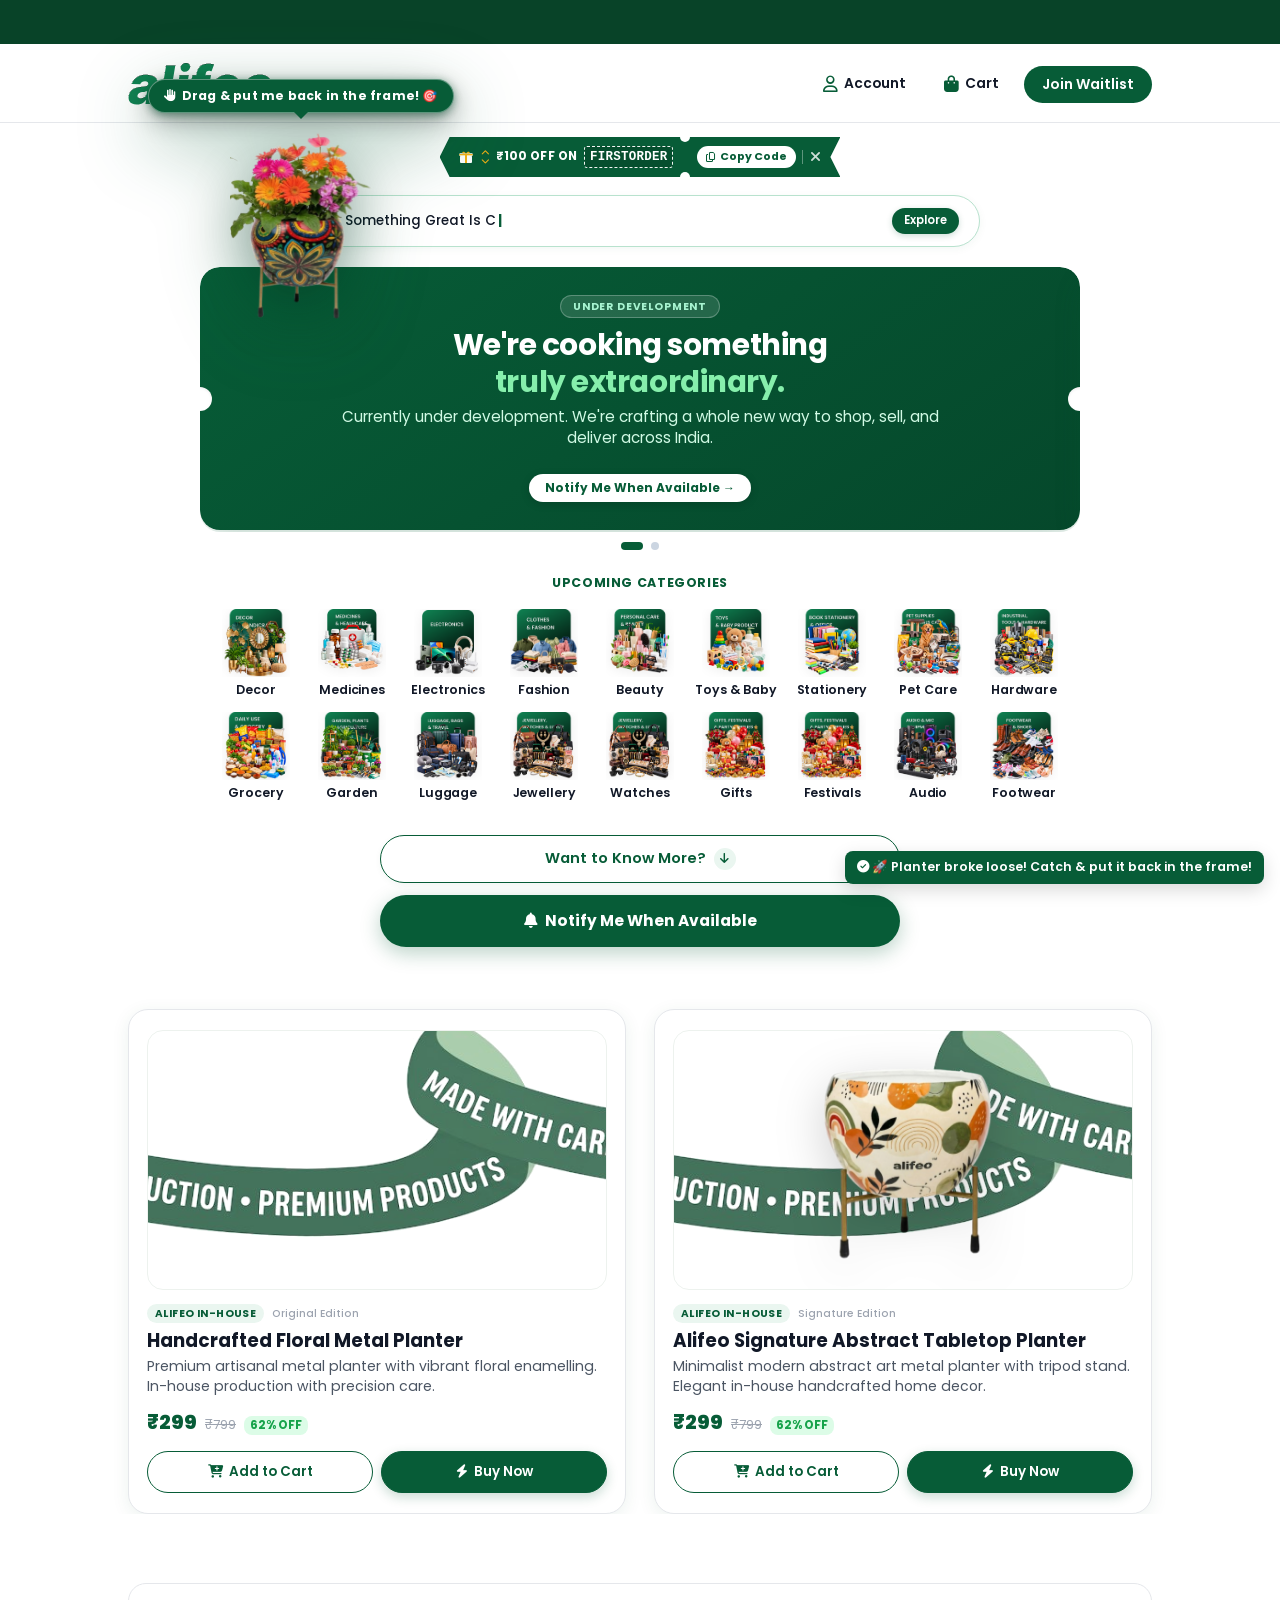
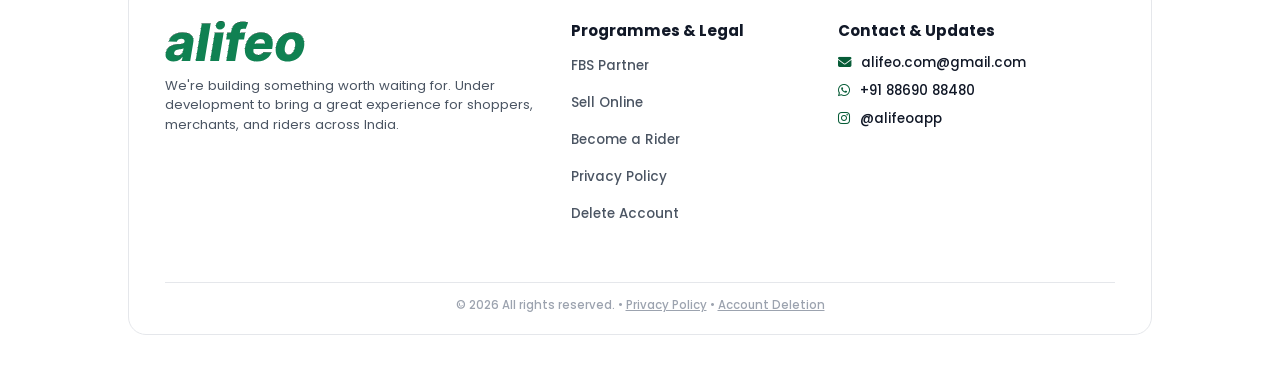
<file: index.html>
<!DOCTYPE html>
<html lang="en">

<head>
  <meta charset="UTF-8" />
  <meta name="viewport" content="width=device-width, initial-scale=1.0" />
  <title>Something Great Is Cooking! — Under Development</title>

  <!-- Favicon / Browser Tab Icon -->
  <link rel="icon" type="image/svg+xml" href="logo.svg" />
  <link rel="shortcut icon" href="logo.svg" />
  <link rel="alternate icon" type="image/png" href="logo.png" />
  <link rel="apple-touch-icon" href="logo.png" />

  <!-- Fonts -->
  <link rel="preconnect" href="https://fonts.googleapis.com">
  <link rel="preconnect" href="https://fonts.gstatic.com" crossorigin>
  <link
    href="https://fonts.googleapis.com/css2?family=Poppins:ital,wght@0,400;0,500;0,600;0,700;1,600;1,700&family=Inter:wght@400;500;600&display=swap"
    rel="stylesheet">

  <!-- FontAwesome Icons -->
  <link rel="stylesheet" href="https://cdnjs.cloudflare.com/ajax/libs/font-awesome/6.5.1/css/all.min.css" />
  <link rel="stylesheet" href="style.css" />
</head>

<body>

  <!-- 1. TOP SOLID DARK GREEN HEADER BAR -->
  <div class="top-solid-green-bar"></div>

  <!-- 2. NAVBAR (ALIFEO LOGO + JOIN WAITLIST BUTTON) -->
  <header class="clean-navbar">
    <div class="nav-container">
      <a href="index.html" class="brand-logo-link" aria-label="Logo">
        <img src="logo.svg" alt="Logo" class="alifeo-svg-logo" />
      </a>

      <div class="nav-right-actions">
        <!-- Desktop Only Account & Cart Icons (Hidden on Mobile) -->
        <a href="myorders.html" class="desktop-nav-icon-btn" title="My Orders &amp; Account">
          <i class="fa-regular fa-user"></i>
          <span>Account</span>
        </a>

        <a href="cart.html" class="desktop-nav-icon-btn desktop-cart-btn" title="Shopping Cart">
          <div class="desktop-cart-icon-wrapper">
            <i class="fa-solid fa-bag-shopping"></i>
            <span class="cart-count-badge" id="navCartCount">0</span>
          </div>
          <span>Cart</span>
        </a>

        <button class="btn-header-join" onclick="openWaitlistModal('general')">
          Join Waitlist
        </button>
      </div>
    </div>
  </header>

  <!-- 3. MAIN HERO CONTENT AREA -->
  <main class="hero-page-wrapper">
    <div class="container hero-container">

      <!-- STEP A: TICKET-CUT RIBBON -->
      <div class="hero-ribbon-row">
        <div class="ticket-ribbon-wrapper" id="ticketRibbon">
          <div class="ticket-ribbon-body">

            <div class="ribbon-left-items">
              <div class="gift-icon-svg">
                <svg viewBox="0 0 24 24" fill="none">
                  <rect x="3" y="10" width="18" height="11" rx="1.5" fill="white" />
                  <rect x="2" y="6.5" width="20" height="4" rx="1" fill="white" />
                  <rect x="10.5" y="6.5" width="3" height="14.5" fill="#f5b014" />
                  <rect x="2" y="7.5" width="20" height="2" fill="#f5b014" />
                  <path d="M12 6.5C10 3.5 6.5 3.5 6.5 5.5C6.5 7.5 10 6.5 12 6.5Z" fill="#f5b014" />
                  <path d="M12 6.5C14 3.5 17.5 3.5 17.5 5.5C17.5 7.5 14 6.5 12 6.5Z" fill="#f5b014" />
                </svg>
              </div>

              <div class="gold-chevrons">
                <i class="fa-solid fa-chevron-up"></i>
                <i class="fa-solid fa-chevron-down"></i>
              </div>

              <span class="ribbon-text-strong">₹100 OFF ON</span>
              <div class="dashed-code-badge" id="promoCodeVal">FIRSTORDER</div>
            </div>

            <div class="ticket-punches">
              <span class="punch-top"></span>
              <span class="punch-bottom"></span>
            </div>

            <div class="ribbon-right-items">
              <button type="button" class="btn-copy-ticket" id="copyTicketBtn" onclick="copyCouponCode('FIRSTORDER')">
                <i class="fa-regular fa-copy"></i>
                <span id="copyBtnLabel">Copy Code</span>
              </button>
              <div class="ribbon-divider"></div>
              <button type="button" class="btn-dismiss-ticket" onclick="dismissRibbon()" title="Close">
                <i class="fa-solid fa-xmark"></i>
              </button>
            </div>

          </div>
        </div>
      </div>

      <!-- STEP B: ANIMATED SEARCH BAR -->
      <div class="hero-search-row">
        <div class="animated-search-bar" id="animatedSearchBar" onclick="handleSearchBarClick()">
          <i class="fa-solid fa-magnifying-glass search-leading-icon"></i>
          <div class="search-text-container">
            <span class="search-dynamic-text" id="typewriterText"></span>
            <span class="cursor-blink">|</span>
          </div>
          <div class="search-action-chip" id="searchActionChip">
            <span id="chipLabel">Explore</span>
          </div>
        </div>
      </div>

      <!-- STEP C: TWO AUTO-SCROLLING DARK GREEN TICKET BANNERS WITH DOTS -->
      <div class="hero-ticket-carousel-row">
        <div class="ticket-carousel-viewport" id="ticketCarouselViewport">

          <!-- Slide 1: Under Development Banner -->
          <div class="ticket-carousel-slide">
            <div class="dark-green-ticket-card">
              <div class="ticket-half-circle cut-left"></div>
              <div class="ticket-half-circle cut-right"></div>

              <div class="ticket-card-content">
                <div class="under-dev-tag">
                  UNDER DEVELOPMENT
                </div>

                <h1 class="ticket-card-title">
                  We're cooking something <br />
                  <span class="title-lime-accent">truly extraordinary.</span>
                </h1>

                <p class="ticket-card-desc">
                  Currently under development. We're crafting a whole new way to shop, sell, and deliver across India.
                </p>

                <div class="ticket-notify-action" onclick="openWaitlistModal('general')">
                  <span>Notify Me When Available &rarr;</span>
                </div>
              </div>
            </div>
          </div>

          <!-- Slide 2: Interactive Game Invite Banner -->
          <div class="ticket-carousel-slide">
            <div class="dark-green-ticket-card game-slide-card" onclick="openGameModal()">
              <div class="ticket-half-circle cut-left"></div>
              <div class="ticket-half-circle cut-right"></div>

              <div class="ticket-card-content">
                <div class="under-dev-tag game-tag">
                  MINI BREAK
                </div>

                <h2 class="ticket-card-title">
                  While we are cooking, <br />
                  <span class="title-lime-accent">Play X / O Game!</span>
                </h2>

                <p class="ticket-card-desc">
                  Challenge our AI bot in a classic game of Tic-Tac-Toe while we prepare something great.
                </p>

                <div class="ticket-play-action">
                  <span>Tap to Play Now &rarr;</span>
                </div>
              </div>
            </div>
          </div>

        </div>

        <!-- Carousel Pagination Dots -->
        <div class="carousel-dots-row" id="carouselDots">
          <button class="carousel-dot active" onclick="goToSlide(0)" aria-label="Slide 1"></button>
          <button class="carousel-dot" onclick="goToSlide(1)" aria-label="Slide 2"></button>
        </div>
      </div>

      <!-- STEP D: UPCOMING CATEGORIES (Transparent Background, Raw Images Only, 2 Rows, No Scrollbar) -->
      <div class="hero-categories-row">
        <div class="categories-header-mini">
          <span>UPCOMING CATEGORIES</span>
          <small>Swipe &rarr;</small>
        </div>

        <div class="categories-scroll-container">
          <!-- Row 1 (Starting with Decor) -->
          <div class="cat-track-row">
            <div class="pure-cat-item">
              <div class="pure-cat-thumb">
                <img src="categories/cat-decor.png" alt="Decor & Handicraft" loading="lazy" />
              </div>
              <span class="pure-cat-name">Decor</span>
            </div>
            <div class="pure-cat-item">
              <div class="pure-cat-thumb">
                <img src="categories/Frame 1106 (1).png" alt="Medicines & Healthcare" loading="lazy" />
              </div>
              <span class="pure-cat-name">Medicines</span>
            </div>
            <div class="pure-cat-item">
              <div class="pure-cat-thumb">
                <img src="categories/Frame 1107.png" alt="Electronics" loading="lazy" />
              </div>
              <span class="pure-cat-name">Electronics</span>
            </div>
            <div class="pure-cat-item">
              <div class="pure-cat-thumb">
                <img src="categories/Frame 1108.png" alt="Clothes & Fashion" loading="lazy" />
              </div>
              <span class="pure-cat-name">Fashion</span>
            </div>
            <div class="pure-cat-item">
              <div class="pure-cat-thumb">
                <img src="categories/Frame 1109 (1).png" alt="Personal Care & Beauty" loading="lazy" />
              </div>
              <span class="pure-cat-name">Beauty</span>
            </div>
            <div class="pure-cat-item">
              <div class="pure-cat-thumb">
                <img src="categories/Frame 1109 (2).png" alt="Toys & Baby Product" loading="lazy" />
              </div>
              <span class="pure-cat-name">Toys & Baby</span>
            </div>
            <div class="pure-cat-item">
              <div class="pure-cat-thumb">
                <img src="categories/Frame 1110.png" alt="Book Stationery &amp; Office" loading="lazy" />
              </div>
              <span class="pure-cat-name">Stationery</span>
            </div>
            <div class="pure-cat-item">
              <div class="pure-cat-thumb">
                <img src="categories/Frame 1116 (1).png" alt="Pet Supplies &amp; Animal Care" loading="lazy" />
              </div>
              <span class="pure-cat-name">Pet Care</span>
            </div>
            <div class="pure-cat-item">
              <div class="pure-cat-thumb">
                <img src="categories/Frame 1116.png" alt="Industrial Tools &amp; Hardware" loading="lazy" />
              </div>
              <span class="pure-cat-name">Hardware</span>
            </div>
          </div>

          <!-- Row 2 (Starting with Grocery) -->
          <div class="cat-track-row">
            <div class="pure-cat-item">
              <div class="pure-cat-thumb">
                <img src="categories/cat-grocery.png" alt="Daily Use &amp; Grocery" loading="lazy" />
              </div>
              <span class="pure-cat-name">Grocery</span>
            </div>
            <div class="pure-cat-item">
              <div class="pure-cat-thumb">
                <img src="categories/Frame 1117.png" alt="Garden Plants &amp; Agriculture" loading="lazy" />
              </div>
              <span class="pure-cat-name">Garden</span>
            </div>
            <div class="pure-cat-item">
              <div class="pure-cat-thumb">
                <img src="categories/Frame 1118.png" alt="Luggage Bags &amp; Travel" loading="lazy" />
              </div>
              <span class="pure-cat-name">Luggage</span>
            </div>
            <div class="pure-cat-item">
              <div class="pure-cat-thumb">
                <img src="categories/Frame 1119 (1).png" alt="Jewellery &amp; Luxury" loading="lazy" />
              </div>
              <span class="pure-cat-name">Jewellery</span>
            </div>
            <div class="pure-cat-item">
              <div class="pure-cat-thumb">
                <img src="categories/Frame 1119.png" alt="Watches &amp; Luxury" loading="lazy" />
              </div>
              <span class="pure-cat-name">Watches</span>
            </div>
            <div class="pure-cat-item">
              <div class="pure-cat-thumb">
                <img src="categories/Frame 1120 (1).png" alt="Gifts &amp; Hampers" loading="lazy" />
              </div>
              <span class="pure-cat-name">Gifts</span>
            </div>
            <div class="pure-cat-item">
              <div class="pure-cat-thumb">
                <img src="categories/Frame 1120.png" alt="Festivals &amp; Party Supplies" loading="lazy" />
              </div>
              <span class="pure-cat-name">Festivals</span>
            </div>
            <div class="pure-cat-item">
              <div class="pure-cat-thumb">
                <img src="categories/Frame 1121.png" alt="Audio &amp; Mic Equipment" loading="lazy" />
              </div>
              <span class="pure-cat-name">Audio</span>
            </div>
            <div class="pure-cat-item">
              <div class="pure-cat-thumb">
                <img src="categories/Frame 1122.png" alt="Footwear &amp; Shoes" loading="lazy" />
              </div>
              <span class="pure-cat-name">Footwear</span>
            </div>
          </div>
        </div>
      </div>

      <!-- STEP E: COMPACT BOTTOM BUTTONS -->
      <div class="hero-buttons-row">
        <div class="compact-btn-stack">
          <button class="btn-want-to-know-compact" id="btnWantToKnow" onclick="toggleDetails()">
            <span class="btn-know-text">Want to Know More?</span>
            <span class="btn-know-icon"><i class="fa-solid fa-arrow-down" id="knowArrowIcon"></i></span>
          </button>

          <button class="btn-primary-join-compact" onclick="openWaitlistModal('general')">
            <i class="fa-solid fa-bell"></i> Notify Me When Available
          </button>
        </div>
      </div>

      <!-- STEP F: IN-HOUSE PRODUCT SHOWCASE WITH 3D RIBBON & ADD TO CART / BUY NOW -->
      <div class="inhouse-product-section">
        <!-- Product 1: Floral Planter (₹299) -->
        <div class="inhouse-showcase-card" id="cardProduct1">
          <div class="inhouse-visual-stage" id="stageProduct1">
            <div class="inhouse-ribbon-panoramic">
              <img src="ribbon-long-transparent.png" alt="Alifeo Original Ribbon"
                class="inhouse-ribbon-bg inhouse-ribbon-bg-1" />
            </div>
            <!-- Pot Artwork with Interactive Escape & Drag-Back Game -->
            <div class="inhouse-pot-wrapper" id="escapePotWrapper">
              <img src="product-pot.png" alt="Handcrafted Floral Metal Planter" class="inhouse-pot-artwork"
                id="escapePotImg" />
              <div class="pot-escape-catch-bubble" id="potCatchBubble">
                <i class="fa-solid fa-hand"></i> <span>Drag &amp; put me back in the frame! 🎯</span>
              </div>
            </div>
          </div>

          <div class="inhouse-product-info">
            <div class="inhouse-badge-row">
              <span class="inhouse-pill-tag">ALIFEO IN-HOUSE</span>
              <span class="inhouse-stock-tag">Original Edition</span>
            </div>
            <h3 class="inhouse-product-title">Handcrafted Floral Metal Planter</h3>
            <p class="inhouse-product-desc">
              Premium artisanal metal planter with vibrant floral enamelling. In-house production with precision care.
            </p>
            <div class="inhouse-price-row">
              <span class="price-current">₹299</span>
              <span class="price-mrp">₹799</span>
              <span class="price-discount">62% OFF</span>
            </div>
          </div>

          <div class="inhouse-actions-row">
            <button class="btn-add-to-cart"
              onclick="addToCart({ id: 'inhouse-planter-01', name: 'Handcrafted Floral Planter', price: 299, image: 'product-pot.png' })">
              <i class="fa-solid fa-cart-plus"></i> Add to Cart
            </button>
            <button class="btn-buy-now"
              onclick="handleBuyNowClick({ id: 'inhouse-planter-01', name: 'Handcrafted Floral Planter', price: 299, image: 'product-pot.png' })">
              <i class="fa-solid fa-bolt"></i> Buy Now
            </button>
          </div>
        </div>

        <!-- Product 2: Alifeo Signature Abstract Planter (₹299) -->
        <div class="inhouse-showcase-card inhouse-card-secondary" id="cardProduct2">
          <div class="inhouse-visual-stage" id="stageProduct2">
            <div class="inhouse-ribbon-panoramic">
              <img src="ribbon-long-transparent.png" alt="Alifeo Original Ribbon"
                class="inhouse-ribbon-bg inhouse-ribbon-bg-2" />
            </div>
            <img src="product-alifeo-pot.png" alt="Alifeo Signature Abstract Table Planter"
              class="inhouse-pot-artwork" />
          </div>

          <div class="inhouse-product-info">
            <div class="inhouse-badge-row">
              <span class="inhouse-pill-tag">ALIFEO IN-HOUSE</span>
              <span class="inhouse-stock-tag">Signature Edition</span>
            </div>
            <h3 class="inhouse-product-title">Alifeo Signature Abstract Tabletop Planter</h3>
            <p class="inhouse-product-desc">
              Minimalist modern abstract art metal planter with tripod stand. Elegant in-house handcrafted home decor.
            </p>
            <div class="inhouse-price-row">
              <span class="price-current">₹299</span>
              <span class="price-mrp">₹799</span>
              <span class="price-discount">62% OFF</span>
            </div>
          </div>

          <div class="inhouse-actions-row">
            <button class="btn-add-to-cart"
              onclick="addToCart({ id: 'inhouse-planter-02', name: 'Alifeo Signature Abstract Planter', price: 299, image: 'product-alifeo-pot.png' })">
              <i class="fa-solid fa-cart-plus"></i> Add to Cart
            </button>
            <button class="btn-buy-now"
              onclick="handleBuyNowClick({ id: 'inhouse-planter-02', name: 'Alifeo Signature Abstract Planter', price: 299, image: 'product-alifeo-pot.png' })">
              <i class="fa-solid fa-bolt"></i> Buy Now
            </button>
          </div>
        </div>
      </div>

    </div>
  </main>

  <!-- 4. REVEALABLE DETAILS SECTION (Opened on "Want to Know More?") -->
  <section class="revealed-details-section" id="detailsSection">
    <div class="container">
      <div class="details-card-box">

        <div class="details-header-text">
          <span class="section-micro-tag">THE VISION</span>
          <h2>One Marketplace. Endless Possibilities.</h2>
          <p>Here is what we are preparing for shoppers, businesses, and riders.</p>
        </div>

        <div class="ecosystem-cards-grid">
          <div class="feature-item-card">
            <div class="card-icon-round bg-green-light text-green">
              <i class="fa-solid fa-bag-shopping"></i>
            </div>
            <h3>Marketplace</h3>
            <p>One unified marketplace connecting local shops and national sellers with millions of customers across
              India.</p>
            <button class="btn-card-link" onclick="openWaitlistModal('seller')">
              Join as Seller &rarr;
            </button>
          </div>

          <div class="feature-item-card highlight-card">
            <div class="highlight-corner-badge">Zero Inventory</div>
            <div class="card-icon-round bg-green-solid text-white">
              <i class="fa-solid fa-shop"></i>
            </div>
            <h3>FBS Partner</h3>
            <p>Sell branded products without purchasing or maintaining inventory. High commissions on walk-in and online
              orders.</p>
            <button class="btn-fbs-solid-card" onclick="openWaitlistModal('fbs')">
              Join FBS Partner &rarr;
            </button>
          </div>

          <div class="feature-item-card">
            <div class="card-icon-round bg-green-light text-green">
              <i class="fa-solid fa-motorcycle"></i>
            </div>
            <h3>Express Delivery</h3>
            <p>Fast and convenient local delivery network. Flexible hours, great earnings, and priority routes for
              riders.</p>
            <button class="btn-card-link" onclick="openWaitlistModal('rider')">
              Join as Rider &rarr;
            </button>
          </div>
        </div>

        <div class="fbs-mini-container">
          <div class="fbs-mini-head">
            <h4>Become an FBS Partner</h4>
            <span>Sell More. Invest Less. Earn Commission.</span>
          </div>

          <div class="fbs-steps-list">
            <div class="fbs-step-mini">
              <span class="step-circle">1</span>
              <div><strong>No Stock Required</strong> — Zero upfront stock investment</div>
            </div>
            <div class="fbs-step-mini">
              <span class="step-circle">2</span>
              <div><strong>Sell Brand Products</strong> — Access high demand brand catalogs</div>
            </div>
            <div class="fbs-step-mini">
              <span class="step-circle">3</span>
              <div><strong>Get Orders</strong> — Direct customer orders assigned to you</div>
            </div>
            <div class="fbs-step-mini">
              <span class="step-circle">4</span>
              <div><strong>Manage Delivery</strong> — Coordinate customer fulfillment</div>
            </div>
            <div class="fbs-step-mini">
              <span class="step-circle highlight-circle"><i class="fa-solid fa-indian-rupee-sign"></i></span>
              <div><strong>Earn Commission</strong> — Payouts on walk-in & online sales</div>
            </div>
          </div>
        </div>

        <div class="details-form-box" id="quickForm">
          <div class="form-title-col">
            <h3>Register for Early Access</h3>
            <p>Fill this quick 30-second form to lock in founding benefits and receive email notifications.</p>
          </div>

          <form id="inlineWaitlistForm" class="clean-waitlist-form" onsubmit="handleFormSubmit(event, this)">
            <div class="form-grid-fields">
              <div class="form-group-item">
                <label>Select Role *</label>
                <select name="role" required class="input-ctrl">
                  <option value="FBS Partner">FBS Partner (Zero Stock Shop)</option>
                  <option value="Seller">Seller (Local or National)</option>
                  <option value="Rider">Rider (Delivery Partner)</option>
                  <option value="Customer">Early Shopper / General Member</option>
                </select>
              </div>

              <div class="form-group-item">
                <label>Full Name *</label>
                <input type="text" name="name" required placeholder="e.g. Rahul Sharma" class="input-ctrl" />
              </div>

              <div class="form-group-item">
                <label>Mobile Number *</label>
                <input type="tel" name="phone" required placeholder="e.g. 9876543210" class="input-ctrl" />
              </div>

              <div class="form-group-item">
                <label>Email Address *</label>
                <input type="email" name="email" required placeholder="e.g. rahul@example.com" class="input-ctrl" />
              </div>

              <div class="form-group-item full-width-field">
                <label>City & State *</label>
                <input type="text" name="city" required placeholder="e.g. New Delhi, Delhi" class="input-ctrl" />
              </div>
            </div>

            <button type="submit" class="btn-submit-action">
              <span class="btn-text">Submit My Application</span>
              <span class="btn-spinner" style="display:none;"><i class="fa-solid fa-spinner fa-spin"></i>
                Submitting...</span>
            </button>

            <div class="form-feedback-msg" id="inlineFeedback"></div>
          </form>
        </div>

      </div>
    </div>
  </section>

  <!-- 5. TIC-TAC-TOE (X / O) GAME MODAL -->
  <div class="game-modal-backdrop" id="gameModal">
    <div class="game-modal-window">
      <button class="modal-close-icon" onclick="closeGameModal()">&times;</button>

      <div class="game-header">
        <span class="game-pill">ALIFEO MINI BREAK UNDER DEVELOPMENT</span>
        <h3>Play X / O Game</h3>
        <p id="gameStatusText">Your turn: <strong>Player (X)</strong></p>
      </div>

      <div class="game-scoreboard">
        <div class="score-card player-x-card">
          <span class="sc-label">You (X)</span>
          <span class="sc-val" id="scoreX">0</span>
        </div>
        <div class="score-card ties-card">
          <span class="sc-label">Ties</span>
          <span class="sc-val" id="scoreTies">0</span>
        </div>
        <div class="score-card player-o-card">
          <span class="sc-label">Alifeo AI(O)</span>
          <span class="sc-val" id="scoreO">0</span>
        </div>
      </div>

      <div class="tictactoe-grid" id="tictactoeGrid">
        <button class="game-cell" data-index="0"></button>
        <button class="game-cell" data-index="1"></button>
        <button class="game-cell" data-index="2"></button>
        <button class="game-cell" data-index="3"></button>
        <button class="game-cell" data-index="4"></button>
        <button class="game-cell" data-index="5"></button>
        <button class="game-cell" data-index="6"></button>
        <button class="game-cell" data-index="7"></button>
        <button class="game-cell" data-index="8"></button>
      </div>

      <div class="game-footer-actions">
        <button class="btn-reset-game" onclick="resetGameBoard()">
          <i class="fa-solid fa-rotate-right"></i> Play Again
        </button>
        <button class="btn-game-join" onclick="closeGameModal(); openWaitlistModal('general');">
          Join Waitlist &rarr;
        </button>
      </div>
    </div>
  </div>

  <!-- 6. FOLDER-TAB SHAPED CARD FOOTER -->
  <footer class="folder-card-footer-section">
    <div class="container footer-container-outer">
      <div class="folder-tab-card-wrapper">
        <div class="folder-card-content">
          <div class="footer-brand-col">
            <img src="logo.svg" alt="Alifeo" class="alifeo-svg-logo footer-logo" />
            <p class="footer-desc">
              We're building something worth waiting for. Under development to bring a great experience for shoppers,
              merchants, and riders across India.
            </p>
          </div>

          <div class="footer-links-col">
            <h4>Programmes &amp; Legal</h4>
            <ul>
              <li><a href="javascript:void(0)" onclick="openWaitlistModal('fbs')">FBS Partner</a></li>
              <li><a href="javascript:void(0)" onclick="openWaitlistModal('seller')">Sell Online</a></li>
              <li><a href="javascript:void(0)" onclick="openWaitlistModal('rider')">Become a Rider</a></li>
              <li><a href="/privacy-policy/">Privacy Policy</a></li>
              <li><a href="/my-account/wpf-delete-account/">Delete Account</a></li>
            </ul>
          </div>

          <div class="footer-contact-col">
            <h4>Contact & Updates</h4>
            <p class="contact-item">
              <i class="fa-solid fa-envelope text-green"></i>
              <a href="mailto:alifeo.com@gmail.com">alifeo.com@gmail.com</a>
            </p>
            <p class="contact-item">
              <i class="fa-brands fa-whatsapp text-green"></i>
              <a href="https://wa.me/918869088480?text=Hello%20Alifeo!%20I%20have%20an%20inquiry." target="_blank"
                rel="noopener noreferrer">+91 88690 88480</a>
            </p>
            <p class="contact-item">
              <i class="fa-brands fa-instagram text-green"></i>
              <span class="contact-text-plain">@alifeoapp</span>
            </p>
          </div>

          <div class="folder-bottom-copyright">
            <p>&copy; <span id="currentYear">2026</span> All rights reserved. &bull; <a href="/privacy-policy/" style="color: inherit; text-decoration: underline;">Privacy Policy</a> &bull; <a href="/my-account/wpf-delete-account/" style="color: inherit; text-decoration: underline;">Account Deletion</a></p>
          </div>
        </div>
      </div>
    </div>
  </footer>

  <!-- 7. WAITLIST POPUP MODAL -->
  <div class="modal-backdrop" id="waitlistModal">
    <div class="modal-window">
      <button class="modal-close-icon" onclick="closeWaitlistModal()">&times;</button>

      <div class="modal-top">
        <span class="modal-pill" id="modalRoleBadge">JOIN WAITLIST</span>
        <h3 id="modalTitle">Join the Movement</h3>
        <p id="modalSubtitle">Be the first to know when registrations open in your area.</p>
      </div>

      <form id="modalForm" class="clean-waitlist-form" onsubmit="handleFormSubmit(event, this)">
        <input type="hidden" name="role" id="modalRoleInput" value="Waitlist" />

        <div class="form-group-item">
          <label>Full Name *</label>
          <input type="text" name="name" required placeholder="Enter your full name" class="input-ctrl" />
        </div>
        <div class="form-group-item">
          <label>Mobile Number *</label>
          <input type="tel" name="phone" required placeholder="Enter 10-digit mobile number" class="input-ctrl" />
        </div>
        <div class="form-group-item">
          <label>Email Address *</label>
          <input type="email" name="email" required placeholder="Enter email address" class="input-ctrl" />
        </div>
        <div class="form-group-item">
          <label>City & State *</label>
          <input type="text" name="city" required placeholder="e.g. Mumbai, Maharashtra" class="input-ctrl" />
        </div>

        <button type="submit" class="btn-submit-action">
          <span class="btn-text">Confirm Application</span>
          <span class="btn-spinner" style="display:none;"><i class="fa-solid fa-spinner fa-spin"></i>
            Submitting...</span>
        </button>

        <div class="form-feedback-msg" id="modalFeedback"></div>
      </form>
    </div>
  </div>

  <!-- 8. COOKING / CANNOT ACCEPT ORDERS NOTICE MODAL -->
  <div class="modal-backdrop" id="orderNoticeModal">
    <div class="modal-window notice-modal-window">
      <button class="modal-close-icon" onclick="closeOrderNoticeModal()">&times;</button>

      <div class="notice-modal-content">
        <div class="notice-icon-bubble">
          <i class="fa-solid fa-fire-burner"></i>
        </div>

        <span class="notice-pill-tag">CURRENTLY UNDER DEVELOPMENT</span>
        <h3 class="notice-modal-title">We're Cooking Something Great!</h3>

        <p class="notice-modal-desc">
          We are currently not accepting direct online orders right now as our store is in active development.
        </p>

        <div class="notice-apology-box">
          <i class="fa-solid fa-heart text-green"></i>
          <span>Sorry for the inconvenience. Your selected item is safely stored in your cart!</span>
        </div>

        <div class="notice-reach-section">
          <h4>Need this or have bulk inquiries? Reach us directly:</h4>

          <div class="notice-channel-list">
            <div class="channel-card instagram-card as-text-card">
              <i class="fa-brands fa-instagram"></i>
              <div>
                <strong>Instagram</strong>
                <span>@alifeoapp</span>
              </div>
            </div>

            <a href="https://wa.me/918869088480?text=Hello%20Alifeo%20Team!%20I%20am%20interested%20in%20your%20products."
              target="_blank" rel="noopener noreferrer" class="channel-card whatsapp-card">
              <i class="fa-brands fa-whatsapp"></i>
              <div>
                <strong>WhatsApp Support</strong>
                <span>+91 88690 88480</span>
              </div>
              <i class="fa-solid fa-arrow-up-right-from-square channel-ext"></i>
            </a>

            <a href="mailto:alifeo.com@gmail.com" class="channel-card email-card">
              <i class="fa-solid fa-envelope"></i>
              <div>
                <strong>Official Email</strong>
                <span>alifeo.com@gmail.com</span>
              </div>
              <i class="fa-solid fa-arrow-up-right-from-square channel-ext"></i>
            </a>
          </div>
        </div>

        <button class="btn-notice-dismiss" onclick="closeOrderNoticeModal()">
          Got It, Thanks!
        </button>
      </div>
    </div>
  </div>

  <!-- 9. FREE MINI POT GIVEAWAY MODAL (CLEAN WHITE TICKET STYLE) -->
  <div class="modal-backdrop" id="winRewardModal">
    <div class="modal-window reward-ticket-modal-window">
      <button class="modal-close-icon reward-ticket-close" onclick="closeRewardModal()">&times;</button>

      <!-- Clean Minimal White Ticket -->
      <div class="clean-white-giveaway-ticket">
        <!-- Top Row with Pot Image on Side -->
        <div class="giveaway-header-row">
          <div class="giveaway-text-col">
            <span class="giveaway-pill-tag"><i class="fa-solid fa-gift"></i> GIVEAWAY ENTRY</span>
            <h3 class="giveaway-title">Win a Free Mini Pot!</h3>
            <p class="giveaway-subtitle">Complete 3 quick steps to enter:</p>
          </div>
          <div class="giveaway-pot-col">
            <img src="product-pot.png" alt="Free Mini Pot" class="giveaway-pot-img" />
          </div>
        </div>

        <!-- Clean Perforation Divider -->
        <div class="giveaway-ticket-divider">
          <div class="gt-notch gt-notch-left"></div>
          <div class="gt-dash-line"></div>
          <div class="gt-notch gt-notch-right"></div>
        </div>

        <!-- Giveaway Steps & Announcement -->
        <div class="giveaway-body-content">
          <div class="giveaway-steps-list">
            <div class="giveaway-step-item">
              <span class="step-num">1</span>
              <p>Share with <strong>5 friends</strong> on WhatsApp.</p>
            </div>
            <div class="giveaway-step-item">
              <span class="step-num">2</span>
              <p>Post an IG story &amp; mention <strong>@alifeoapp</strong>.</p>
            </div>
            <div class="giveaway-step-item">
              <span class="step-num">3</span>
              <p>Send screenshots to DM <strong>@alifeoapp</strong>.</p>
            </div>
          </div>

          <!-- Weekly Winner Notice -->
          <div class="giveaway-weekly-announcement">
            <i class="fa-solid fa-trophy"></i>
            <span>Weekly winners announced on Instagram <strong>@alifeoapp</strong></span>
          </div>

          <!-- Action Buttons -->
          <div class="giveaway-action-buttons">
            <button type="button" class="btn-giveaway-whatsapp" onclick="shareWithFriendsWhatsApp()">
              <i class="fa-brands fa-whatsapp"></i> Share on WhatsApp
            </button>
            <div class="btn-giveaway-insta as-text-btn">
              <i class="fa-brands fa-instagram"></i> Send SS to @alifeoapp
            </div>
          </div>
        </div>
      </div>
    </div>
  </div>

  <div class="toast-notification" id="toast"></div>

  <script src="script.js"></script>
</body>

</html>
</file>
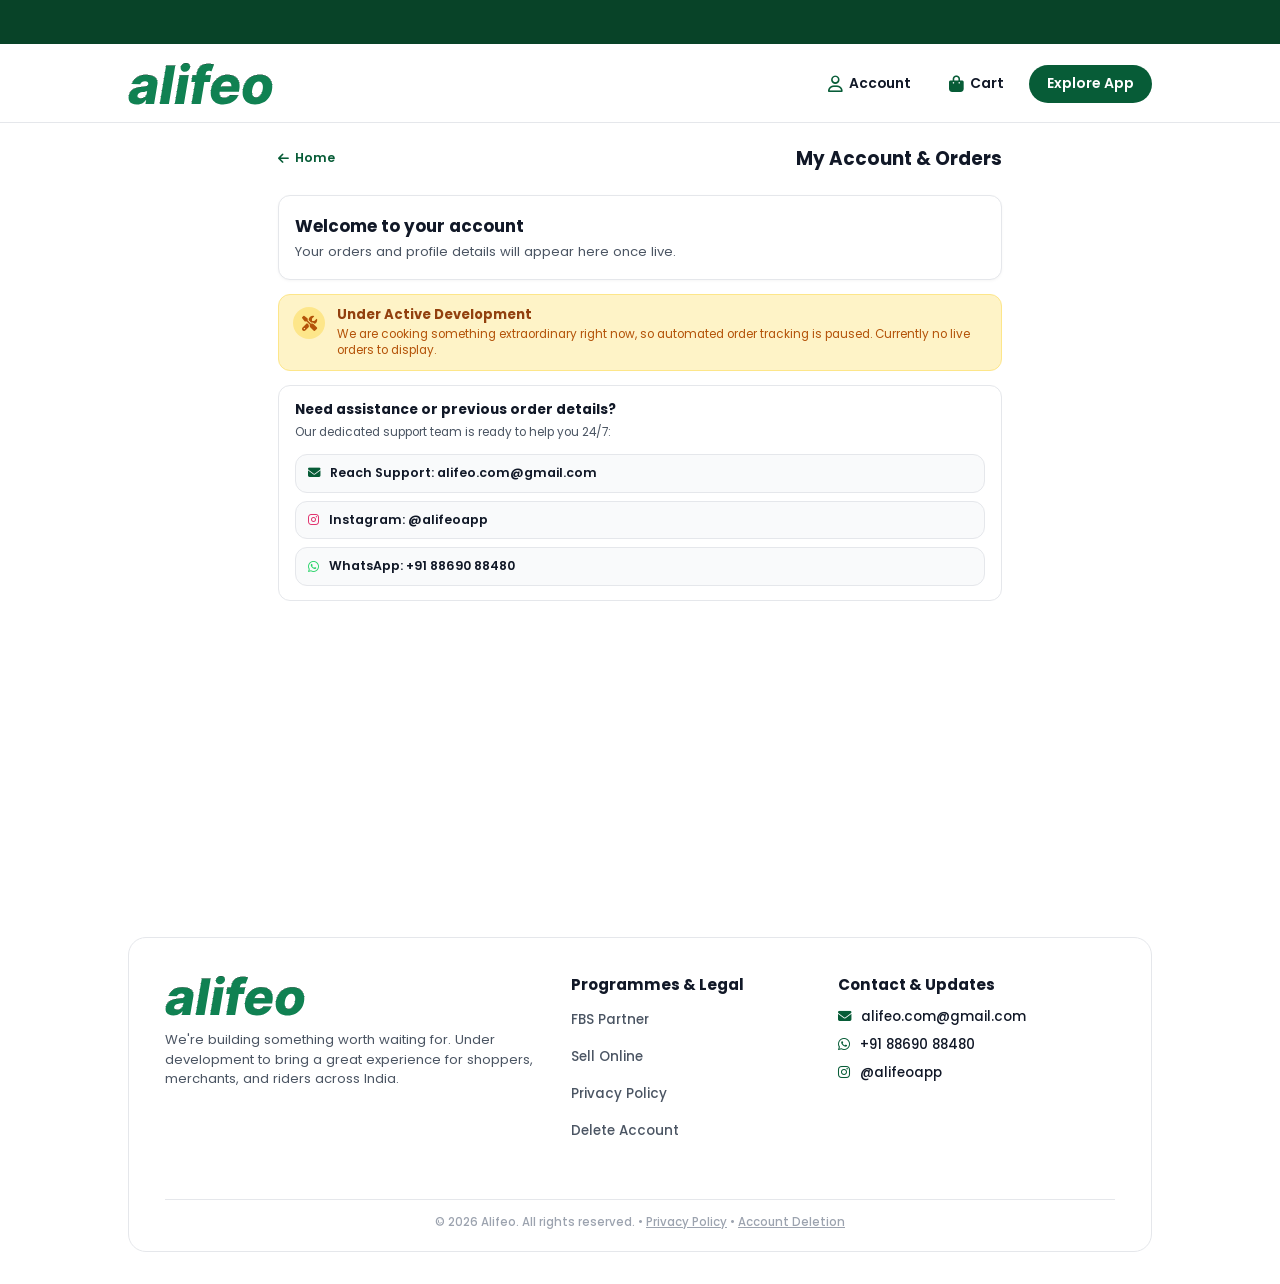
<file: myorders/index.html>
<!DOCTYPE html>
<html lang="en">
<head>
  <meta charset="UTF-8" />
  <meta http-equiv="refresh" content="0; url=/myorders.html" />
  <link rel="canonical" href="/myorders.html" />
  <title>Redirecting to My Orders...</title>
  <script>
    window.location.replace("/myorders.html");
  </script>
</head>
<body>
  <p>Redirecting to <a href="/myorders.html">My Orders — Alifeo</a>...</p>
</body>
</html>
</file>
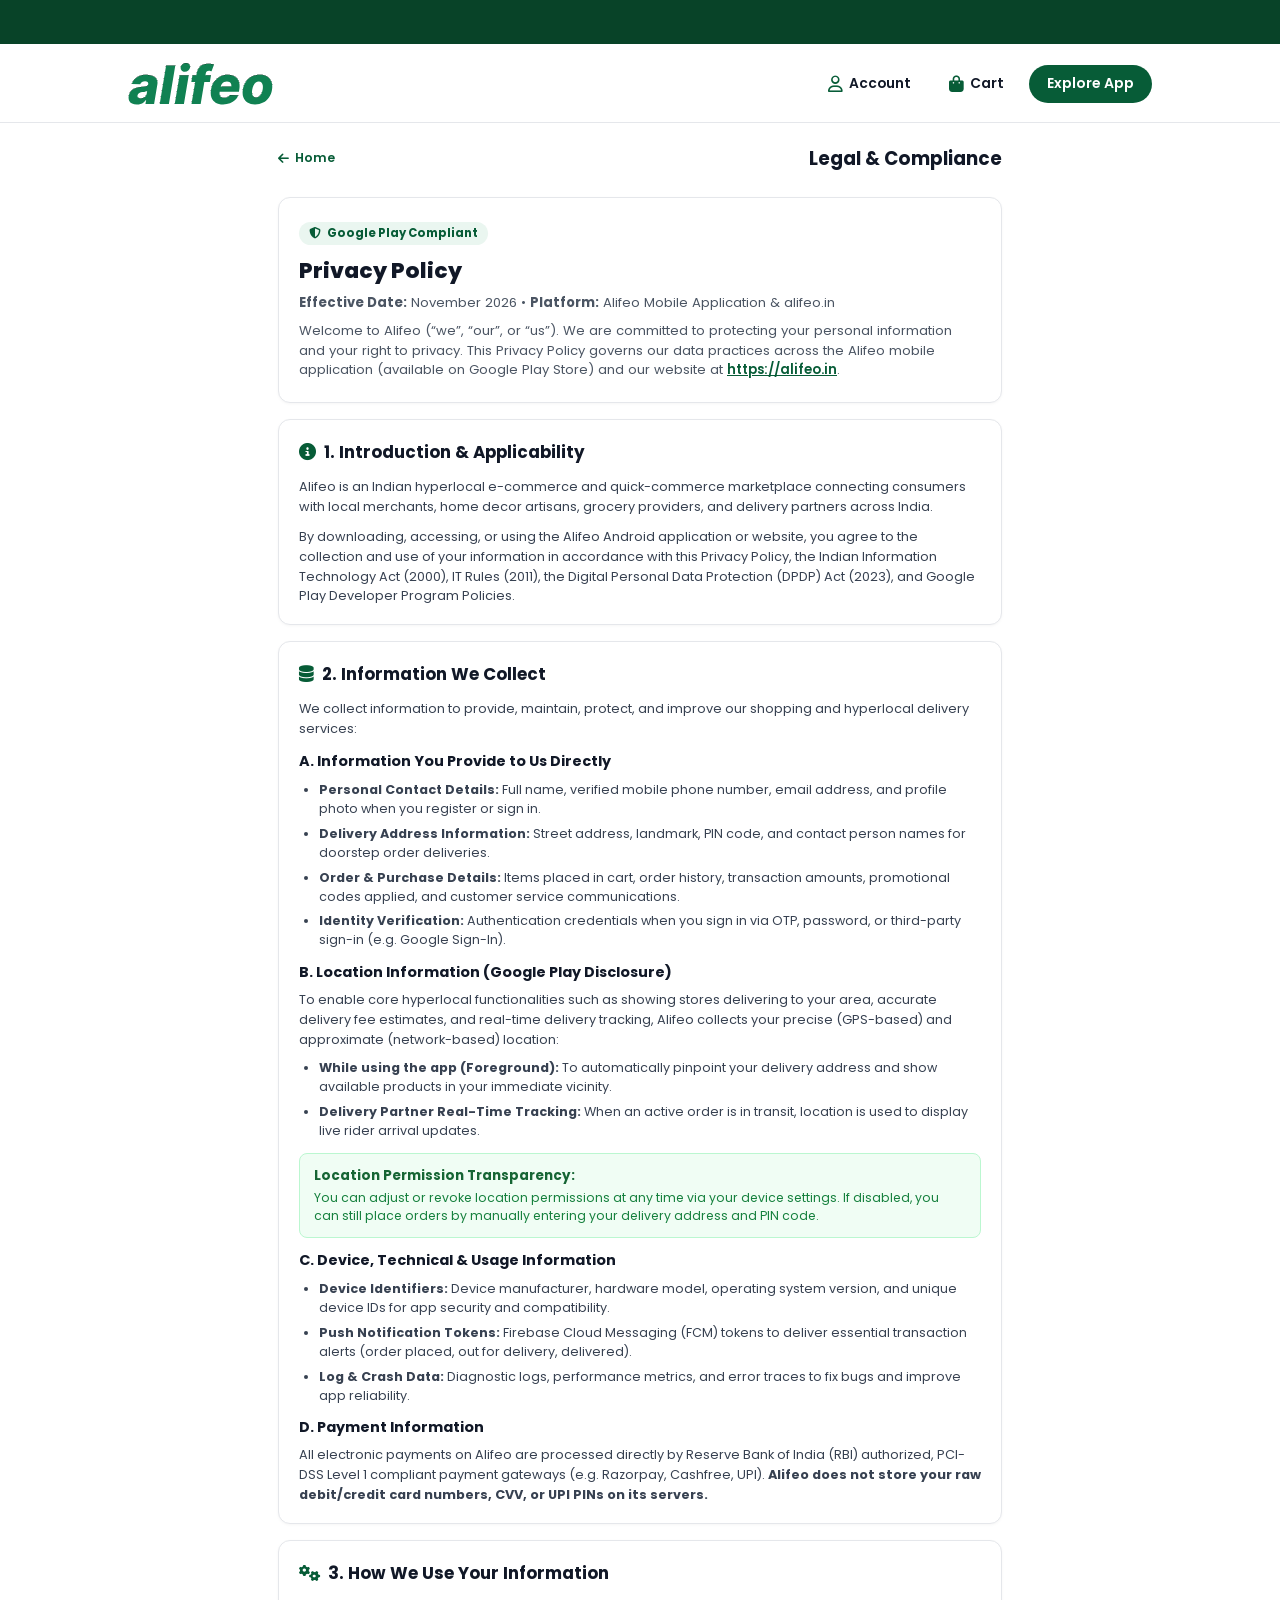
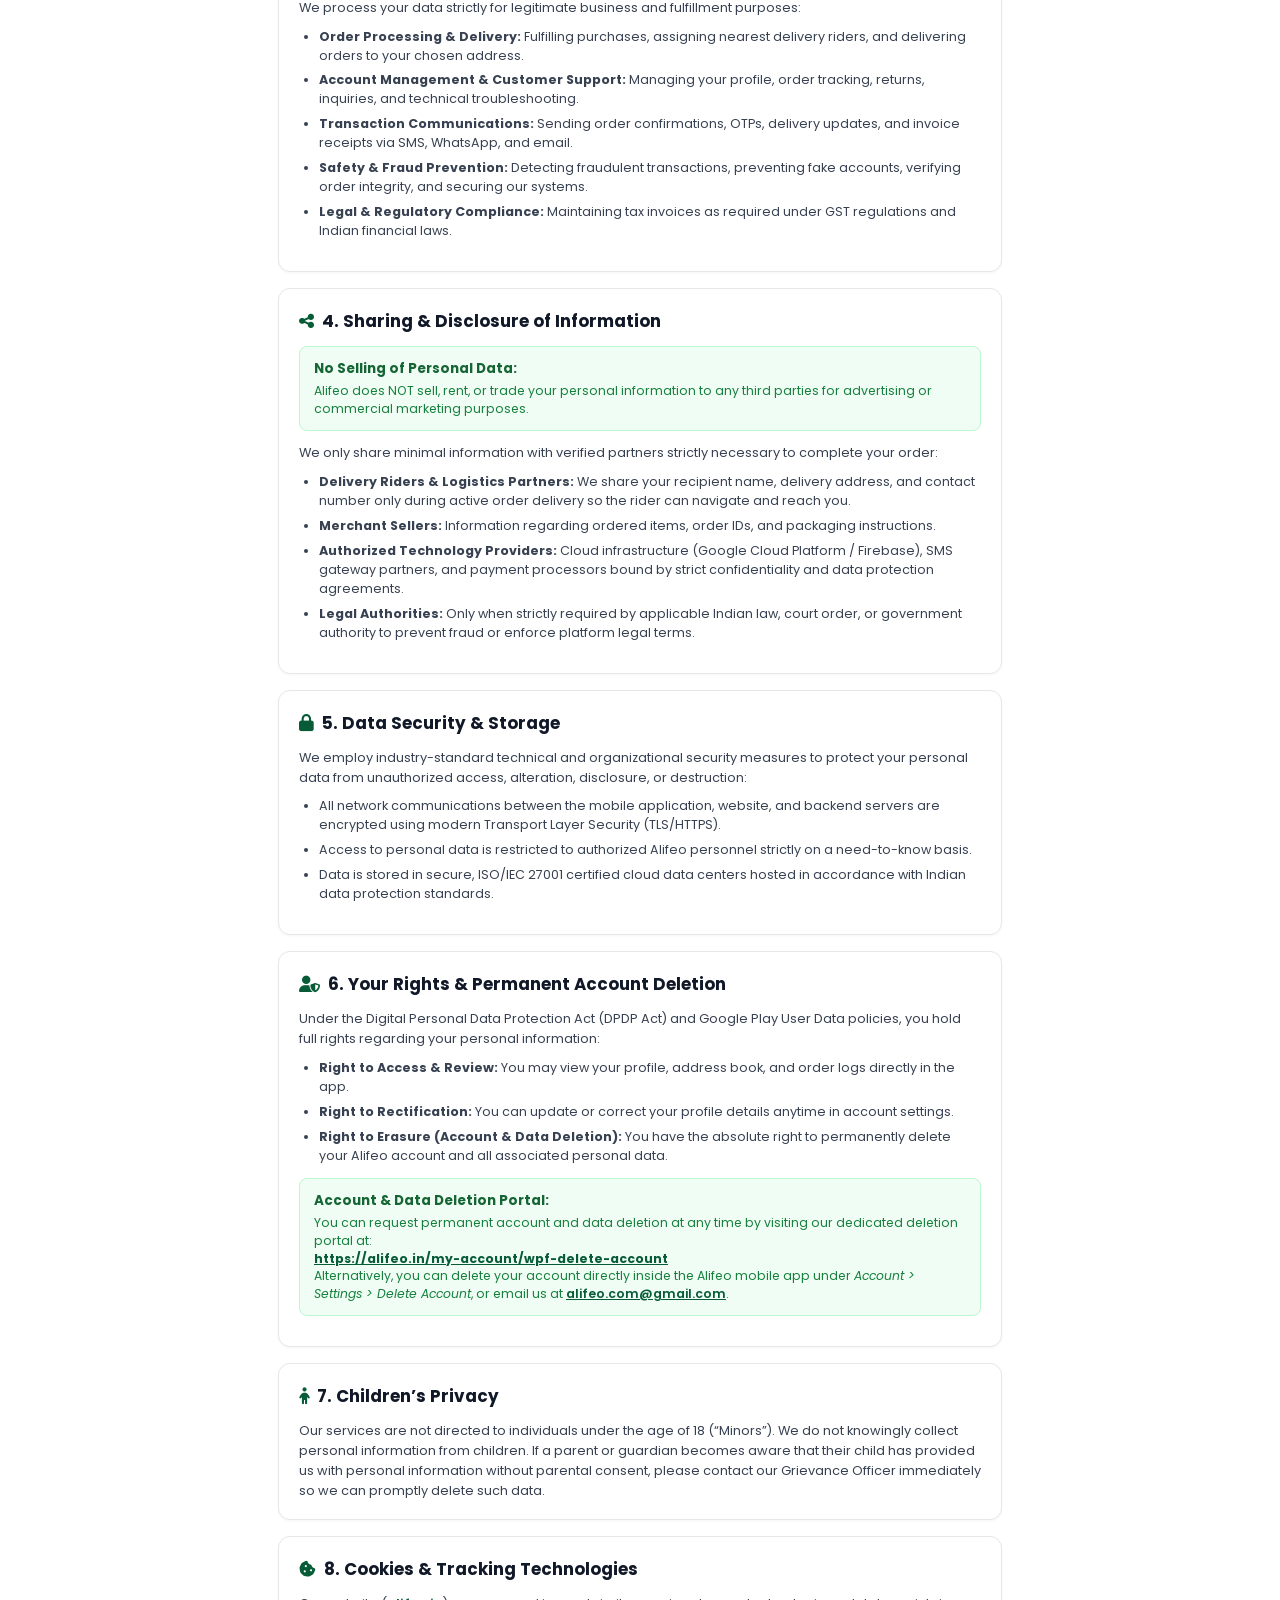
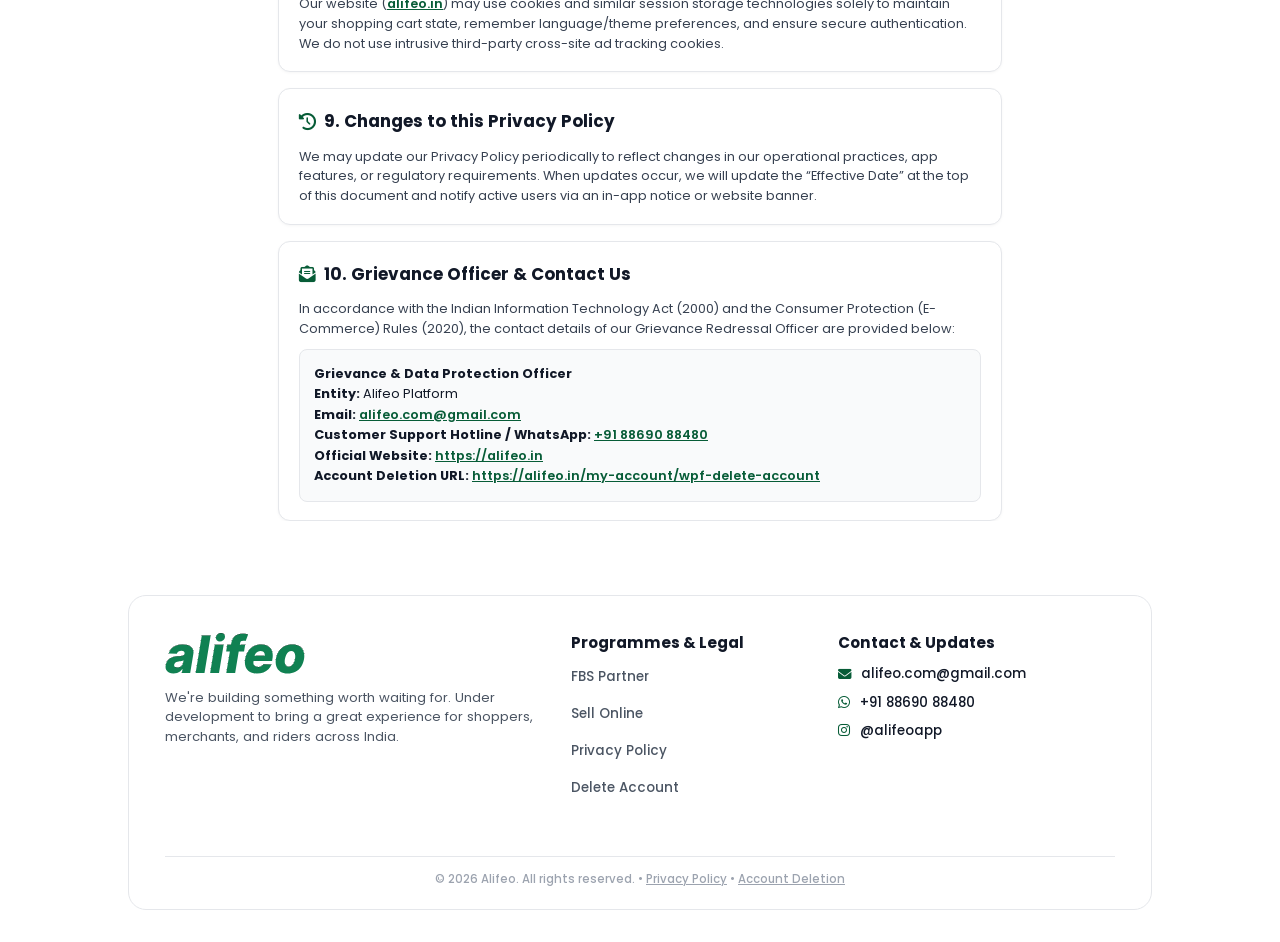
<file: privacy-policy/index.html>
<!DOCTYPE html>
<html lang="en">

<head>
  <meta charset="UTF-8" />
  <meta name="viewport" content="width=device-width, initial-scale=1.0" />
  <title>Privacy Policy — Alifeo</title>
  <meta name="description"
    content="Official Privacy Policy for Alifeo platform, website (alifeo.in) and mobile applications. Compliant with Google Play Store User Data & Privacy policies." />
  <link rel="canonical" href="https://alifeo.in/privacy-policy/" />

  <!-- Favicon / Browser Tab Icon -->
  <link rel="icon" type="image/svg+xml" href="/logo.svg" />
  <link rel="shortcut icon" href="/logo.svg" />
  <link rel="alternate icon" type="image/png" href="/logo.png" />
  <link rel="apple-touch-icon" href="/logo.png" />

  <link rel="preconnect" href="https://fonts.googleapis.com">
  <link rel="preconnect" href="https://fonts.gstatic.com" crossorigin>
  <link href="https://fonts.googleapis.com/css2?family=Poppins:wght@400;500;600;700;800&display=swap" rel="stylesheet">
  <link rel="stylesheet" href="https://cdnjs.cloudflare.com/ajax/libs/font-awesome/6.5.1/css/all.min.css" />
  <link rel="stylesheet" href="/style.css" />
</head>

<body>

  <!-- Top Bar -->
  <div class="top-solid-green-bar"></div>

  <!-- Navbar -->
  <header class="clean-navbar">
    <div class="nav-container">
      <a href="/index.html" class="brand-logo-link" aria-label="Alifeo">
        <img src="/logo.svg" alt="Alifeo Logo" class="alifeo-svg-logo" />
      </a>

      <div class="nav-right-actions">
        <!-- Desktop Navigation Items -->
        <a href="/myorders.html" class="desktop-nav-icon-btn" title="My Orders &amp; Account">
          <i class="fa-regular fa-user"></i>
          <span>Account</span>
        </a>

        <a href="/cart.html" class="desktop-nav-icon-btn desktop-cart-btn" title="Shopping Cart">
          <div class="desktop-cart-icon-wrapper">
            <i class="fa-solid fa-bag-shopping"></i>
          </div>
          <span>Cart</span>
        </a>

        <a href="/index.html" class="btn-header-join">
          Explore App
        </a>
      </div>
    </div>
  </header>

  <main class="page-body-container">
    <div class="container privacy-page-container">

      <!-- Breadcrumb / Back Link -->
      <div class="subpage-top-bar" style="display: flex !important;">
        <a href="/index.html" class="btn-back-link"><i class="fa-solid fa-arrow-left"></i> Home</a>
        <h2>Legal &amp; Compliance</h2>
      </div>

      <!-- Header Card -->
      <div class="privacy-header-card">
        <span class="privacy-meta-badge"><i class="fa-solid fa-shield-halved"></i> Google Play Compliant</span>
        <h1>Privacy Policy</h1>
        <p><strong>Effective Date:</strong> November 2026 &bull; <strong>Platform:</strong> Alifeo Mobile Application &amp; alifeo.in</p>
        <p style="margin-top: 8px;">
          Welcome to Alifeo (&ldquo;we&rdquo;, &ldquo;our&rdquo;, or &ldquo;us&rdquo;). We are committed to protecting your personal information and your right to privacy. This Privacy Policy governs our data practices across the Alifeo mobile application (available on Google Play Store) and our website at <a href="https://alifeo.in" class="privacy-link">https://alifeo.in</a>.
        </p>
      </div>

      <!-- Section 1: Overview & Scope -->
      <div class="privacy-section-card">
        <h2><i class="fa-solid fa-circle-info text-green"></i> 1. Introduction &amp; Applicability</h2>
        <p>
          Alifeo is an Indian hyperlocal e-commerce and quick-commerce marketplace connecting consumers with local merchants, home decor artisans, grocery providers, and delivery partners across India.
        </p>
        <p>
          By downloading, accessing, or using the Alifeo Android application or website, you agree to the collection and use of your information in accordance with this Privacy Policy, the Indian Information Technology Act (2000), IT Rules (2011), the Digital Personal Data Protection (DPDP) Act (2023), and Google Play Developer Program Policies.
        </p>
      </div>

      <!-- Section 2: Information We Collect -->
      <div class="privacy-section-card">
        <h2><i class="fa-solid fa-database text-green"></i> 2. Information We Collect</h2>
        <p>We collect information to provide, maintain, protect, and improve our shopping and hyperlocal delivery services:</p>

        <h3>A. Information You Provide to Us Directly</h3>
        <ul>
          <li><strong>Personal Contact Details:</strong> Full name, verified mobile phone number, email address, and profile photo when you register or sign in.</li>
          <li><strong>Delivery Address Information:</strong> Street address, landmark, PIN code, and contact person names for doorstep order deliveries.</li>
          <li><strong>Order &amp; Purchase Details:</strong> Items placed in cart, order history, transaction amounts, promotional codes applied, and customer service communications.</li>
          <li><strong>Identity Verification:</strong> Authentication credentials when you sign in via OTP, password, or third-party sign-in (e.g. Google Sign-In).</li>
        </ul>

        <h3>B. Location Information (Google Play Disclosure)</h3>
        <p>
          To enable core hyperlocal functionalities such as showing stores delivering to your area, accurate delivery fee estimates, and real-time delivery tracking, Alifeo collects your precise (GPS-based) and approximate (network-based) location:
        </p>
        <ul>
          <li><strong>While using the app (Foreground):</strong> To automatically pinpoint your delivery address and show available products in your immediate vicinity.</li>
          <li><strong>Delivery Partner Real-Time Tracking:</strong> When an active order is in transit, location is used to display live rider arrival updates.</li>
        </ul>
        <div class="privacy-highlight-box">
          <strong>Location Permission Transparency:</strong>
          <p>You can adjust or revoke location permissions at any time via your device settings. If disabled, you can still place orders by manually entering your delivery address and PIN code.</p>
        </div>

        <h3>C. Device, Technical &amp; Usage Information</h3>
        <ul>
          <li><strong>Device Identifiers:</strong> Device manufacturer, hardware model, operating system version, and unique device IDs for app security and compatibility.</li>
          <li><strong>Push Notification Tokens:</strong> Firebase Cloud Messaging (FCM) tokens to deliver essential transaction alerts (order placed, out for delivery, delivered).</li>
          <li><strong>Log &amp; Crash Data:</strong> Diagnostic logs, performance metrics, and error traces to fix bugs and improve app reliability.</li>
        </ul>

        <h3>D. Payment Information</h3>
        <p>
          All electronic payments on Alifeo are processed directly by Reserve Bank of India (RBI) authorized, PCI-DSS Level 1 compliant payment gateways (e.g. Razorpay, Cashfree, UPI). <strong>Alifeo does not store your raw debit/credit card numbers, CVV, or UPI PINs on its servers.</strong>
        </p>
      </div>

      <!-- Section 3: How We Use Your Information -->
      <div class="privacy-section-card">
        <h2><i class="fa-solid fa-gears text-green"></i> 3. How We Use Your Information</h2>
        <p>We process your data strictly for legitimate business and fulfillment purposes:</p>
        <ul>
          <li><strong>Order Processing &amp; Delivery:</strong> Fulfilling purchases, assigning nearest delivery riders, and delivering orders to your chosen address.</li>
          <li><strong>Account Management &amp; Customer Support:</strong> Managing your profile, order tracking, returns, inquiries, and technical troubleshooting.</li>
          <li><strong>Transaction Communications:</strong> Sending order confirmations, OTPs, delivery updates, and invoice receipts via SMS, WhatsApp, and email.</li>
          <li><strong>Safety &amp; Fraud Prevention:</strong> Detecting fraudulent transactions, preventing fake accounts, verifying order integrity, and securing our systems.</li>
          <li><strong>Legal &amp; Regulatory Compliance:</strong> Maintaining tax invoices as required under GST regulations and Indian financial laws.</li>
        </ul>
      </div>

      <!-- Section 4: Sharing & Disclosure of Information -->
      <div class="privacy-section-card">
        <h2><i class="fa-solid fa-share-nodes text-green"></i> 4. Sharing &amp; Disclosure of Information</h2>
        <div class="privacy-highlight-box">
          <strong>No Selling of Personal Data:</strong>
          <p>Alifeo does NOT sell, rent, or trade your personal information to any third parties for advertising or commercial marketing purposes.</p>
        </div>
        <p>We only share minimal information with verified partners strictly necessary to complete your order:</p>
        <ul>
          <li><strong>Delivery Riders &amp; Logistics Partners:</strong> We share your recipient name, delivery address, and contact number only during active order delivery so the rider can navigate and reach you.</li>
          <li><strong>Merchant Sellers:</strong> Information regarding ordered items, order IDs, and packaging instructions.</li>
          <li><strong>Authorized Technology Providers:</strong> Cloud infrastructure (Google Cloud Platform / Firebase), SMS gateway partners, and payment processors bound by strict confidentiality and data protection agreements.</li>
          <li><strong>Legal Authorities:</strong> Only when strictly required by applicable Indian law, court order, or government authority to prevent fraud or enforce platform legal terms.</li>
        </ul>
      </div>

      <!-- Section 5: Data Security & Storage -->
      <div class="privacy-section-card">
        <h2><i class="fa-solid fa-lock text-green"></i> 5. Data Security &amp; Storage</h2>
        <p>
          We employ industry-standard technical and organizational security measures to protect your personal data from unauthorized access, alteration, disclosure, or destruction:
        </p>
        <ul>
          <li>All network communications between the mobile application, website, and backend servers are encrypted using modern Transport Layer Security (TLS/HTTPS).</li>
          <li>Access to personal data is restricted to authorized Alifeo personnel strictly on a need-to-know basis.</li>
          <li>Data is stored in secure, ISO/IEC 27001 certified cloud data centers hosted in accordance with Indian data protection standards.</li>
        </ul>
      </div>

      <!-- Section 6: User Rights & Account Deletion -->
      <div class="privacy-section-card">
        <h2><i class="fa-solid fa-user-shield text-green"></i> 6. Your Rights &amp; Permanent Account Deletion</h2>
        <p>
          Under the Digital Personal Data Protection Act (DPDP Act) and Google Play User Data policies, you hold full rights regarding your personal information:
        </p>
        <ul>
          <li><strong>Right to Access &amp; Review:</strong> You may view your profile, address book, and order logs directly in the app.</li>
          <li><strong>Right to Rectification:</strong> You can update or correct your profile details anytime in account settings.</li>
          <li><strong>Right to Erasure (Account &amp; Data Deletion):</strong> You have the absolute right to permanently delete your Alifeo account and all associated personal data.</li>
        </ul>

        <div class="privacy-highlight-box">
          <strong>Account &amp; Data Deletion Portal:</strong>
          <p>
            You can request permanent account and data deletion at any time by visiting our dedicated deletion portal at:
            <br />
            <a href="https://alifeo.in/my-account/wpf-delete-account" class="privacy-link" style="font-weight: 700; word-break: break-all;">https://alifeo.in/my-account/wpf-delete-account</a>
            <br />
            Alternatively, you can delete your account directly inside the Alifeo mobile app under <em>Account &gt; Settings &gt; Delete Account</em>, or email us at <a href="mailto:alifeo.com@gmail.com" class="privacy-link">alifeo.com@gmail.com</a>.
          </p>
        </div>
      </div>

      <!-- Section 7: Children's Privacy -->
      <div class="privacy-section-card">
        <h2><i class="fa-solid fa-child text-green"></i> 7. Children&rsquo;s Privacy</h2>
        <p>
          Our services are not directed to individuals under the age of 18 (&ldquo;Minors&rdquo;). We do not knowingly collect personal information from children. If a parent or guardian becomes aware that their child has provided us with personal information without parental consent, please contact our Grievance Officer immediately so we can promptly delete such data.
        </p>
      </div>

      <!-- Section 8: Cookies & Tracking Technologies -->
      <div class="privacy-section-card">
        <h2><i class="fa-solid fa-cookie-bite text-green"></i> 8. Cookies &amp; Tracking Technologies</h2>
        <p>
          Our website (<a href="https://alifeo.in" class="privacy-link">alifeo.in</a>) may use cookies and similar session storage technologies solely to maintain your shopping cart state, remember language/theme preferences, and ensure secure authentication. We do not use intrusive third-party cross-site ad tracking cookies.
        </p>
      </div>

      <!-- Section 9: Updates to this Policy -->
      <div class="privacy-section-card">
        <h2><i class="fa-solid fa-clock-rotate-left text-green"></i> 9. Changes to this Privacy Policy</h2>
        <p>
          We may update our Privacy Policy periodically to reflect changes in our operational practices, app features, or regulatory requirements. When updates occur, we will update the &ldquo;Effective Date&rdquo; at the top of this document and notify active users via an in-app notice or website banner.
        </p>
      </div>

      <!-- Section 10: Grievance Officer & Contact Information -->
      <div class="privacy-section-card">
        <h2><i class="fa-solid fa-envelope-open-text text-green"></i> 10. Grievance Officer &amp; Contact Us</h2>
        <p>
          In accordance with the Indian Information Technology Act (2000) and the Consumer Protection (E-Commerce) Rules (2020), the contact details of our Grievance Redressal Officer are provided below:
        </p>
        <div style="background: #f9fafb; border: 1px solid var(--border-subtle); border-radius: 8px; padding: 14px; font-size: 0.8rem; line-height: 1.6; color: var(--text-main);">
          <strong>Grievance &amp; Data Protection Officer</strong><br />
          <strong>Entity:</strong> Alifeo Platform<br />
          <strong>Email:</strong> <a href="mailto:alifeo.com@gmail.com" class="privacy-link">alifeo.com@gmail.com</a><br />
          <strong>Customer Support Hotline / WhatsApp:</strong> <a href="https://wa.me/918869088480" class="privacy-link">+91 88690 88480</a><br />
          <strong>Official Website:</strong> <a href="https://alifeo.in" class="privacy-link">https://alifeo.in</a><br />
          <strong>Account Deletion URL:</strong> <a href="https://alifeo.in/my-account/wpf-delete-account" class="privacy-link">https://alifeo.in/my-account/wpf-delete-account</a>
        </div>
      </div>

    </div>
  </main>

  <!-- Footer -->
  <footer class="folder-card-footer-section">
    <div class="container footer-container-outer">
      <div class="folder-tab-card-wrapper">
        <div class="folder-card-content">
          <div class="footer-brand-col">
            <img src="/logo.svg" alt="Alifeo" class="alifeo-svg-logo footer-logo" />
            <p class="footer-desc">
              We're building something worth waiting for. Under development to bring a great experience for shoppers,
              merchants, and riders across India.
            </p>
          </div>
          <div class="footer-links-col">
            <h4>Programmes &amp; Legal</h4>
            <ul>
              <li><a href="/index.html">FBS Partner</a></li>
              <li><a href="/index.html">Sell Online</a></li>
              <li><a href="/privacy-policy/">Privacy Policy</a></li>
              <li><a href="/my-account/wpf-delete-account/">Delete Account</a></li>
            </ul>
          </div>
          <div class="footer-contact-col">
            <h4>Contact &amp; Updates</h4>
            <p class="contact-item"><i class="fa-solid fa-envelope text-green"></i> <a
                href="mailto:alifeo.com@gmail.com">alifeo.com@gmail.com</a></p>
            <p class="contact-item"><i class="fa-brands fa-whatsapp text-green"></i> <a
                href="https://wa.me/918869088480?text=Hello%20Alifeo!%20I%20have%20an%20inquiry." target="_blank"
                rel="noopener noreferrer">+91 88690 88480</a></p>
            <p class="contact-item"><i class="fa-brands fa-instagram text-green"></i> <span
                class="contact-text-plain">@alifeoapp</span></p>
          </div>
          <div class="folder-bottom-copyright">
            <p>&copy; 2026 Alifeo. All rights reserved. &bull; <a href="/privacy-policy/" style="color: inherit; text-decoration: underline;">Privacy Policy</a> &bull; <a href="/my-account/wpf-delete-account/" style="color: inherit; text-decoration: underline;">Account Deletion</a></p>
          </div>
        </div>
      </div>
    </div>
  </footer>

</body>

</html>
</file>
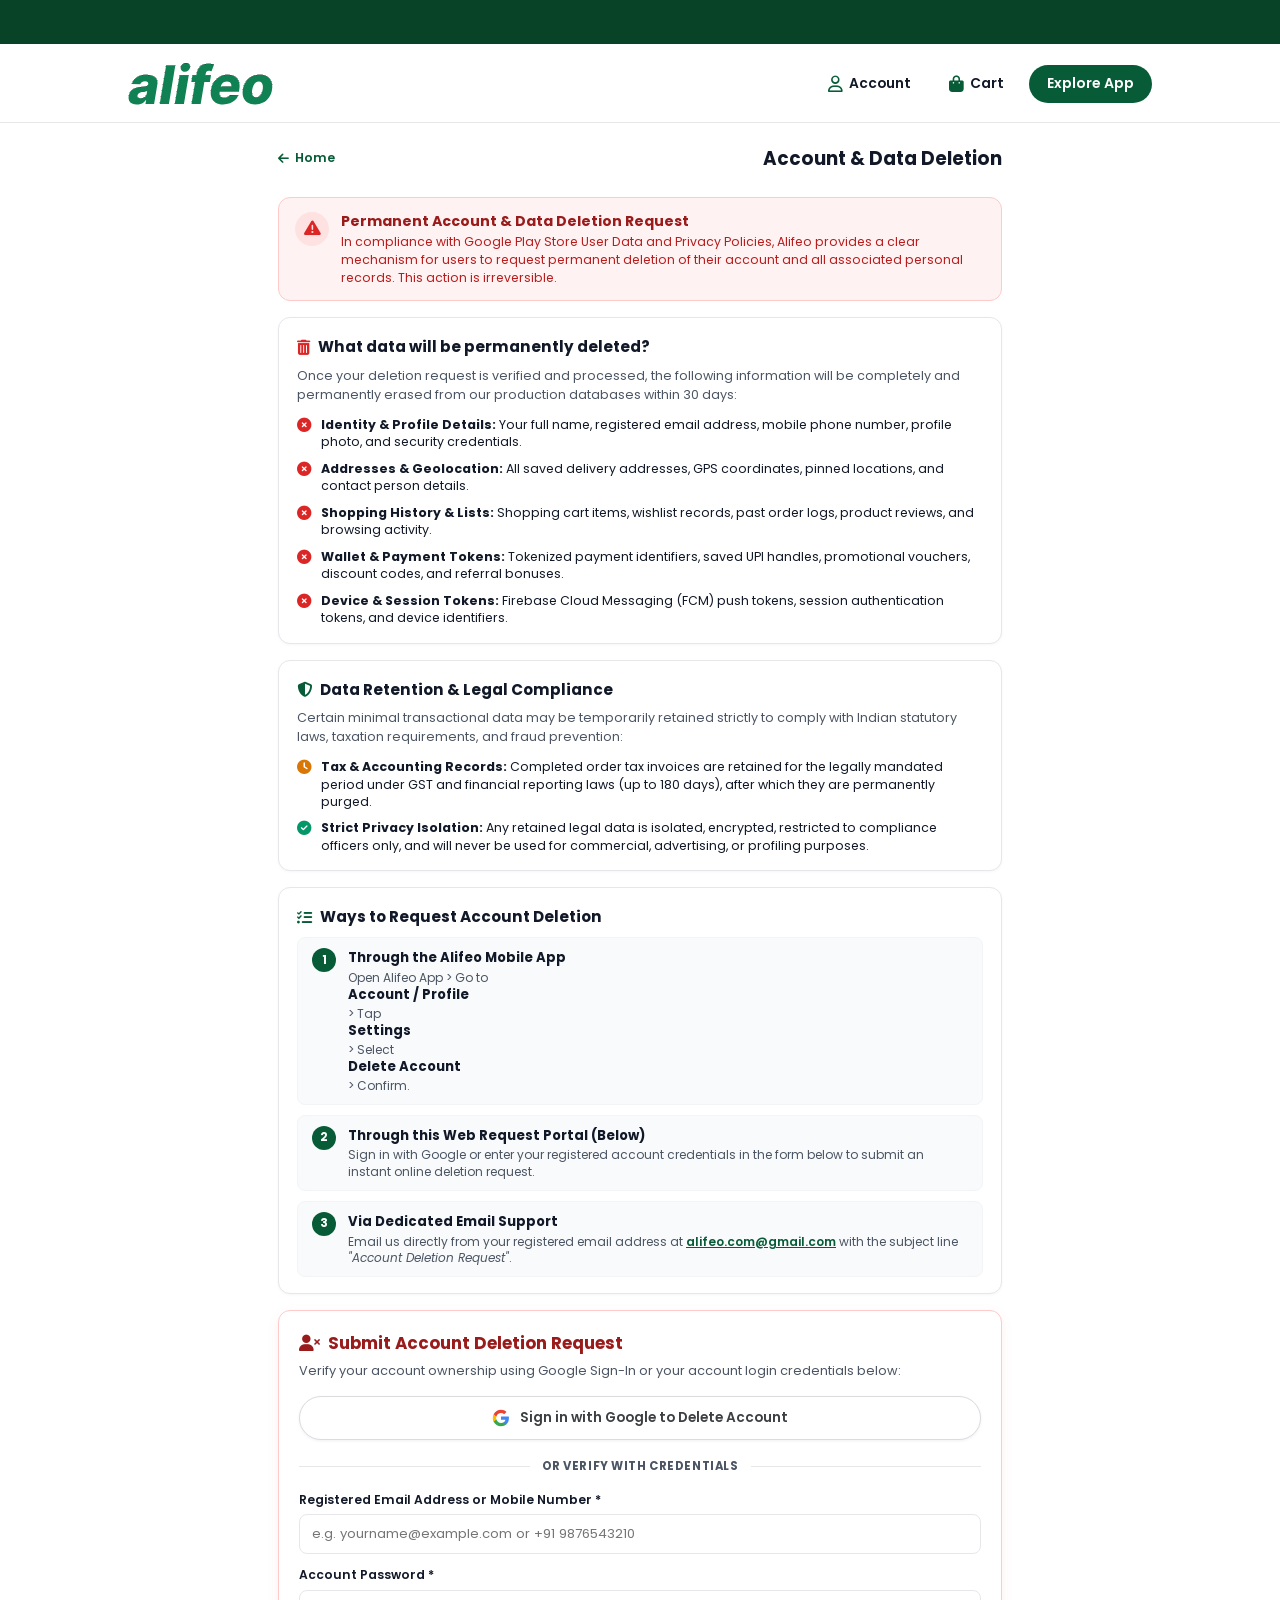
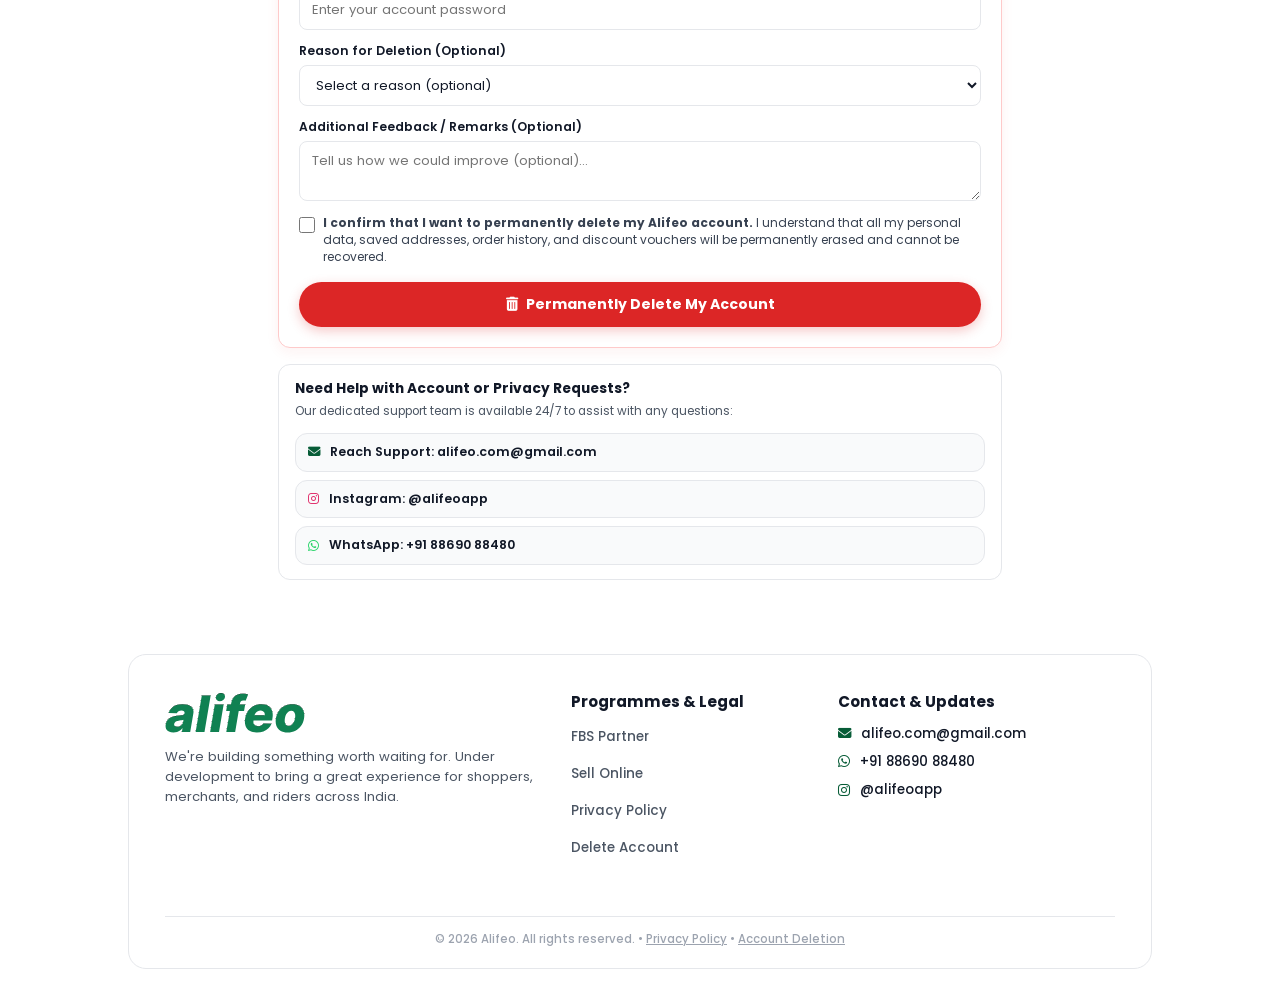
<file: my-account/wpf-delete-account/index.html>
<!DOCTYPE html>
<html lang="en">

<head>
  <meta charset="UTF-8" />
  <meta name="viewport" content="width=device-width, initial-scale=1.0" />
  <title>Delete Account &amp; Associated Data — Alifeo</title>
  <meta name="description"
    content="Official request portal for permanent deletion of your Alifeo account and associated personal data in full compliance with Google Play Store User Data policies." />
  <link rel="canonical" href="https://alifeo.in/my-account/wpf-delete-account/" />

  <!-- Favicon / Browser Tab Icon -->
  <link rel="icon" type="image/svg+xml" href="/logo.svg" />
  <link rel="shortcut icon" href="/logo.svg" />
  <link rel="alternate icon" type="image/png" href="/logo.png" />
  <link rel="apple-touch-icon" href="/logo.png" />

  <link rel="preconnect" href="https://fonts.googleapis.com">
  <link rel="preconnect" href="https://fonts.gstatic.com" crossorigin>
  <link href="https://fonts.googleapis.com/css2?family=Poppins:wght@400;500;600;700;800&display=swap" rel="stylesheet">
  <link rel="stylesheet" href="https://cdnjs.cloudflare.com/ajax/libs/font-awesome/6.5.1/css/all.min.css" />
  <link rel="stylesheet" href="/style.css" />
</head>

<body>

  <!-- Top Bar -->
  <div class="top-solid-green-bar"></div>

  <!-- Navbar -->
  <header class="clean-navbar">
    <div class="nav-container">
      <a href="/index.html" class="brand-logo-link" aria-label="Alifeo">
        <img src="/logo.svg" alt="Alifeo Logo" class="alifeo-svg-logo" />
      </a>

      <div class="nav-right-actions">
        <!-- Desktop Navigation Items -->
        <a href="/myorders.html" class="desktop-nav-icon-btn" title="My Orders &amp; Account">
          <i class="fa-regular fa-user"></i>
          <span>Account</span>
        </a>

        <a href="/cart.html" class="desktop-nav-icon-btn desktop-cart-btn" title="Shopping Cart">
          <div class="desktop-cart-icon-wrapper">
            <i class="fa-solid fa-bag-shopping"></i>
          </div>
          <span>Cart</span>
        </a>

        <a href="/index.html" class="btn-header-join">
          Explore App
        </a>
      </div>
    </div>
  </header>

  <main class="page-body-container">
    <div class="container delete-page-container">

      <!-- Breadcrumb / Back Link -->
      <div class="subpage-top-bar" style="display: flex !important;">
        <a href="/index.html" class="btn-back-link"><i class="fa-solid fa-arrow-left"></i> Home</a>
        <h2>Account &amp; Data Deletion</h2>
      </div>

      <!-- Critical Warning / Google Play Policy Compliance Banner -->
      <div class="delete-alert-banner">
        <div class="delete-alert-icon">
          <i class="fa-solid fa-triangle-exclamation"></i>
        </div>
        <div class="delete-alert-text">
          <strong>Permanent Account &amp; Data Deletion Request</strong>
          <p>
            In compliance with Google Play Store User Data and Privacy Policies, Alifeo provides a clear mechanism for users to request permanent deletion of their account and all associated personal records. This action is irreversible.
          </p>
        </div>
      </div>

      <!-- What Data is Deleted Card -->
      <div class="delete-info-card">
        <h3>
          <i class="fa-solid fa-trash-can" style="color: #dc2626;"></i>
          What data will be permanently deleted?
        </h3>
        <p>
          Once your deletion request is verified and processed, the following information will be completely and permanently erased from our production databases within 30 days:
        </p>
        <ul class="delete-data-list">
          <li>
            <i class="fa-solid fa-circle-xmark"></i>
            <div>
              <strong>Identity &amp; Profile Details:</strong> Your full name, registered email address, mobile phone number, profile photo, and security credentials.
            </div>
          </li>
          <li>
            <i class="fa-solid fa-circle-xmark"></i>
            <div>
              <strong>Addresses &amp; Geolocation:</strong> All saved delivery addresses, GPS coordinates, pinned locations, and contact person details.
            </div>
          </li>
          <li>
            <i class="fa-solid fa-circle-xmark"></i>
            <div>
              <strong>Shopping History &amp; Lists:</strong> Shopping cart items, wishlist records, past order logs, product reviews, and browsing activity.
            </div>
          </li>
          <li>
            <i class="fa-solid fa-circle-xmark"></i>
            <div>
              <strong>Wallet &amp; Payment Tokens:</strong> Tokenized payment identifiers, saved UPI handles, promotional vouchers, discount codes, and referral bonuses.
            </div>
          </li>
          <li>
            <i class="fa-solid fa-circle-xmark"></i>
            <div>
              <strong>Device &amp; Session Tokens:</strong> Firebase Cloud Messaging (FCM) push tokens, session authentication tokens, and device identifiers.
            </div>
          </li>
        </ul>
      </div>

      <!-- Data Retention Policy Card -->
      <div class="delete-info-card">
        <h3>
          <i class="fa-solid fa-shield-halved" style="color: #075c37;"></i>
          Data Retention &amp; Legal Compliance
        </h3>
        <p>
          Certain minimal transactional data may be temporarily retained strictly to comply with Indian statutory laws, taxation requirements, and fraud prevention:
        </p>
        <ul class="delete-data-list">
          <li>
            <i class="fa-solid fa-clock"></i>
            <div>
              <strong>Tax &amp; Accounting Records:</strong> Completed order tax invoices are retained for the legally mandated period under GST and financial reporting laws (up to 180 days), after which they are permanently purged.
            </div>
          </li>
          <li>
            <i class="fa-solid fa-circle-check"></i>
            <div>
              <strong>Strict Privacy Isolation:</strong> Any retained legal data is isolated, encrypted, restricted to compliance officers only, and will never be used for commercial, advertising, or profiling purposes.
            </div>
          </li>
        </ul>
      </div>

      <!-- How to Request Deletion Card -->
      <div class="delete-info-card">
        <h3>
          <i class="fa-solid fa-list-check" style="color: #075c37;"></i>
          Ways to Request Account Deletion
        </h3>
        <div class="delete-steps-grid">
          <div class="delete-step-card">
            <div class="delete-step-badge">1</div>
            <div class="delete-step-content">
              <strong>Through the Alifeo Mobile App</strong>
              <p>Open Alifeo App &gt; Go to <strong>Account / Profile</strong> &gt; Tap <strong>Settings</strong> &gt; Select <strong>Delete Account</strong> &gt; Confirm.</p>
            </div>
          </div>

          <div class="delete-step-card">
            <div class="delete-step-badge">2</div>
            <div class="delete-step-content">
              <strong>Through this Web Request Portal (Below)</strong>
              <p>Sign in with Google or enter your registered account credentials in the form below to submit an instant online deletion request.</p>
            </div>
          </div>

          <div class="delete-step-card">
            <div class="delete-step-badge">3</div>
            <div class="delete-step-content">
              <strong>Via Dedicated Email Support</strong>
              <p>
                Email us directly from your registered email address at
                <a href="mailto:alifeo.com@gmail.com?subject=Account%20Deletion%20Request" style="color: #075c37; font-weight: 600;">alifeo.com@gmail.com</a>
                with the subject line <em>"Account Deletion Request"</em>.
              </p>
            </div>
          </div>
        </div>
      </div>

      <!-- Online Deletion Form Card -->
      <div class="delete-form-card" id="deleteFormSection">
        <h3>
          <i class="fa-solid fa-user-xmark"></i>
          Submit Account Deletion Request
        </h3>
        <p>
          Verify your account ownership using Google Sign-In or your account login credentials below:
        </p>

        <!-- Google SSO Option -->
        <div class="google-auth-box">
          <button type="button" class="btn-google-sso" id="btnGoogleDelete" onclick="handleGoogleDelete()">
            <svg viewBox="0 0 24 24" aria-hidden="true">
              <path fill="#4285F4" d="M22.56 12.25c0-.78-.07-1.53-.2-2.25H12v4.26h5.92c-.26 1.37-1.04 2.53-2.21 3.31v2.77h3.57c2.08-1.92 3.28-4.74 3.28-8.09z" />
              <path fill="#34A853" d="M12 23c2.97 0 5.46-.98 7.28-2.66l-3.57-2.77c-.98.66-2.23 1.06-3.71 1.06-2.86 0-5.29-1.93-6.16-4.53H2.18v2.84C3.99 20.53 7.7 23 12 23z" />
              <path fill="#FBBC05" d="M5.84 14.09c-.22-.66-.35-1.36-.35-2.09s.13-1.43.35-2.09V7.06H2.18C1.43 8.55 1 10.22 1 12s.43 3.45 1.18 4.94l2.85-2.22.81-.63z" />
              <path fill="#EA4335" d="M12 5.38c1.62 0 3.06.56 4.21 1.64l3.15-3.15C17.45 2.09 14.97 1 12 1 7.7 1 3.99 3.47 2.18 7.06l3.66 2.84c.87-2.6 3.3-4.52 6.16-4.52z" />
            </svg>
            <span>Sign in with Google to Delete Account</span>
          </button>
        </div>

        <div class="auth-or-divider">
          <span>OR VERIFY WITH CREDENTIALS</span>
        </div>

        <!-- Credentials Form -->
        <form id="accountDeleteForm" onsubmit="handleAccountDeleteSubmit(event)">
          <div class="delete-form-group">
            <label for="delIdentifier">Registered Email Address or Mobile Number *</label>
            <input type="text" id="delIdentifier" placeholder="e.g. yourname@example.com or +91 9876543210" required />
          </div>

          <div class="delete-form-group">
            <label for="delPassword">Account Password *</label>
            <input type="password" id="delPassword" placeholder="Enter your account password" required />
          </div>

          <div class="delete-form-group">
            <label for="delReason">Reason for Deletion (Optional)</label>
            <select id="delReason">
              <option value="">Select a reason (optional)</option>
              <option value="privacy">Privacy or data security concerns</option>
              <option value="no-longer-needed">I no longer need this service</option>
              <option value="duplicate">Created a duplicate account</option>
              <option value="temporary">Taking a temporary break</option>
              <option value="other">Other reason</option>
            </select>
          </div>

          <div class="delete-form-group">
            <label for="delRemarks">Additional Feedback / Remarks (Optional)</label>
            <textarea id="delRemarks" rows="2" placeholder="Tell us how we could improve (optional)..."></textarea>
          </div>

          <label class="delete-checkbox-label">
            <input type="checkbox" id="delConfirmCheck" required />
            <span>
              <strong>I confirm that I want to permanently delete my Alifeo account.</strong>
              I understand that all my personal data, saved addresses, order history, and discount vouchers will be permanently erased and cannot be recovered.
            </span>
          </label>

          <button type="submit" class="btn-delete-account" id="btnSubmitDelete">
            <i class="fa-solid fa-trash-can"></i> Permanently Delete My Account
          </button>
        </form>
      </div>

      <!-- Assistance & Direct Support Card -->
      <div class="orders-help-card">
        <h4>Need Help with Account or Privacy Requests?</h4>
        <p>Our dedicated support team is available 24/7 to assist with any questions:</p>

        <div class="support-channels-grid">
          <a href="mailto:alifeo.com@gmail.com?subject=Account%20Deletion%20Inquiry" class="channel-chip email">
            <i class="fa-solid fa-envelope"></i> Reach Support: alifeo.com@gmail.com
          </a>
          <div class="channel-chip insta as-text-chip">
            <i class="fa-brands fa-instagram"></i> Instagram: @alifeoapp
          </div>
          <a href="https://wa.me/918869088480?text=Hello%20Alifeo%20Support!%20I%20have%20an%20account%20deletion%20inquiry."
            target="_blank" rel="noopener noreferrer" class="channel-chip whatsapp">
            <i class="fa-brands fa-whatsapp"></i> WhatsApp: +91 88690 88480
          </a>
        </div>
      </div>

    </div>
  </main>

  <!-- Success / Status Feedback Modal -->
  <div class="delete-success-modal" id="deleteSuccessModal" role="dialog" aria-modal="true" aria-labelledby="delModalTitle">
    <div class="delete-modal-content">
      <div class="delete-modal-icon">
        <i class="fa-solid fa-circle-check"></i>
      </div>
      <h3 id="delModalTitle">Deletion Request Submitted</h3>
      <p id="deleteModalMessage">
        Your account deletion request has been successfully recorded.
      </p>

      <div class="delete-modal-note">
        <strong>Notice:</strong>
        Alifeo platform is currently in pre-launch preview mode. Your request has been queued in our deletion ledger. All associated profile, address, and session records will be permanently purged within 30 days. For immediate confirmation, our team can be reached 24/7 at <a href="mailto:alifeo.com@gmail.com" style="color: #075c37; font-weight: 600;">alifeo.com@gmail.com</a>.
      </div>

      <button type="button" class="btn-modal-dismiss" onclick="closeDeleteModal()">
        Understand &amp; Close
      </button>
    </div>
  </div>

  <!-- Footer -->
  <footer class="folder-card-footer-section">
    <div class="container footer-container-outer">
      <div class="folder-tab-card-wrapper">
        <div class="folder-card-content">
          <div class="footer-brand-col">
            <img src="/logo.svg" alt="Alifeo" class="alifeo-svg-logo footer-logo" />
            <p class="footer-desc">
              We're building something worth waiting for. Under development to bring a great experience for shoppers,
              merchants, and riders across India.
            </p>
          </div>
          <div class="footer-links-col">
            <h4>Programmes &amp; Legal</h4>
            <ul>
              <li><a href="/index.html">FBS Partner</a></li>
              <li><a href="/index.html">Sell Online</a></li>
              <li><a href="/privacy-policy/">Privacy Policy</a></li>
              <li><a href="/my-account/wpf-delete-account/">Delete Account</a></li>
            </ul>
          </div>
          <div class="footer-contact-col">
            <h4>Contact &amp; Updates</h4>
            <p class="contact-item"><i class="fa-solid fa-envelope text-green"></i> <a
                href="mailto:alifeo.com@gmail.com">alifeo.com@gmail.com</a></p>
            <p class="contact-item"><i class="fa-brands fa-whatsapp text-green"></i> <a
                href="https://wa.me/918869088480?text=Hello%20Alifeo!%20I%20have%20an%20inquiry." target="_blank"
                rel="noopener noreferrer">+91 88690 88480</a></p>
            <p class="contact-item"><i class="fa-brands fa-instagram text-green"></i> <span
                class="contact-text-plain">@alifeoapp</span></p>
          </div>
          <div class="folder-bottom-copyright">
            <p>&copy; 2026 Alifeo. All rights reserved. &bull; <a href="/privacy-policy/" style="color: inherit; text-decoration: underline;">Privacy Policy</a> &bull; <a href="/my-account/wpf-delete-account/" style="color: inherit; text-decoration: underline;">Account Deletion</a></p>
          </div>
        </div>
      </div>
    </div>
  </footer>

  <script>
    function handleGoogleDelete() {
      var modal = document.getElementById('deleteSuccessModal');
      var msg = document.getElementById('deleteModalMessage');
      if (msg) {
        msg.innerHTML = "Google Sign-In Deletion request initiated. Your Google profile association with Alifeo has been flagged for permanent erasure from all databases.";
      }
      if (modal) {
        modal.classList.add('active');
      }
    }

    function handleAccountDeleteSubmit(e) {
      e.preventDefault();
      var idVal = document.getElementById('delIdentifier').value.trim();
      var checkVal = document.getElementById('delConfirmCheck').checked;

      if (!idVal) {
        alert("Please enter your registered email address or mobile number.");
        return;
      }
      if (!checkVal) {
        alert("Please confirm the checkbox to authorize account deletion.");
        return;
      }

      var modal = document.getElementById('deleteSuccessModal');
      var msg = document.getElementById('deleteModalMessage');
      if (msg) {
        msg.innerHTML = "Deletion request for <strong>" + escapeHtml(idVal) + "</strong> has been verified and registered. All account details, past orders, and saved addresses will be permanently deleted.";
      }
      if (modal) {
        modal.classList.add('active');
      }

      // Reset form fields
      var form = document.getElementById('accountDeleteForm');
      if (form) form.reset();
    }

    function closeDeleteModal() {
      var modal = document.getElementById('deleteSuccessModal');
      if (modal) {
        modal.classList.remove('active');
      }
    }

    function escapeHtml(text) {
      var map = {
        '&': '&amp;',
        '<': '&lt;',
        '>': '&gt;',
        '"': '&quot;',
        "'": '&#039;'
      };
      return text.replace(/[&<>"']/g, function(m) { return map[m]; });
    }

    // Close modal on outside click
    window.addEventListener('click', function(e) {
      var modal = document.getElementById('deleteSuccessModal');
      if (e.target === modal) {
        closeDeleteModal();
      }
    });
  </script>
</body>

</html>
</file>
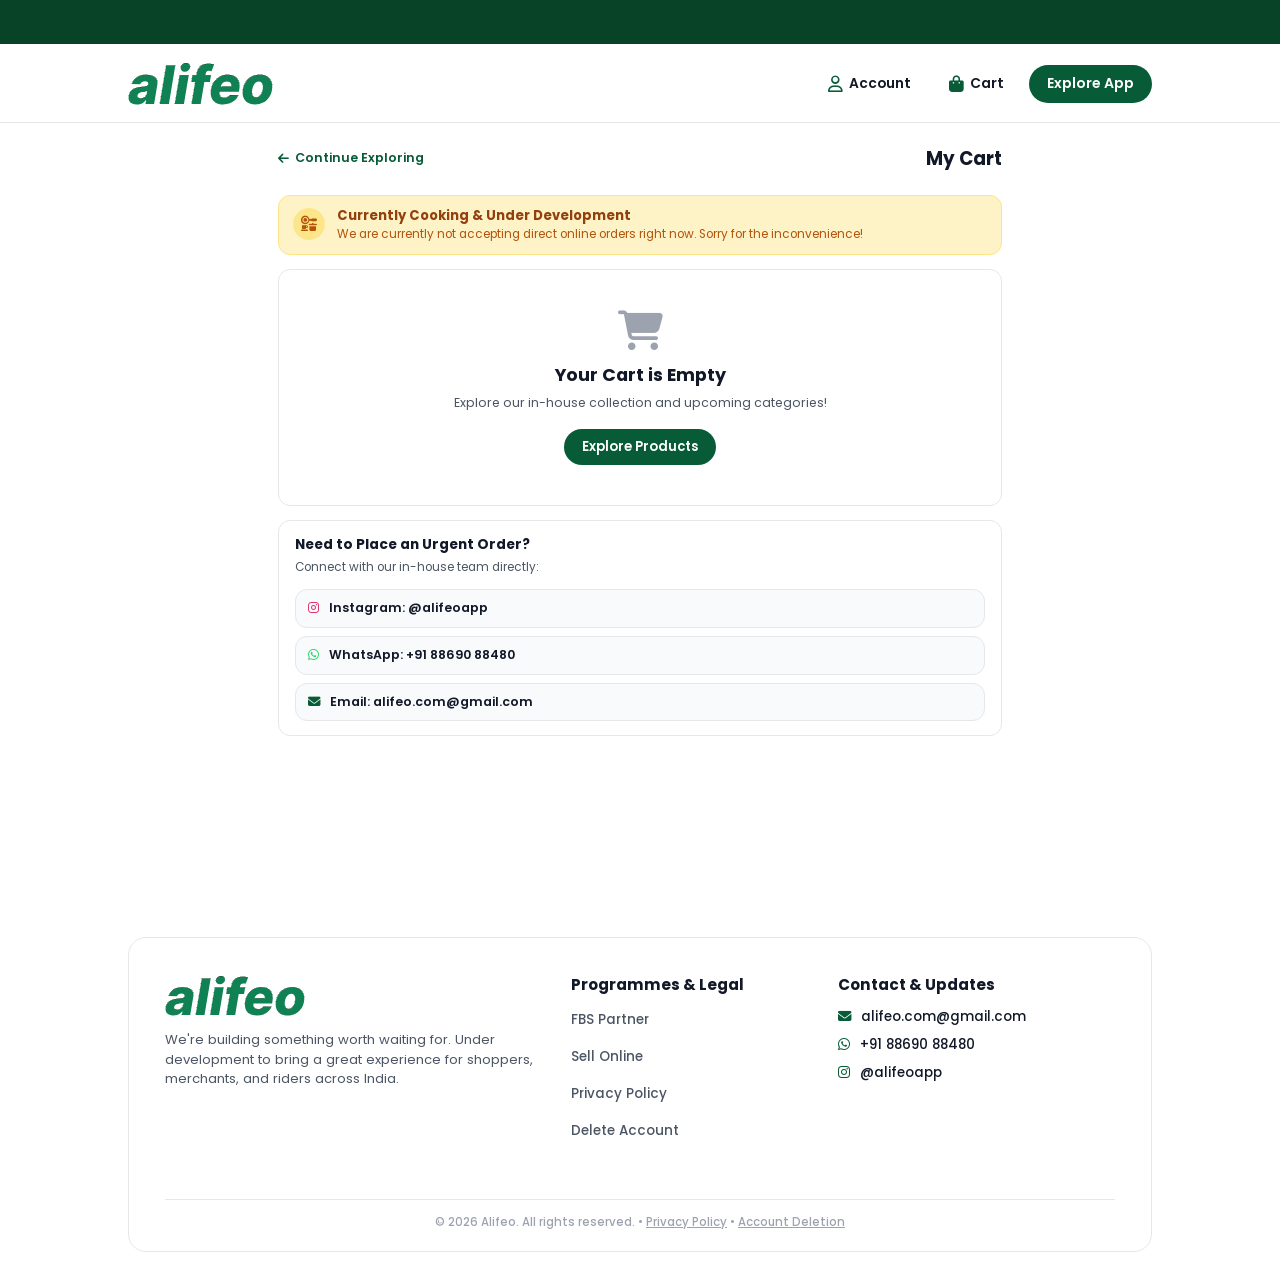
<file: cart.html>
<!DOCTYPE html>
<html lang="en">

<head>
  <meta charset="UTF-8" />
  <meta name="viewport" content="width=device-width, initial-scale=1.0" />
  <title>Shopping Cart — Alifeo</title>

  <!-- Favicon / Browser Tab Icon -->
  <link rel="icon" type="image/svg+xml" href="logo.svg" />
  <link rel="shortcut icon" href="logo.svg" />
  <link rel="alternate icon" type="image/png" href="logo.png" />
  <link rel="apple-touch-icon" href="logo.png" />

  <link rel="preconnect" href="https://fonts.googleapis.com">
  <link rel="preconnect" href="https://fonts.gstatic.com" crossorigin>
  <link href="https://fonts.googleapis.com/css2?family=Poppins:wght@400;500;600;700;800&display=swap" rel="stylesheet">
  <link rel="stylesheet" href="https://cdnjs.cloudflare.com/ajax/libs/font-awesome/6.5.1/css/all.min.css" />
  <link rel="stylesheet" href="style.css" />
</head>

<body>

  <!-- Top Bar -->
  <div class="top-solid-green-bar"></div>

  <!-- Navbar -->
  <header class="clean-navbar">
    <div class="nav-container">
      <a href="index.html" class="brand-logo-link" aria-label="Alifeo">
        <img src="logo.svg" alt="Alifeo Logo" class="alifeo-svg-logo" />
      </a>

      <div class="nav-right-actions">
        <!-- Desktop Only Account & Cart Icons (Hidden on Mobile) -->
        <a href="myorders.html" class="desktop-nav-icon-btn" title="My Orders &amp; Account">
          <i class="fa-regular fa-user"></i>
          <span>Account</span>
        </a>

        <a href="cart.html" class="desktop-nav-icon-btn desktop-cart-btn" title="Shopping Cart">
          <div class="desktop-cart-icon-wrapper">
            <i class="fa-solid fa-bag-shopping"></i>
            <span class="cart-count-badge" id="navCartCount">0</span>
          </div>
          <span>Cart</span>
        </a>

        <a href="index.html" class="btn-header-join subpage-header-btn">
          Explore App
        </a>
      </div>
    </div>
  </header>

  <main class="page-body-container">
    <div class="container app-subpage-container">

      <!-- Breadcrumb / Back Link -->
      <div class="subpage-top-bar">
        <a href="index.html" class="btn-back-link"><i class="fa-solid fa-arrow-left"></i> Continue Exploring</a>
        <h2>My Cart</h2>
      </div>

      <!-- Development / Notice Alert Banner -->
      <div class="order-freeze-banner">
        <div class="freeze-icon"><i class="fa-solid fa-kitchen-set"></i></div>
        <div class="freeze-text">
          <strong>Currently Cooking & Under Development</strong>
          <p>We are currently not accepting direct online orders right now. Sorry for the inconvenience!</p>
        </div>
      </div>

      <!-- Cart Items List Container -->
      <div class="cart-items-wrapper" id="cartItemsList">
        <!-- Rendered dynamically by script.js -->
      </div>

      <!-- Cart Summary & Checkout -->
      <div class="cart-summary-box" id="cartSummaryBox">
        <div class="summary-line">
          <span>Subtotal</span>
          <span id="cartSubtotal">₹0</span>
        </div>
        <div class="summary-line">
          <span>Delivery</span>
          <span class="text-green font-semibold">FREE (Launch Offer)</span>
        </div>
        <div class="summary-line total-line">
          <span>Grand Total</span>
          <span id="cartTotal">₹0</span>
        </div>

        <button class="btn-checkout-notice" onclick="openOrderNoticeModal()">
          <i class="fa-solid fa-lock"></i> Proceed to Checkout
        </button>
      </div>

      <!-- Direct Contact & Support Channels -->
      <div class="support-channels-card">
        <h3>Need to Place an Urgent Order?</h3>
        <p>Connect with our in-house team directly:</p>

        <div class="support-channels-grid">
          <div class="channel-chip insta as-text-chip">
            <i class="fa-brands fa-instagram"></i> Instagram: @alifeoapp
          </div>
          <a href="https://wa.me/918869088480?text=Hi%20Alifeo!%20I%20have%20an%20order%20inquiry." target="_blank"
            rel="noopener noreferrer" class="channel-chip whatsapp">
            <i class="fa-brands fa-whatsapp"></i> WhatsApp: +91 88690 88480
          </a>
          <a href="mailto:alifeo.com@gmail.com" class="channel-chip email">
            <i class="fa-solid fa-envelope"></i> Email: alifeo.com@gmail.com
          </a>
        </div>
      </div>

    </div>
  </main>

  <!-- FOLDER-TAB SHAPED CARD FOOTER -->
  <footer class="folder-card-footer-section">
    <div class="container footer-container-outer">
      <div class="folder-tab-card-wrapper">
        <div class="folder-card-content">
          <div class="footer-brand-col">
            <img src="logo.svg" alt="Alifeo" class="alifeo-svg-logo footer-logo" />
            <p class="footer-desc">
              We're building something worth waiting for. Under development to bring a great experience for shoppers,
              merchants, and riders across India.
            </p>
          </div>
          <div class="footer-links-col">
            <h4>Programmes &amp; Legal</h4>
            <ul>
              <li><a href="index.html">FBS Partner</a></li>
              <li><a href="index.html">Sell Online</a></li>
              <li><a href="/privacy-policy/">Privacy Policy</a></li>
              <li><a href="/my-account/wpf-delete-account/">Delete Account</a></li>
            </ul>
          </div>
          <div class="footer-contact-col">
            <h4>Contact & Updates</h4>
            <p class="contact-item"><i class="fa-solid fa-envelope text-green"></i> <a
                href="mailto:alifeo.com@gmail.com">alifeo.com@gmail.com</a></p>
            <p class="contact-item"><i class="fa-brands fa-whatsapp text-green"></i> <a
                href="https://wa.me/918869088480?text=Hello%20Alifeo!%20I%20have%20an%20inquiry." target="_blank"
                rel="noopener noreferrer">+91 88690 88480</a></p>
            <p class="contact-item"><i class="fa-brands fa-instagram text-green"></i> <span
                class="contact-text-plain">@alifeoapp</span></p>
          </div>
          <div class="folder-bottom-copyright">
            <p>&copy; 2026 Alifeo. All rights reserved. &bull; <a href="/privacy-policy/" style="color: inherit; text-decoration: underline;">Privacy Policy</a> &bull; <a href="/my-account/wpf-delete-account/" style="color: inherit; text-decoration: underline;">Account Deletion</a></p>
          </div>
        </div>
      </div>
    </div>
  </footer>

  <!-- COOKING / ORDER NOTICE MODAL -->
  <div class="modal-backdrop" id="orderNoticeModal">
    <div class="modal-window notice-modal-window">
      <button class="modal-close-icon" onclick="closeOrderNoticeModal()">&times;</button>
      <div class="notice-modal-content">
        <div class="notice-icon-bubble"><i class="fa-solid fa-fire-burner"></i></div>
        <span class="notice-pill-tag">UNDER DEVELOPMENT</span>
        <h3 class="notice-modal-title">We're Cooking Something Great!</h3>
        <p class="notice-modal-desc">
          Currently we don't accept orders right now as we are actively building the complete platform.
        </p>
        <div class="notice-apology-box">
          <i class="fa-solid fa-heart text-green"></i>
          <span>Sorry for the inconvenience! We are launching very soon.</span>
        </div>

        <div class="notice-reach-section">
          <h4>Reach us for immediate order inquiry:</h4>
          <div class="notice-channel-list">
            <div class="channel-card instagram-card as-text-card">
              <i class="fa-brands fa-instagram"></i>
              <div><strong>Instagram</strong><span>@alifeoapp</span></div>
            </div>
            <a href="https://wa.me/918869088480?text=Hello%20Alifeo!%20I%20would%20like%20to%20order." target="_blank"
              rel="noopener noreferrer" class="channel-card whatsapp-card">
              <i class="fa-brands fa-whatsapp"></i>
              <div><strong>WhatsApp</strong><span>+91 88690 88480</span></div>
              <i class="fa-solid fa-arrow-up-right-from-square channel-ext"></i>
            </a>
            <a href="mailto:alifeo.com@gmail.com" class="channel-card email-card">
              <i class="fa-solid fa-envelope"></i>
              <div><strong>Email</strong><span>alifeo.com@gmail.com</span></div>
              <i class="fa-solid fa-arrow-up-right-from-square channel-ext"></i>
            </a>
          </div>
        </div>

        <button class="btn-notice-dismiss" onclick="closeOrderNoticeModal()">Got It</button>
      </div>
    </div>
  </div>

  <div class="toast-notification" id="toast"></div>

  <script src="script.js"></script>
  <script>
    function renderCartPage() {
      const listEl = document.getElementById('cartItemsList');
      const subtotalEl = document.getElementById('cartSubtotal');
      const totalEl = document.getElementById('cartTotal');
      const summaryBox = document.getElementById('cartSummaryBox');

      const items = getCartItems();
      if (!listEl) return;

      if (items.length === 0) {
        listEl.innerHTML = `
          <div class="cart-empty-state">
            <i class="fa-solid fa-cart-shopping"></i>
            <h3>Your Cart is Empty</h3>
            <p>Explore our in-house collection and upcoming categories!</p>
            <a href="index.html" class="btn-explore-link">Explore Products</a>
          </div>
        `;
        if (summaryBox) summaryBox.style.display = 'none';
        return;
      }

      if (summaryBox) summaryBox.style.display = 'block';

      let total = 0;
      listEl.innerHTML = items.map((item, idx) => {
        const itemTotal = (item.price || 0) * (item.qty || 1);
        total += itemTotal;
        return `
          <div class="cart-card-row">
            <img src="${item.image || 'product-pot.png'}" alt="${item.name}" class="cart-thumb" />
            <div class="cart-details">
              <h4>${item.name}</h4>
              <span class="cart-unit-price">₹${item.price}</span>
              <div class="qty-stepper">
                <button onclick="changeCartQty(${idx}, -1)">-</button>
                <span>${item.qty || 1}</span>
                <button onclick="changeCartQty(${idx}, 1)">+</button>
              </div>
            </div>
            <button class="btn-remove-item" onclick="removeCartItem(${idx})">
              <i class="fa-solid fa-trash-can"></i>
            </button>
          </div>
        `;
      }).join('');

      if (subtotalEl) subtotalEl.innerText = `₹${total}`;
      if (totalEl) totalEl.innerText = `₹${total}`;
    }

    function changeCartQty(idx, delta) {
      const items = getCartItems();
      if (items[idx]) {
        items[idx].qty = (items[idx].qty || 1) + delta;
        if (items[idx].qty <= 0) {
          items.splice(idx, 1);
        }
        saveCartItems(items);
        renderCartPage();
      }
    }

    function removeCartItem(idx) {
      const items = getCartItems();
      items.splice(idx, 1);
      saveCartItems(items);
      renderCartPage();
      showToast('Item removed from cart');
    }

    document.addEventListener('DOMContentLoaded', () => {
      renderCartPage();
      updateCartBadge();
    });
  </script>
</body>

</html>
</file>
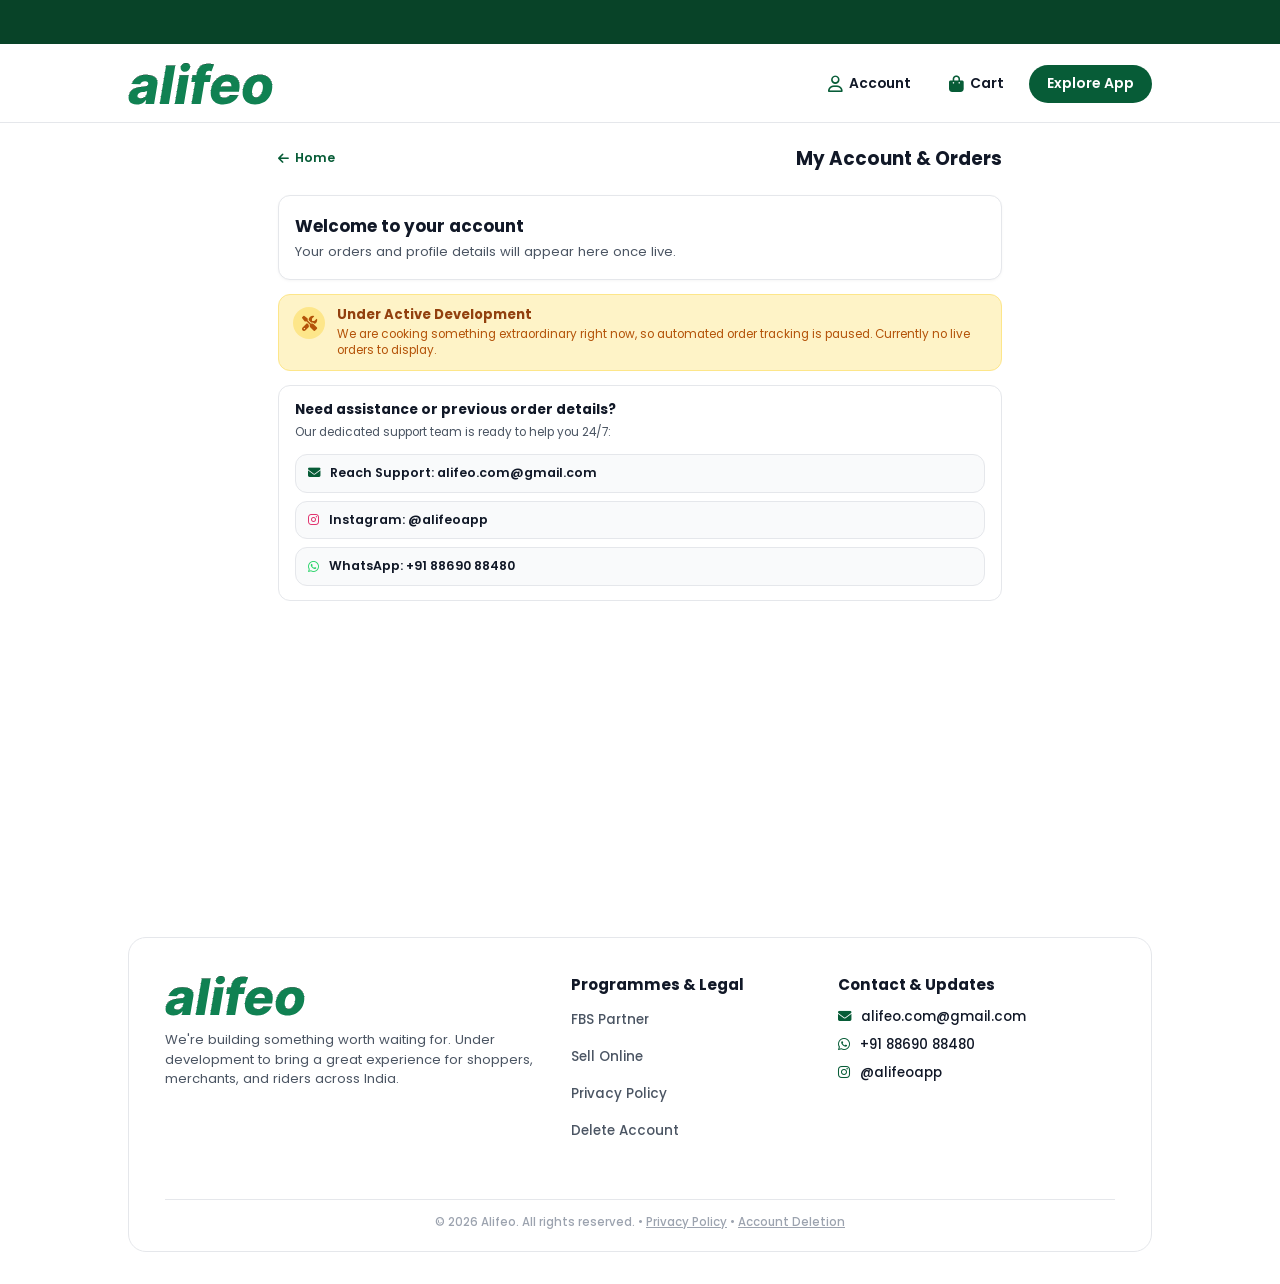
<file: myorders.html>
<!DOCTYPE html>
<html lang="en">

<head>
  <meta charset="UTF-8" />
  <meta name="viewport" content="width=device-width, initial-scale=1.0" />
  <title>My Orders — Alifeo</title>

  <!-- Favicon / Browser Tab Icon -->
  <link rel="icon" type="image/svg+xml" href="logo.svg" />
  <link rel="shortcut icon" href="logo.svg" />
  <link rel="alternate icon" type="image/png" href="logo.png" />
  <link rel="apple-touch-icon" href="logo.png" />

  <link rel="preconnect" href="https://fonts.googleapis.com">
  <link rel="preconnect" href="https://fonts.gstatic.com" crossorigin>
  <link href="https://fonts.googleapis.com/css2?family=Poppins:wght@400;500;600;700;800&display=swap" rel="stylesheet">
  <link rel="stylesheet" href="https://cdnjs.cloudflare.com/ajax/libs/font-awesome/6.5.1/css/all.min.css" />
  <link rel="stylesheet" href="style.css" />
</head>

<body>

  <!-- Top Bar -->
  <div class="top-solid-green-bar"></div>

  <!-- Navbar -->
  <header class="clean-navbar">
    <div class="nav-container">
      <a href="index.html" class="brand-logo-link" aria-label="Alifeo">
        <img src="logo.svg" alt="Alifeo Logo" class="alifeo-svg-logo" />
      </a>

      <div class="nav-right-actions">
        <!-- Desktop Only Account & Cart Icons (Hidden on Mobile) -->
        <a href="myorders.html" class="desktop-nav-icon-btn" title="My Orders &amp; Account">
          <i class="fa-regular fa-user"></i>
          <span>Account</span>
        </a>

        <a href="cart.html" class="desktop-nav-icon-btn desktop-cart-btn" title="Shopping Cart">
          <div class="desktop-cart-icon-wrapper">
            <i class="fa-solid fa-bag-shopping"></i>
            <span class="cart-count-badge" id="navCartCount">0</span>
          </div>
          <span>Cart</span>
        </a>

        <a href="index.html" class="btn-header-join subpage-header-btn">
          Explore App
        </a>
      </div>
    </div>
  </header>

  <main class="page-body-container">
    <div class="container app-subpage-container">

      <!-- Breadcrumb / Back Link -->
      <div class="subpage-top-bar">
        <a href="index.html" class="btn-back-link"><i class="fa-solid fa-arrow-left"></i> Home</a>
        <h2>My Account & Orders</h2>
      </div>

      <!-- Clean Account Welcome Card -->
      <div class="clean-account-card">
        <h3>Welcome to your account</h3>
        <p>Your orders and profile details will appear here once live.</p>
      </div>

      <!-- Under Development Notice Box -->
      <div class="order-freeze-banner">
        <div class="freeze-icon"><i class="fa-solid fa-screwdriver-wrench"></i></div>
        <div class="freeze-text">
          <strong>Under Active Development</strong>
          <p>We are cooking something extraordinary right now, so automated order tracking is paused. Currently no live
            orders to display.</p>
        </div>
      </div>

      <!-- Assistance & Support Box -->
      <div class="orders-help-card">
        <h4>Need assistance or previous order details?</h4>
        <p>Our dedicated support team is ready to help you 24/7:</p>

        <div class="support-channels-grid">
          <a href="mailto:alifeo.com@gmail.com" class="channel-chip email">
            <i class="fa-solid fa-envelope"></i> Reach Support: alifeo.com@gmail.com
          </a>
          <div class="channel-chip insta as-text-chip">
            <i class="fa-brands fa-instagram"></i> Instagram: @alifeoapp
          </div>
          <a href="https://wa.me/918869088480?text=Hello%20Alifeo%20Support!%20I%20need%20help%20with%20my%20account."
            target="_blank" rel="noopener noreferrer" class="channel-chip whatsapp">
            <i class="fa-brands fa-whatsapp"></i> WhatsApp: +91 88690 88480
          </a>
        </div>
      </div>


    </div>
  </main>

  <!-- FOLDER-TAB SHAPED CARD FOOTER -->
  <footer class="folder-card-footer-section">
    <div class="container footer-container-outer">
      <div class="folder-tab-card-wrapper">
        <div class="folder-card-content">
          <div class="footer-brand-col">
            <img src="logo.svg" alt="Alifeo" class="alifeo-svg-logo footer-logo" />
            <p class="footer-desc">
              We're building something worth waiting for. Under development to bring a great experience for shoppers,
              merchants, and riders across India.
            </p>
          </div>
          <div class="footer-links-col">
            <h4>Programmes &amp; Legal</h4>
            <ul>
              <li><a href="index.html">FBS Partner</a></li>
              <li><a href="index.html">Sell Online</a></li>
              <li><a href="/privacy-policy/">Privacy Policy</a></li>
              <li><a href="/my-account/wpf-delete-account/">Delete Account</a></li>
            </ul>
          </div>
          <div class="footer-contact-col">
            <h4>Contact & Updates</h4>
            <p class="contact-item"><i class="fa-solid fa-envelope text-green"></i> <a
                href="mailto:alifeo.com@gmail.com">alifeo.com@gmail.com</a></p>
            <p class="contact-item"><i class="fa-brands fa-whatsapp text-green"></i> <a
                href="https://wa.me/918869088480?text=Hello%20Alifeo!%20I%20have%20an%20inquiry." target="_blank"
                rel="noopener noreferrer">+91 88690 88480</a></p>
            <p class="contact-item"><i class="fa-brands fa-instagram text-green"></i> <span class="contact-text-plain">@alifeoapp</span></p>
          </div>
          <div class="folder-bottom-copyright">
            <p>&copy; 2026 Alifeo. All rights reserved. &bull; <a href="/privacy-policy/" style="color: inherit; text-decoration: underline;">Privacy Policy</a> &bull; <a href="/my-account/wpf-delete-account/" style="color: inherit; text-decoration: underline;">Account Deletion</a></p>
          </div>
        </div>
      </div>
    </div>
  </footer>

  <div class="toast-notification" id="toast"></div>

  <script src="script.js"></script>
</body>

</html>
</file>
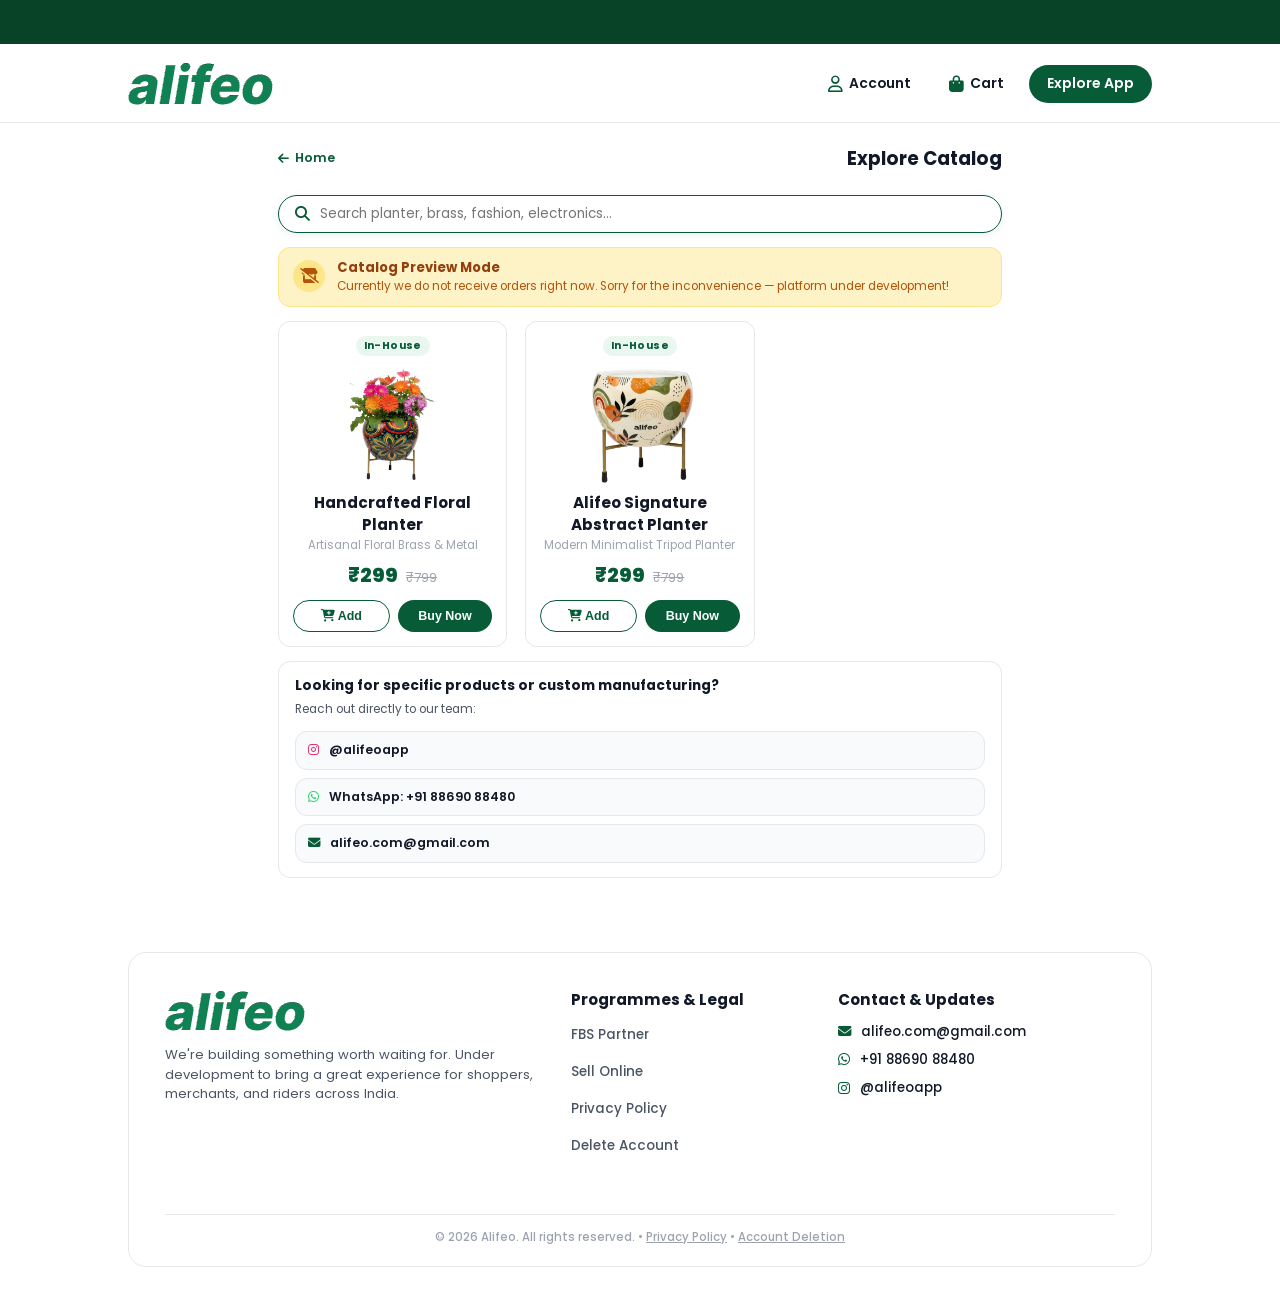
<file: search.html>
<!DOCTYPE html>
<html lang="en">

<head>
  <meta charset="UTF-8" />
  <meta name="viewport" content="width=device-width, initial-scale=1.0" />
  <title>Search Catalog — Alifeo</title>

  <!-- Favicon / Browser Tab Icon -->
  <link rel="icon" type="image/svg+xml" href="logo.svg" />
  <link rel="shortcut icon" href="logo.svg" />
  <link rel="alternate icon" type="image/png" href="logo.png" />
  <link rel="apple-touch-icon" href="logo.png" />

  <link rel="preconnect" href="https://fonts.googleapis.com">
  <link rel="preconnect" href="https://fonts.gstatic.com" crossorigin>
  <link href="https://fonts.googleapis.com/css2?family=Poppins:wght@400;500;600;700;800&display=swap" rel="stylesheet">
  <link rel="stylesheet" href="https://cdnjs.cloudflare.com/ajax/libs/font-awesome/6.5.1/css/all.min.css" />
  <link rel="stylesheet" href="style.css" />
</head>

<body>

  <!-- Top Bar -->
  <div class="top-solid-green-bar"></div>

  <!-- Navbar -->
  <header class="clean-navbar">
    <div class="nav-container">
      <a href="index.html" class="brand-logo-link" aria-label="Alifeo">
        <img src="logo.svg" alt="Alifeo Logo" class="alifeo-svg-logo" />
      </a>

      <div class="nav-right-actions">
        <!-- Desktop Only Account & Cart Icons (Hidden on Mobile) -->
        <a href="myorders.html" class="desktop-nav-icon-btn" title="My Orders &amp; Account">
          <i class="fa-regular fa-user"></i>
          <span>Account</span>
        </a>

        <a href="cart.html" class="desktop-nav-icon-btn desktop-cart-btn" title="Shopping Cart">
          <div class="desktop-cart-icon-wrapper">
            <i class="fa-solid fa-bag-shopping"></i>
            <span class="cart-count-badge" id="navCartCount">0</span>
          </div>
          <span>Cart</span>
        </a>

        <a href="index.html" class="btn-header-join subpage-header-btn">
          Explore App
        </a>
      </div>
    </div>
  </header>

  <main class="page-body-container">
    <div class="container app-subpage-container">

      <!-- Back bar -->
      <div class="subpage-top-bar">
        <a href="index.html" class="btn-back-link"><i class="fa-solid fa-arrow-left"></i> Home</a>
        <h2>Explore Catalog</h2>
      </div>

      <!-- Live Search Box -->
      <div class="search-input-wrapper">
        <i class="fa-solid fa-magnifying-glass"></i>
        <input type="text" id="catalogSearchInput" placeholder="Search planter, brass, fashion, electronics..."
          oninput="handleCatalogSearch(this.value)" autofocus />
      </div>

      <!-- Development / Notice Alert Banner -->
      <div class="order-freeze-banner">
        <div class="freeze-icon"><i class="fa-solid fa-store-slash"></i></div>
        <div class="freeze-text">
          <strong>Catalog Preview Mode</strong>
          <p>Currently we do not receive orders right now. Sorry for the inconvenience — platform under development!</p>
        </div>
      </div>

      <!-- Search Results / Catalog Grid -->
      <div class="search-catalog-grid" id="searchCatalogGrid">
        <!-- In-House Product 1 -->
        <div class="catalog-product-card">
          <span class="inhouse-pill-tag">In-House</span>
          <img src="product-pot.png" alt="Handcrafted Floral Planter" class="catalog-thumb" />
          <h4>Handcrafted Floral Planter</h4>
          <p class="catalog-brass-tag">Artisanal Floral Brass & Metal</p>
          <div class="catalog-price-row">
            <span class="price-current">₹299</span>
            <span class="price-mrp">₹799</span>
          </div>
          <div class="catalog-actions">
            <button class="btn-cat-add-cart"
              onclick="addToCart({ id: 'inhouse-planter-01', name: 'Handcrafted Floral Planter', price: 299, image: 'product-pot.png' })">
              <i class="fa-solid fa-cart-plus"></i> Add
            </button>
            <button class="btn-cat-buy"
              onclick="handleBuyNowClick({ id: 'inhouse-planter-01', name: 'Handcrafted Floral Planter', price: 299, image: 'product-pot.png' })">
              Buy Now
            </button>
          </div>
        </div>

        <!-- In-House Product 2 -->
        <div class="catalog-product-card">
          <span class="inhouse-pill-tag">In-House</span>
          <img src="product-alifeo-pot.png" alt="Alifeo Signature Abstract Planter" class="catalog-thumb" />
          <h4>Alifeo Signature Abstract Planter</h4>
          <p class="catalog-brass-tag">Modern Minimalist Tripod Planter</p>
          <div class="catalog-price-row">
            <span class="price-current">₹299</span>
            <span class="price-mrp">₹799</span>
          </div>
          <div class="catalog-actions">
            <button class="btn-cat-add-cart"
              onclick="addToCart({ id: 'inhouse-planter-02', name: 'Alifeo Signature Abstract Planter', price: 299, image: 'product-alifeo-pot.png' })">
              <i class="fa-solid fa-cart-plus"></i> Add
            </button>
            <button class="btn-cat-buy"
              onclick="handleBuyNowClick({ id: 'inhouse-planter-02', name: 'Alifeo Signature Abstract Planter', price: 299, image: 'product-alifeo-pot.png' })">
              Buy Now
            </button>
          </div>
        </div>
      </div>

      <!-- Support / Contact -->
      <div class="support-channels-card">
        <h3>Looking for specific products or custom manufacturing?</h3>
        <p>Reach out directly to our team:</p>
        <div class="support-channels-grid">
          <div class="channel-chip insta as-text-chip">
            <i class="fa-brands fa-instagram"></i> @alifeoapp
          </div>
          <a href="https://wa.me/918869088480?text=Hi%20Alifeo!%20I%20have%20an%20inquiry." target="_blank"
            rel="noopener noreferrer" class="channel-chip whatsapp">
            <i class="fa-brands fa-whatsapp"></i> WhatsApp: +91 88690 88480
          </a>
          <a href="mailto:alifeo.com@gmail.com" class="channel-chip email">
            <i class="fa-solid fa-envelope"></i> alifeo.com@gmail.com
          </a>
        </div>
      </div>

    </div>
  </main>

  <!-- FOLDER-TAB SHAPED CARD FOOTER -->
  <footer class="folder-card-footer-section">
    <div class="container footer-container-outer">
      <div class="folder-tab-card-wrapper">
        <div class="folder-card-content">
          <div class="footer-brand-col">
            <img src="logo.svg" alt="Alifeo" class="alifeo-svg-logo footer-logo" />
            <p class="footer-desc">
              We're building something worth waiting for. Under development to bring a great experience for shoppers,
              merchants, and riders across India.
            </p>
          </div>
          <div class="footer-links-col">
            <h4>Programmes &amp; Legal</h4>
            <ul>
              <li><a href="index.html">FBS Partner</a></li>
              <li><a href="index.html">Sell Online</a></li>
              <li><a href="/privacy-policy/">Privacy Policy</a></li>
              <li><a href="/my-account/wpf-delete-account/">Delete Account</a></li>
            </ul>
          </div>
          <div class="footer-contact-col">
            <h4>Contact & Updates</h4>
            <p class="contact-item"><i class="fa-solid fa-envelope text-green"></i> <a
                href="mailto:alifeo.com@gmail.com">alifeo.com@gmail.com</a></p>
            <p class="contact-item"><i class="fa-brands fa-whatsapp text-green"></i> <a
                href="https://wa.me/918869088480?text=Hello%20Alifeo!%20I%20have%20an%20inquiry." target="_blank"
                rel="noopener noreferrer">+91 88690 88480</a></p>
            <p class="contact-item"><i class="fa-brands fa-instagram text-green"></i> <span class="contact-text-plain">@alifeoapp</span></p>
          </div>
          <div class="folder-bottom-copyright">
            <p>&copy; 2026 Alifeo. All rights reserved. &bull; <a href="/privacy-policy/" style="color: inherit; text-decoration: underline;">Privacy Policy</a> &bull; <a href="/my-account/wpf-delete-account/" style="color: inherit; text-decoration: underline;">Account Deletion</a></p>
          </div>
        </div>
      </div>
    </div>
  </footer>

  <!-- COOKING / ORDER NOTICE MODAL -->
  <div class="modal-backdrop" id="orderNoticeModal">
    <div class="modal-window notice-modal-window">
      <button class="modal-close-icon" onclick="closeOrderNoticeModal()">&times;</button>
      <div class="notice-modal-content">
        <div class="notice-icon-bubble"><i class="fa-solid fa-fire-burner"></i></div>
        <span class="notice-pill-tag">UNDER DEVELOPMENT</span>
        <h3 class="notice-modal-title">We're Cooking Something Great!</h3>
        <p class="notice-modal-desc">
          Currently we do not receive orders right now. Sorry for the inconvenience! We are working hard to bring full
          ordering to life.
        </p>
        <div class="notice-apology-box">
          <i class="fa-solid fa-heart text-green"></i>
          <span>Reach out directly via Instagram @alifeoapp or alifeo.com@gmail.com for priority access.</span>
        </div>
        <button class="btn-notice-dismiss" onclick="closeOrderNoticeModal()">Got It</button>
      </div>
    </div>
  </div>

  <div class="toast-notification" id="toast"></div>

  <script src="script.js"></script>
</body>

</html>
</file>
<file: style.css>
/* ==========================================================================
   ALIFEO MINIMAL "COOKING" - UNDER DEVELOPMENT
   Features:
   - Real Ticket Card: Dark Forest Green (#075c37) with clean half-circle ticket cutouts
   - "UNDER DEVELOPMENT" Tag (No Dot, No "Coming Soon")
   - Upcoming Categories (4 per view, 2 rows, horizontal swipe without visible scrollbar)
   - Placed below Dark Green Ticket and ABOVE the 2 Action Buttons
   - Full Viewport First Fold (Footer hidden until scroll)
   ========================================================================== */

:root {
  --alifeo-green-dark-bar: #084328;
  --alifeo-green: #075c37;
  --alifeo-green-hover: #05482b;
  --alifeo-green-light: #eaf6f0;
  --alifeo-green-border: #b8e2ce;
  
  --gold-accent: #f5b014;
  --lime-accent: #bbf7d0;
  
  --bg-page: #ffffff;
  --bg-white: #ffffff;
  
  --text-main: #111827;
  --text-muted: #4b5563;
  --text-dim: #9ca3af;
  
  --border-subtle: #e5e7eb;
  
  --radius-sm: 8px;
  --radius-md: 12px;
  --radius-lg: 18px;
  --radius-full: 9999px;
  
  --shadow-sm: 0 1px 3px rgba(0, 0, 0, 0.04);
  --shadow-ticket: 0 12px 30px -6px rgba(7, 92, 55, 0.28);
  --shadow-float: 0 14px 35px -8px rgba(7, 92, 55, 0.12);
  
  --transition: all 0.22s cubic-bezier(0.16, 1, 0.3, 1);
}

*, *::before, *::after {
  box-sizing: border-box;
  margin: 0;
  padding: 0;
  -webkit-tap-highlight-color: transparent !important;
}

button, a, input, select, textarea {
  outline: none !important;
  -webkit-tap-highlight-color: transparent !important;
}

button:focus, button:focus-visible, a:focus, a:focus-visible {
  outline: none !important;
  box-shadow: none !important;
}

html {
  scroll-behavior: smooth;
  font-size: 16px;
  width: 100%;
  max-width: 100%;
  overflow-x: hidden !important;
  overscroll-behavior-x: none;
  touch-action: pan-y;
}

body {
  font-family: 'Poppins', -apple-system, BlinkMacSystemFont, 'Segoe UI', Roboto, sans-serif;
  background-color: #ffffff;
  color: var(--text-main);
  line-height: 1.5;
  min-height: 100vh;
  width: 100%;
  max-width: 100%;
  overflow-x: hidden !important;
  position: relative;
  overscroll-behavior-x: none;
  touch-action: pan-y;
  display: flex;
  flex-direction: column;
}

.container {
  width: 100%;
  max-width: 440px;
  margin: 0 auto;
  padding: 0 16px;
  box-sizing: border-box;
  overflow-x: hidden;
}

/* ==========================================================================
   1. TOP SOLID DARK GREEN BAR
   ========================================================================== */
.top-solid-green-bar {
  width: 100%;
  height: 48px;
  background-color: var(--alifeo-green-dark-bar);
  flex-shrink: 0;
}

/* ==========================================================================
   2. NAVBAR (LOGO + JOIN WAITLIST)
   ========================================================================== */
.clean-navbar {
  background: var(--bg-white);
  padding: 12px 0 10px;
  border-bottom: 1px solid var(--border-subtle);
  flex-shrink: 0;
}

.nav-container {
  width: 100%;
  max-width: 440px;
  margin: 0 auto;
  padding: 0 16px;
  display: flex;
  align-items: center;
  justify-content: space-between;
}

.brand-logo-link {
  text-decoration: none;
  display: flex;
  align-items: center;
}

.alifeo-svg-logo {
  height: 38px;
  width: auto;
  max-width: 145px;
  display: block;
  object-fit: contain;
}

.footer-logo {
  height: 34px;
  max-width: 130px;
  margin-bottom: 10px;
}

.nav-right-actions {
  display: flex;
  align-items: center;
  gap: 10px;
}

/* Desktop-only navbar elements (strictly hidden on mobile) */
.desktop-nav-icon-btn {
  display: none !important;
}

.nav-icon-link {
  color: var(--text-main);
  font-size: 1.05rem;
  padding: 6px;
  display: inline-flex;
  align-items: center;
  justify-content: center;
  text-decoration: none;
  border-radius: 50%;
  transition: var(--transition);
  position: relative;
}
.nav-icon-link:hover {
  color: var(--alifeo-green);
  background-color: var(--alifeo-green-light);
}

.nav-cart-badge-wrap {
  position: relative;
}

.nav-cart-count {
  position: absolute;
  top: -2px;
  right: -4px;
  background-color: #ef4444;
  color: #ffffff;
  font-size: 0.62rem;
  font-weight: 700;
  width: 17px;
  height: 17px;
  border-radius: 50%;
  display: flex;
  align-items: center;
  justify-content: center;
  border: 1.5px solid #ffffff;
}

.btn-header-join {
  background: var(--alifeo-green);
  color: #ffffff;
  border: none;
  font-family: inherit;
  font-weight: 600;
  font-size: 0.8rem;
  padding: 6px 14px;
  border-radius: var(--radius-full);
  cursor: pointer;
  transition: var(--transition);
  text-decoration: none !important;
  display: inline-flex;
  align-items: center;
  justify-content: center;
}
.btn-header-join:hover {
  background: var(--alifeo-green-hover);
  color: #ffffff;
  text-decoration: none !important;
}

/* Subpage navbar button (Explore App) - strictly hidden on phone/mobile UI */
.subpage-header-btn {
  display: none !important;
}

/* ==========================================================================
   3. HERO PAGE WRAPPER
   ========================================================================== */
.hero-page-wrapper {
  padding: 14px 0 45px;
  min-height: calc(100vh - 110px);
  display: flex;
  flex-direction: column;
  justify-content: flex-start;
}

.hero-container {
  display: flex;
  flex-direction: column;
  align-items: center;
  width: 100%;
  max-width: 440px;
}

/* STEP A: TICKET RIBBON */
.hero-ribbon-row {
  width: 100%;
  max-width: 440px;
  margin: 0 auto 12px;
  display: flex;
  justify-content: center;
}

.ticket-ribbon-wrapper {
  background: transparent;
  display: flex;
  align-items: center;
  justify-content: center;
  max-width: 100%;
}

.ticket-ribbon-body {
  position: relative;
  display: inline-flex;
  align-items: center;
  justify-content: space-between;
  background-color: #075c37;
  color: #ffffff;
  height: 32px;
  padding: 0 10px;
  box-shadow: 0 2px 5px rgba(7, 92, 55, 0.12);
  clip-path: polygon(7px 0%, 100% 0%, calc(100% - 7px) 50%, 100% 100%, 7px 100%, 0% 50%);
  user-select: none;
  max-width: 100%;
  box-sizing: border-box;
}

.ribbon-left-items {
  display: flex;
  align-items: center;
  gap: 4px;
  font-weight: 700;
  font-size: 0.63rem;
  letter-spacing: 0.01em;
  text-transform: uppercase;
}

.gift-icon-svg {
  width: 13px;
  height: 13px;
  display: flex;
  align-items: center;
  flex-shrink: 0;
}
.gift-icon-svg svg {
  width: 100%;
  height: 100%;
}

.gold-chevrons {
  display: none;
  flex-direction: column;
  align-items: center;
  color: var(--gold-accent);
  font-size: 0.45rem;
  line-height: 0.65;
}

.ribbon-text-strong {
  font-weight: 700;
  white-space: nowrap;
}

.dashed-code-badge {
  border: 1px dashed rgba(255, 255, 255, 0.95);
  background: rgba(0, 0, 0, 0.15);
  border-radius: 3px;
  padding: 1px 4px;
  font-family: monospace;
  font-weight: 800;
  font-size: 0.66rem;
  letter-spacing: 0.02em;
  color: #ffffff;
  white-space: nowrap;
}

.ticket-punches {
  position: relative;
  height: 100%;
  width: 10px;
  margin: 0 3px;
  flex-shrink: 0;
}
.punch-top, .punch-bottom {
  position: absolute;
  left: 50%;
  transform: translateX(-50%);
  width: 8px;
  height: 8px;
  background-color: var(--bg-page);
  border-radius: 50%;
}
.punch-top { top: -4px; }
.punch-bottom { bottom: -4px; }

.ribbon-right-items {
  display: flex;
  align-items: center;
  gap: 4px;
}

.btn-copy-ticket {
  display: inline-flex;
  align-items: center;
  gap: 3px;
  background: #ffffff;
  color: #075c37;
  border: none;
  font-family: inherit;
  font-weight: 700;
  font-size: 0.62rem;
  padding: 2.5px 7px;
  border-radius: var(--radius-full);
  cursor: pointer;
  transition: var(--transition);
  white-space: nowrap;
}
.btn-copy-ticket:hover {
  background: #eaf6f0;
}

.ribbon-divider {
  width: 1px;
  height: 12px;
  background: rgba(255, 255, 255, 0.35);
}

.btn-dismiss-ticket {
  background: transparent;
  border: none;
  color: rgba(255, 255, 255, 0.8);
  font-size: 0.78rem;
  cursor: pointer;
  padding: 1px;
  line-height: 1;
}

/* STEP B: SEARCH ROW */
.hero-search-row {
  width: 100%;
  display: flex;
  justify-content: center;
  margin-bottom: 16px;
}

.animated-search-bar {
  display: flex;
  align-items: center;
  gap: 10px;
  background: #ffffff;
  border: 1.2px solid var(--alifeo-green-border);
  padding: 6px 10px 6px 14px;
  border-radius: var(--radius-full);
  box-shadow: 0 2px 8px rgba(7, 92, 55, 0.05);
  cursor: pointer;
  width: 100%;
  transition: var(--transition);
}
.animated-search-bar:hover {
  border-color: var(--alifeo-green);
}

.search-leading-icon {
  color: var(--alifeo-green);
  font-size: 0.9rem;
  flex-shrink: 0;
}

.search-text-container {
  flex: 1;
  text-align: left;
  font-size: 0.84rem;
  font-weight: 500;
  color: var(--text-main);
  white-space: nowrap;
  overflow: hidden;
  text-overflow: ellipsis;
  display: flex;
  align-items: center;
}

.search-dynamic-text {
  font-family: inherit;
  color: var(--text-main);
}

.cursor-blink {
  color: var(--alifeo-green);
  font-weight: 700;
  animation: blink 1s step-end infinite;
  margin-left: 2px;
}
@keyframes blink {
  from, to { opacity: 1; }
  50% { opacity: 0; }
}

.search-action-chip {
  background: var(--alifeo-green);
  color: #ffffff;
  border: none;
  font-size: 0.72rem;
  font-weight: 600;
  padding: 4px 12px;
  border-radius: var(--radius-full);
  display: inline-flex;
  align-items: center;
  justify-content: center;
  flex-shrink: 0;
  box-shadow: 0 2px 6px rgba(7, 92, 55, 0.2);
  transition: var(--transition);
}
.search-action-chip:hover {
  background: var(--alifeo-green-hover);
}

/* ==========================================================================
   STEP C: TWO AUTO-SCROLLING DARK GREEN TICKET BANNERS WITH DOTS
   ========================================================================== */
.hero-ticket-carousel-row {
  width: 100%;
  margin-bottom: 16px;
  display: flex;
  flex-direction: column;
  align-items: center;
  overflow: hidden;
}

.ticket-carousel-viewport {
  width: 100%;
  display: flex;
  overflow-x: auto;
  scroll-snap-type: x mandatory;
  scroll-behavior: smooth;
  scrollbar-width: none;
  -ms-overflow-style: none;
  border-radius: 20px;
  touch-action: pan-x pan-y;
  overscroll-behavior-x: contain;
}
.ticket-carousel-viewport::-webkit-scrollbar {
  display: none;
}

.ticket-carousel-slide {
  flex: 0 0 100%;
  width: 100%;
  min-width: 100%;
  max-width: 100%;
  scroll-snap-align: start;
  scroll-snap-stop: always;
  box-sizing: border-box;
  padding: 0;
}

.dark-green-ticket-card {
  position: relative;
  width: 100%;
  min-height: 220px;
  background: linear-gradient(145deg, #075c37 0%, #05482b 100%);
  color: #ffffff;
  border-radius: 20px;
  padding: 24px 22px 22px;
  box-shadow: var(--shadow-ticket);
  overflow: hidden;
  text-align: center;
  display: flex;
  flex-direction: column;
  justify-content: center;
}

.game-slide-card {
  cursor: pointer;
  background: linear-gradient(145deg, #084328 0%, #06351f 100%);
  border: 1px solid rgba(134, 239, 172, 0.2);
}

.ticket-perforation-line {
  position: absolute;
  top: 0;
  left: 24px;
  right: 24px;
  height: 2px;
  border-top: 1.5px dashed rgba(255, 255, 255, 0.2);
}

/* HALF CIRCLE CUTOUT - EXACT MATCH TO PAGE BG #f8faf8 TO CREATE A REAL PUNCH-HOLE CUTOUT EFFECT */
.ticket-half-circle {
  position: absolute;
  top: 50%;
  transform: translateY(-50%);
  width: 24px;
  height: 24px;
  background-color: var(--bg-page);
  border-radius: 50%;
  z-index: 2;
  box-shadow: inset 0 1px 3px rgba(0, 0, 0, 0.08);
}

.cut-left { left: -12px; }
.cut-right { right: -12px; }

.ticket-card-content {
  position: relative;
  z-index: 1;
  display: flex;
  flex-direction: column;
  align-items: center;
  justify-content: center;
}

.under-dev-tag {
  display: inline-block;
  background: rgba(255, 255, 255, 0.12);
  border: 1px solid rgba(255, 255, 255, 0.25);
  color: #a7f3d0;
  font-size: 0.65rem;
  font-weight: 700;
  letter-spacing: 0.08em;
  padding: 2.5px 12px;
  border-radius: var(--radius-full);
  margin-bottom: 8px;
}

.game-tag {
  background: rgba(245, 176, 20, 0.18);
  border-color: rgba(245, 176, 20, 0.4);
  color: #fde047;
}

.ticket-card-title {
  font-size: 1.32rem;
  font-weight: 700;
  line-height: 1.28;
  color: #ffffff;
  margin-bottom: 6px;
  letter-spacing: -0.015em;
}

.title-lime-accent {
  color: #86efac;
}

.ticket-card-desc {
  font-size: 0.78rem;
  color: #d1fae5;
  line-height: 1.4;
  font-weight: 400;
  max-width: 320px;
  margin: 0 auto;
}

.ticket-notify-action,
.ticket-play-action {
  margin-top: 10px;
  display: inline-block;
  cursor: pointer;
}

.ticket-notify-action span,
.ticket-play-action span {
  font-size: 0.75rem;
  font-weight: 700;
  background: #ffffff;
  color: var(--alifeo-green);
  padding: 5px 16px;
  border-radius: var(--radius-full);
  box-shadow: 0 2px 8px rgba(0,0,0,0.15);
  transition: var(--transition);
  display: inline-flex;
  align-items: center;
  gap: 4px;
}

.ticket-notify-action:hover span,
.game-slide-card:hover .ticket-play-action span {
  background: #a7f3d0;
  transform: translateY(-1px);
}

/* CAROUSEL PAGINATION DOTS */
.carousel-dots-row {
  display: flex;
  align-items: center;
  justify-content: center;
  gap: 8px;
  margin-top: 10px;
}

.carousel-dot {
  width: 8px;
  height: 8px;
  border-radius: var(--radius-full);
  background-color: #cbd5e1;
  border: none;
  padding: 0;
  cursor: pointer;
  transition: all 0.25s ease;
}

.carousel-dot.active {
  width: 22px;
  background-color: var(--alifeo-green);
  border-radius: 4px;
}

/* ==========================================================================
   STEP D: UPCOMING CATEGORIES ROW (2 Rows, 4 in view, Raw Images, Labels Below)
   ========================================================================== */
.hero-categories-row {
  width: 100%;
  max-width: 440px;
  margin: 0 auto 20px;
  overflow: hidden;
}

.categories-header-mini {
  display: flex;
  align-items: center;
  justify-content: space-between;
  padding: 0 4px 8px;
  font-size: 0.7rem;
  font-weight: 700;
  letter-spacing: 0.05em;
  color: var(--alifeo-green);
}
.categories-header-mini small {
  color: var(--text-dim);
  font-weight: 500;
}

.categories-scroll-container {
  width: 100%;
  display: flex;
  flex-direction: column;
  gap: 12px;
  overflow-x: auto;
  padding: 2px 0 6px;
  scrollbar-width: none; /* Firefox */
  -ms-overflow-style: none; /* IE/Edge */
  touch-action: pan-x pan-y;
  overscroll-behavior-x: contain;
}
.categories-scroll-container::-webkit-scrollbar {
  display: none; /* Chrome / Safari */
}

.cat-track-row {
  display: flex;
  gap: 8px;
  width: max-content;
}

/* Exactly 4 categories visible in mobile viewport */
.pure-cat-item {
  width: 78px;
  min-width: 74px;
  max-width: 84px;
  background: transparent !important;
  border: none !important;
  box-shadow: none !important;
  padding: 0 !important;
  display: flex;
  flex-direction: column;
  align-items: center;
  text-align: center;
  flex-shrink: 0;
  cursor: pointer;
  transition: transform 0.2s ease;
}

.pure-cat-item:hover {
  transform: translateY(-2px);
}

.pure-cat-thumb {
  width: 78px;
  height: 78px;
  aspect-ratio: 1 / 1;
  display: flex;
  align-items: center;
  justify-content: center;
  overflow: hidden;
}

.pure-cat-thumb img {
  width: 100%;
  height: 100%;
  object-fit: contain;
  filter: drop-shadow(0 2px 6px rgba(0, 0, 0, 0.07));
}

.pure-cat-name {
  margin-top: 6px;
  font-size: 0.78rem;
  font-weight: 600;
  color: #111827;
  line-height: 1.2;
  white-space: nowrap;
  overflow: hidden;
  text-overflow: ellipsis;
  width: 100%;
  letter-spacing: -0.01em;
}

/* ==========================================================================
   STEP E: COMPACT BOTTOM BUTTONS (BELOW CATEGORIES)
   ========================================================================== */
.hero-buttons-row {
  width: 100%;
  padding-bottom: 10px;
}

.compact-btn-stack {
  display: flex;
  flex-direction: column;
  gap: 12px;
  width: 100%;
  max-width: 480px;
  margin: 0 auto;
}

.btn-want-to-know-compact {
  width: 100%;
  height: 48px;
  display: inline-flex;
  align-items: center;
  justify-content: center;
  gap: 8px;
  background: #ffffff;
  color: var(--alifeo-green);
  border: 1.5px solid var(--alifeo-green);
  font-family: inherit;
  font-size: 0.92rem;
  font-weight: 600;
  padding: 0 20px;
  border-radius: var(--radius-full);
  cursor: pointer;
  box-shadow: 0 2px 6px rgba(7, 92, 55, 0.05);
  transition: var(--transition);
}
.btn-want-to-know-compact:hover, .btn-want-to-know-compact:active {
  background: var(--alifeo-green-light);
}

.btn-know-icon {
  width: 22px;
  height: 22px;
  background: var(--alifeo-green-light);
  border-radius: 50%;
  display: inline-flex;
  align-items: center;
  justify-content: center;
  font-size: 0.72rem;
  transition: transform 0.25s ease;
}
.btn-want-to-know-compact.open .btn-know-icon {
  transform: rotate(180deg);
}

.btn-primary-join-compact {
  width: 100%;
  height: 52px;
  display: inline-flex;
  align-items: center;
  justify-content: center;
  gap: 8px;
  background: var(--alifeo-green);
  color: #ffffff;
  border: none;
  font-family: inherit;
  font-size: 0.96rem;
  font-weight: 700;
  padding: 0 22px;
  border-radius: var(--radius-full);
  cursor: pointer;
  box-shadow: 0 6px 20px rgba(7, 92, 55, 0.28);
  transition: var(--transition);
}
.btn-primary-join-compact:hover, .btn-primary-join-compact:active {
  background: var(--alifeo-green-hover);
}

/* ==========================================================================
   STEP F: IN-HOUSE PRODUCT SHOWCASE CARD (Ribbon + Pot Artwork + Cart Actions)
   ========================================================================== */
.inhouse-product-section {
  width: 100%;
  max-width: 440px;
  margin: 20px auto 0;
  display: flex;
  flex-direction: column;
  gap: 18px;
}

.inhouse-showcase-card {
  background: #ffffff;
  border: 1.2px solid var(--border-subtle);
  border-radius: 20px;
  overflow: hidden;
  box-shadow: 0 4px 18px rgba(7, 92, 55, 0.08);
  padding: 16px 14px 16px;
  display: flex;
  flex-direction: column;
}

/* 3D Visual Stage with Scrolling Ribbon Backdrop and Stand Plant Pot */
.inhouse-visual-stage {
  position: relative;
  width: 100%;
  height: 230px;
  background: #ffffff !important;
  border: 1px solid #edf2ee;
  border-radius: 16px;
  overflow: hidden;
  display: flex;
  align-items: center;
  justify-content: center;
  margin-bottom: 14px;
}

.inhouse-ribbon-panoramic {
  position: absolute;
  top: 50%;
  left: 0;
  width: 100%;
  transform: translateY(-50%);
  overflow: hidden;
  pointer-events: none;
}

.inhouse-ribbon-bg {
  width: 210%;
  height: auto;
  max-width: none;
  display: block;
  object-fit: contain;
  transform: translateX(0%);
  transition: transform 0.08s ease-out;
  opacity: 0.88;
}

.inhouse-pot-wrapper {
  position: relative;
  z-index: 5;
  display: flex;
  flex-direction: column;
  align-items: center;
  justify-content: center;
  touch-action: none;
  cursor: grab;
  transition: transform 0.25s ease, filter 0.25s ease;
}

.inhouse-pot-artwork {
  position: relative;
  z-index: 2;
  height: 170px;
  width: auto;
  object-fit: contain;
  filter: drop-shadow(0 14px 24px rgba(0, 0, 0, 0.18));
  pointer-events: auto;
  user-select: none;
  -webkit-user-drag: none;
  animation: potHoverLevitate 3.5s ease-in-out infinite alternate;
  will-change: transform, filter;
}

@keyframes potHoverLevitate {
  0% {
    transform: translateY(0) rotate(0deg);
    filter: drop-shadow(0 12px 22px rgba(0, 0, 0, 0.18));
  }
  50% {
    transform: translateY(-8px) rotate(1deg);
    filter: drop-shadow(0 20px 28px rgba(0, 0, 0, 0.12));
  }
  100% {
    transform: translateY(-4px) rotate(-1deg);
    filter: drop-shadow(0 16px 25px rgba(0, 0, 0, 0.15));
  }
}

/* Floating escape state when ribbon scrolls 70% */
.inhouse-pot-wrapper.floating-escaped {
  position: fixed !important;
  z-index: 9999 !important;
  cursor: grab;
  filter: drop-shadow(0 22px 36px rgba(7, 92, 55, 0.42)) !important;
  animation: potEscapedFloat 2.8s ease-in-out infinite alternate;
  will-change: transform, left, top;
}

.inhouse-pot-wrapper.floating-escaped:active,
.inhouse-pot-wrapper.floating-escaped.is-dragging {
  cursor: grabbing !important;
  animation-play-state: paused !important;
}

@keyframes potEscapedFloat {
  0% {
    transform: translateY(0) rotate(-2.5deg);
  }
  50% {
    transform: translateY(-12px) rotate(2deg);
  }
  100% {
    transform: translateY(4px) rotate(-1.5deg);
  }
}

/* Playful Dodge & Snap Animations for Slippery Pot Game */
.inhouse-pot-wrapper.dodge-wiggle {
  animation: potDodgeWiggle 0.4s cubic-bezier(0.36, 0.07, 0.19, 0.97) both !important;
}

@keyframes potDodgeWiggle {
  10%, 90% { transform: translate3d(-3px, 0, 0) rotate(-3deg); }
  20%, 80% { transform: translate3d(4px, 0, 0) rotate(3deg); }
  30%, 50%, 70% { transform: translate3d(-6px, 0, 0) rotate(-4deg); }
  40%, 60% { transform: translate3d(6px, 0, 0) rotate(4deg); }
}

.inhouse-pot-wrapper.snapping-success {
  transition: all 0.45s cubic-bezier(0.175, 0.885, 0.32, 1.275) !important;
  z-index: 10002 !important;
}

/* Confetti Burst on Victory */
.confetti-particle {
  position: fixed;
  width: 8px;
  height: 8px;
  border-radius: 2px;
  pointer-events: none;
  z-index: 10005;
  animation: confettiFly 1.2s cubic-bezier(0.25, 1, 0.5, 1) forwards;
}

@keyframes confettiFly {
  0% {
    transform: translate(0, 0) scale(1) rotate(0deg);
    opacity: 1;
  }
  100% {
    transform: translate(var(--dx), var(--dy)) scale(0.3) rotate(720deg);
    opacity: 0;
  }
}

/* Rich Floating Catch Message Bubble Directly Above The Pot */
.pot-escape-catch-bubble {
  display: none;
  position: absolute;
  bottom: calc(100% + 12px);
  left: 50%;
  transform: translateX(-50%);
  white-space: nowrap;
  background: #075c37;
  color: #ffffff;
  font-size: 0.76rem;
  font-weight: 700;
  padding: 7px 15px;
  border-radius: var(--radius-full);
  box-shadow: 0 8px 24px rgba(0, 0, 0, 0.32), 0 2px 8px rgba(7, 92, 55, 0.5);
  border: 1.5px solid rgba(255, 255, 255, 0.35);
  pointer-events: none;
  z-index: 10001;
  letter-spacing: 0.2px;
}

/* Speech arrow triangle pointing down at the pot */
.pot-escape-catch-bubble::after {
  content: '';
  position: absolute;
  top: 100%;
  left: 50%;
  transform: translateX(-50%);
  border-width: 7px 7px 0 7px;
  border-style: solid;
  border-color: #075c37 transparent transparent transparent;
}

.inhouse-pot-wrapper.floating-escaped .pot-escape-catch-bubble {
  display: flex !important;
  align-items: center;
  gap: 6px;
  animation: bubbleBouncePulse 1.6s ease-in-out infinite alternate;
}

@keyframes bubbleBouncePulse {
  0% { transform: translateX(-50%) translateY(0) scale(1); }
  100% { transform: translateX(-50%) translateY(-6px) scale(1.05); }
}

@keyframes bubblePulse {
  0%, 100% { transform: scale(1); }
  50% { transform: scale(1.05); }
}

/* ==========================================================================
   CLEAN WHITE GIVEAWAY TICKET (Minimal, White & Simple Colors, Pot Image on Side)
   ========================================================================== */
.reward-ticket-modal-window {
  max-width: 326px;
  width: 90%;
  padding: 0 !important;
  background: transparent !important;
  border: none !important;
  box-shadow: none !important;
  position: relative;
}

.reward-ticket-close {
  position: absolute !important;
  top: -10px !important;
  right: -6px !important;
  background: #ffffff !important;
  color: #111827 !important;
  width: 28px;
  height: 28px;
  border-radius: 50%;
  display: flex;
  align-items: center;
  justify-content: center;
  font-size: 1.12rem;
  font-weight: 700;
  box-shadow: 0 3px 10px rgba(0, 0, 0, 0.2);
  border: 1px solid var(--border-subtle);
  cursor: pointer;
  z-index: 20;
  transition: transform 0.2s ease;
}
.reward-ticket-close:hover {
  transform: scale(1.1);
}

.clean-white-giveaway-ticket {
  position: relative;
  background: #ffffff;
  color: var(--text-main);
  border-radius: var(--radius-lg);
  overflow: hidden;
  border: 1px solid var(--border-subtle);
  box-shadow: 0 16px 40px rgba(0, 0, 0, 0.16);
}

/* Header with Pot Image on Side - Compact */
.giveaway-header-row {
  display: flex;
  align-items: center;
  gap: 10px;
  padding: 12px 14px 8px;
  background: #ffffff;
}

.giveaway-text-col {
  flex: 1;
  text-align: left;
}

.giveaway-pill-tag {
  display: inline-flex;
  align-items: center;
  gap: 4px;
  background: var(--alifeo-green-light);
  color: var(--alifeo-green);
  font-size: 0.58rem;
  font-weight: 700;
  letter-spacing: 0.05em;
  padding: 2px 7px;
  border-radius: var(--radius-full);
  margin-bottom: 3px;
}

.giveaway-title {
  font-size: 0.94rem;
  font-weight: 700;
  color: var(--text-main);
  line-height: 1.25;
  margin-bottom: 2px;
}

.giveaway-subtitle {
  font-size: 0.67rem;
  color: var(--text-muted);
  line-height: 1.2;
}

.giveaway-pot-col {
  flex-shrink: 0;
  width: 48px;
  height: 48px;
  background: #f8faf9;
  border: 1px solid #e2ece6;
  border-radius: var(--radius-md);
  display: flex;
  align-items: center;
  justify-content: center;
  padding: 3px;
}

.giveaway-pot-img {
  max-width: 100%;
  max-height: 100%;
  object-fit: contain;
  filter: drop-shadow(0 3px 6px rgba(0, 0, 0, 0.12));
}

/* Subtle Perforation Divider - Compact */
.giveaway-ticket-divider {
  position: relative;
  width: 100%;
  height: 14px;
  display: flex;
  align-items: center;
}

.gt-notch {
  position: absolute;
  top: 50%;
  transform: translateY(-50%);
  width: 14px;
  height: 14px;
  background-color: rgba(0, 0, 0, 0.6);
  border-radius: 50%;
  z-index: 5;
}
.gt-notch-left {
  left: -7px;
}
.gt-notch-right {
  right: -7px;
}

.gt-dash-line {
  width: 100%;
  border-top: 1.5px dashed #d1d5db;
  margin: 0 12px;
}

/* Body Content & Steps - Compact */
.giveaway-body-content {
  padding: 8px 12px 12px;
}

.giveaway-steps-list {
  display: flex;
  flex-direction: column;
  gap: 5px;
  text-align: left;
  margin-bottom: 7px;
}

.giveaway-step-item {
  display: flex;
  align-items: center;
  gap: 7px;
  background: #f9fafb;
  border: 1px solid #f0f2f4;
  padding: 5px 8px;
  border-radius: 6px;
}

.giveaway-step-item .step-num {
  width: 17px;
  height: 17px;
  border-radius: 50%;
  background: var(--alifeo-green);
  color: #ffffff;
  display: flex;
  align-items: center;
  justify-content: center;
  font-weight: 700;
  font-size: 0.62rem;
  flex-shrink: 0;
}

.giveaway-step-item p {
  font-size: 0.68rem;
  color: var(--text-main);
  line-height: 1.25;
  margin: 0;
}

.giveaway-step-item p strong {
  color: var(--alifeo-green);
  font-weight: 600;
}

.giveaway-step-item p em {
  font-style: normal;
  color: #047857;
  font-weight: 600;
}

/* Weekly Winner Announcement Box - Compact */
.giveaway-weekly-announcement {
  display: flex;
  align-items: center;
  gap: 6px;
  background: #fefce8;
  border: 1px solid #fef08a;
  color: #854d0e;
  padding: 4px 8px;
  border-radius: 5px;
  font-size: 0.64rem;
  font-weight: 600;
  margin-bottom: 8px;
  text-align: left;
}

.giveaway-weekly-announcement i {
  color: #ca8a04;
  font-size: 0.8rem;
  flex-shrink: 0;
}

/* Action Buttons - Compact */
.giveaway-action-buttons {
  display: flex;
  flex-direction: column;
  gap: 6px;
}

.btn-giveaway-whatsapp {
  width: 100%;
  display: flex;
  align-items: center;
  justify-content: center;
  gap: 6px;
  background: #25d366;
  color: #ffffff;
  border: none;
  font-family: inherit;
  font-size: 0.76rem;
  font-weight: 700;
  padding: 7px 10px;
  border-radius: var(--radius-full);
  cursor: pointer;
  box-shadow: 0 3px 8px rgba(37, 211, 102, 0.25);
  transition: transform 0.15s ease;
}

.btn-giveaway-whatsapp:hover {
  transform: translateY(-1px);
}

.btn-giveaway-insta {
  width: 100%;
  display: flex;
  align-items: center;
  justify-content: center;
  gap: 6px;
  background: #111827;
  color: #ffffff;
  text-decoration: none;
  font-size: 0.76rem;
  font-weight: 700;
  padding: 7px 10px;
  border-radius: var(--radius-full);
  box-shadow: 0 3px 8px rgba(0, 0, 0, 0.15);
  transition: transform 0.15s ease;
}

.btn-giveaway-insta:hover {
  transform: translateY(-1px);
}

.inhouse-product-info {
  margin-bottom: 14px;
}

.inhouse-badge-row {
  display: flex;
  align-items: center;
  gap: 8px;
  margin-bottom: 6px;
}

.inhouse-pill-tag {
  background: var(--alifeo-green-light);
  color: var(--alifeo-green);
  font-size: 0.65rem;
  font-weight: 700;
  padding: 2px 8px;
  border-radius: var(--radius-full);
  letter-spacing: 0.04em;
  display: inline-flex;
  align-items: center;
  gap: 4px;
}

.inhouse-stock-tag {
  font-size: 0.65rem;
  color: var(--text-dim);
  font-weight: 500;
}

.inhouse-product-title {
  font-size: 1.05rem;
  font-weight: 700;
  color: var(--text-main);
  line-height: 1.3;
  margin-bottom: 4px;
}

.inhouse-product-desc {
  font-size: 0.78rem;
  color: var(--text-muted);
  line-height: 1.4;
  margin-bottom: 10px;
}

.inhouse-price-row {
  display: flex;
  align-items: baseline;
  gap: 8px;
}

.price-current {
  font-size: 1.25rem;
  font-weight: 800;
  color: var(--alifeo-green);
}

.price-mrp {
  font-size: 0.82rem;
  color: var(--text-dim);
  text-decoration: line-through;
}

.price-discount {
  font-size: 0.72rem;
  font-weight: 700;
  color: #16a34a;
  background: #dcfce7;
  padding: 1px 6px;
  border-radius: var(--radius-sm);
}

/* Add to Cart & Buy Now Buttons */
.inhouse-actions-row {
  display: flex;
  gap: 8px;
  width: 100%;
}

.btn-add-to-cart {
  flex: 1;
  background: #ffffff;
  color: var(--alifeo-green);
  border: 1.4px solid var(--alifeo-green);
  padding: 10px 12px;
  border-radius: var(--radius-full);
  font-family: inherit;
  font-size: 0.84rem;
  font-weight: 600;
  cursor: pointer;
  display: inline-flex;
  align-items: center;
  justify-content: center;
  gap: 6px;
  transition: var(--transition);
}
.btn-add-to-cart:hover, .btn-add-to-cart:active {
  background: var(--alifeo-green-light);
}

.btn-buy-now {
  flex: 1;
  background: var(--alifeo-green);
  color: #ffffff;
  border: 1.4px solid var(--alifeo-green);
  padding: 10px 12px;
  border-radius: var(--radius-full);
  font-family: inherit;
  font-size: 0.84rem;
  font-weight: 600;
  cursor: pointer;
  display: inline-flex;
  align-items: center;
  justify-content: center;
  gap: 6px;
  box-shadow: 0 4px 12px rgba(7, 92, 55, 0.22);
  transition: var(--transition);
}
.btn-buy-now:hover, .btn-buy-now:active {
  background: var(--alifeo-green-hover);
}

/* NOTICE MODAL STYLES */
.notice-modal-window {
  max-width: 420px;
  text-align: center;
  border-radius: 22px;
  padding: 24px 20px 20px;
}

.notice-icon-bubble {
  width: 58px;
  height: 58px;
  border-radius: 50%;
  background: #fef3c7;
  color: #d97706;
  font-size: 1.5rem;
  display: flex;
  align-items: center;
  justify-content: center;
  margin: 0 auto 12px;
}

.notice-pill-tag {
  background: #fee2e2;
  color: #b91c1c;
  font-size: 0.65rem;
  font-weight: 700;
  letter-spacing: 0.05em;
  padding: 3px 10px;
  border-radius: var(--radius-full);
  display: inline-block;
  margin-bottom: 8px;
}

.notice-modal-title {
  font-size: 1.28rem;
  font-weight: 800;
  color: var(--text-main);
  line-height: 1.25;
  margin-bottom: 8px;
}

.notice-modal-desc {
  font-size: 0.84rem;
  color: var(--text-muted);
  line-height: 1.45;
  margin-bottom: 12px;
}

.notice-apology-box {
  background: var(--alifeo-green-light);
  border: 1px solid var(--alifeo-green-border);
  padding: 10px 12px;
  border-radius: var(--radius-md);
  font-size: 0.78rem;
  color: var(--alifeo-green-dark-bar);
  font-weight: 500;
  display: flex;
  align-items: center;
  gap: 8px;
  text-align: left;
  margin-bottom: 16px;
}

.notice-reach-section {
  text-align: left;
  margin-bottom: 16px;
}
.notice-reach-section h4 {
  font-size: 0.76rem;
  font-weight: 700;
  color: var(--text-main);
  margin-bottom: 8px;
}

.notice-channel-list {
  display: flex;
  flex-direction: column;
  gap: 8px;
}

.channel-card {
  display: flex;
  align-items: center;
  gap: 12px;
  padding: 10px 14px;
  border-radius: var(--radius-md);
  text-decoration: none;
  background: #f9fafb;
  border: 1px solid var(--border-subtle);
  transition: var(--transition);
}
.channel-card:hover {
  border-color: var(--alifeo-green-border);
  transform: translateY(-1px);
}

.channel-card i:first-child {
  font-size: 1.4rem;
}
.channel-card div {
  flex: 1;
  display: flex;
  flex-direction: column;
}
.channel-card div strong {
  font-size: 0.82rem;
  color: var(--text-main);
}
.channel-card div span {
  font-size: 0.72rem;
  color: var(--text-muted);
}
.channel-ext {
  font-size: 0.75rem;
  color: var(--text-dim);
}

.instagram-card i:first-child { color: #e1306c; }
.whatsapp-card i:first-child { color: #25d366; }
.email-card i:first-child { color: var(--alifeo-green); }

.btn-notice-dismiss {
  width: 100%;
  background: var(--alifeo-green);
  color: #ffffff;
  border: none;
  font-family: inherit;
  font-size: 0.88rem;
  font-weight: 600;
  padding: 11px;
  border-radius: var(--radius-full);
  cursor: pointer;
  transition: var(--transition);
}
.btn-notice-dismiss:hover {
  background: var(--alifeo-green-hover);
}

/* ==========================================================================
   APP SUBPAGES: CART, SEARCH & MY ORDERS
   ========================================================================== */
.page-body-container {
  padding: 14px 0 50px;
  min-height: calc(100vh - 110px);
}

.app-subpage-container {
  display: flex;
  flex-direction: column;
  gap: 14px;
  width: 100%;
  max-width: 440px;
}

/* Subpage top bar (Home / Continue Exploring / Title) - hidden on mobile phone UI */
.subpage-top-bar {
  display: none !important;
}
.subpage-top-bar h2 {
  font-size: 1.15rem;
  font-weight: 700;
  color: var(--text-main);
}

.btn-back-link {
  font-size: 0.78rem;
  font-weight: 600;
  color: var(--alifeo-green);
  text-decoration: none;
  display: inline-flex;
  align-items: center;
  gap: 6px;
}

.active-nav {
  color: var(--alifeo-green) !important;
  background: var(--alifeo-green-light) !important;
}

/* Freeze Banner */
.order-freeze-banner {
  background: #fef3c7;
  border: 1px solid #fde68a;
  border-radius: var(--radius-md);
  padding: 12px 14px;
  display: flex;
  align-items: flex-start;
  gap: 12px;
}
.freeze-icon {
  width: 32px;
  height: 32px;
  border-radius: 50%;
  background: #fde68a;
  color: #b45309;
  display: flex;
  align-items: center;
  justify-content: center;
  font-size: 0.95rem;
  flex-shrink: 0;
}
.freeze-text strong {
  display: block;
  font-size: 0.82rem;
  color: #92400e;
  line-height: 1.25;
  margin-bottom: 2px;
}
.freeze-text p {
  font-size: 0.74rem;
  color: #b45309;
  line-height: 1.35;
}

/* Cart List & Cards */
.cart-items-wrapper {
  display: flex;
  flex-direction: column;
  gap: 10px;
}

.cart-card-row {
  background: #ffffff;
  border: 1px solid var(--border-subtle);
  border-radius: var(--radius-md);
  padding: 10px 12px;
  display: flex;
  align-items: center;
  gap: 12px;
  box-shadow: var(--shadow-sm);
}

.cart-thumb {
  width: 60px;
  height: 60px;
  object-fit: contain;
  border-radius: var(--radius-sm);
  background: #f8faf8;
}

.cart-details {
  flex: 1;
}
.cart-details h4 {
  font-size: 0.84rem;
  font-weight: 700;
  color: var(--text-main);
  line-height: 1.25;
}
.cart-unit-price {
  font-size: 0.88rem;
  font-weight: 800;
  color: var(--alifeo-green);
  display: block;
  margin: 3px 0;
}

.qty-stepper {
  display: inline-flex;
  align-items: center;
  border: 1px solid var(--border-subtle);
  border-radius: var(--radius-full);
  overflow: hidden;
  background: #ffffff;
}
.qty-stepper button {
  border: none;
  background: #f3f4f6;
  width: 24px;
  height: 24px;
  font-size: 0.84rem;
  font-weight: 700;
  cursor: pointer;
  color: var(--text-main);
}
.qty-stepper span {
  padding: 0 10px;
  font-size: 0.75rem;
  font-weight: 600;
}

.btn-remove-item {
  background: none;
  border: none;
  color: #ef4444;
  font-size: 0.95rem;
  cursor: pointer;
  padding: 8px;
}

/* Cart Summary */
.cart-summary-box {
  background: #ffffff;
  border: 1.2px solid var(--border-subtle);
  border-radius: var(--radius-md);
  padding: 14px 16px;
  box-shadow: var(--shadow-sm);
}
.summary-line {
  display: flex;
  justify-content: space-between;
  font-size: 0.82rem;
  color: var(--text-muted);
  margin-bottom: 8px;
}
.total-line {
  border-top: 1px dashed var(--border-subtle);
  padding-top: 8px;
  font-size: 1rem;
  font-weight: 800;
  color: var(--text-main);
}
.btn-checkout-notice {
  width: 100%;
  margin-top: 10px;
  background: var(--alifeo-green);
  color: #ffffff;
  border: none;
  padding: 11px;
  border-radius: var(--radius-full);
  font-family: inherit;
  font-size: 0.88rem;
  font-weight: 600;
  cursor: pointer;
  display: flex;
  align-items: center;
  justify-content: center;
  gap: 7px;
}

.cart-empty-state {
  text-align: center;
  padding: 40px 20px;
  background: #ffffff;
  border-radius: var(--radius-md);
  border: 1px solid var(--border-subtle);
}
.cart-empty-state i {
  font-size: 2.5rem;
  color: var(--text-dim);
  margin-bottom: 12px;
}
.cart-empty-state h3 {
  font-size: 1.1rem;
  color: var(--text-main);
  margin-bottom: 6px;
}
.cart-empty-state p {
  font-size: 0.78rem;
  color: var(--text-muted);
  margin-bottom: 16px;
}
.btn-explore-link {
  display: inline-block;
  background: var(--alifeo-green);
  color: #ffffff;
  padding: 8px 18px;
  border-radius: var(--radius-full);
  text-decoration: none;
  font-size: 0.82rem;
  font-weight: 600;
}

/* Support Channel Chips */
.support-channels-card, .orders-help-card {
  background: #ffffff;
  border: 1px solid var(--border-subtle);
  border-radius: var(--radius-md);
  padding: 14px 16px;
}
.support-channels-card h3, .orders-help-card h4 {
  font-size: 0.86rem;
  font-weight: 700;
  color: var(--text-main);
  margin-bottom: 4px;
}
.support-channels-card p, .orders-help-card p {
  font-size: 0.74rem;
  color: var(--text-muted);
  margin-bottom: 12px;
}
.support-channels-grid {
  display: flex;
  flex-direction: column;
  gap: 8px;
}
.channel-chip {
  display: flex;
  align-items: center;
  gap: 10px;
  padding: 9px 12px;
  border-radius: var(--radius-md);
  text-decoration: none;
  font-size: 0.78rem;
  font-weight: 600;
  border: 1px solid var(--border-subtle);
  background: #f9fafb;
  color: var(--text-main);
  transition: var(--transition);
}
.channel-chip:hover {
  transform: translateY(-1px);
}
.channel-chip.insta i { color: #e1306c; }
.channel-chip.whatsapp i { color: #25d366; }
.channel-chip.email i { color: var(--alifeo-green); }

/* Search Page Components */
.search-input-wrapper {
  display: flex;
  align-items: center;
  gap: 10px;
  background: #ffffff;
  border: 1.5px solid var(--alifeo-green);
  border-radius: var(--radius-full);
  padding: 8px 16px;
  box-shadow: 0 2px 8px rgba(7, 92, 55, 0.08);
}
.search-input-wrapper i {
  color: var(--alifeo-green);
  font-size: 0.95rem;
}
.search-input-wrapper input {
  border: none;
  outline: none;
  font-family: inherit;
  font-size: 0.84rem;
  width: 100%;
}

.search-catalog-grid {
  display: grid;
  grid-template-columns: 1fr;
  gap: 12px;
}
.catalog-product-card {
  background: #ffffff;
  border: 1px solid var(--border-subtle);
  border-radius: var(--radius-md);
  padding: 14px;
  display: flex;
  flex-direction: column;
  align-items: center;
  text-align: center;
  position: relative;
}
.catalog-thumb {
  height: 120px;
  width: auto;
  object-fit: contain;
  margin: 8px 0;
}
.catalog-product-card h4 {
  font-size: 0.95rem;
  font-weight: 700;
  color: var(--text-main);
}
.catalog-brass-tag {
  font-size: 0.72rem;
  color: var(--text-dim);
  margin-bottom: 6px;
}
.catalog-price-row {
  display: flex;
  align-items: baseline;
  gap: 8px;
  margin-bottom: 10px;
}
.catalog-actions {
  display: flex;
  gap: 8px;
  width: 100%;
}
.btn-cat-add-cart {
  flex: 1;
  background: #ffffff;
  color: var(--alifeo-green);
  border: 1.2px solid var(--alifeo-green);
  padding: 8px;
  border-radius: var(--radius-full);
  font-size: 0.78rem;
  font-weight: 600;
  cursor: pointer;
}
.btn-cat-buy {
  flex: 1;
  background: var(--alifeo-green);
  color: #ffffff;
  border: none;
  padding: 8px;
  border-radius: var(--radius-full);
  font-size: 0.78rem;
  font-weight: 600;
  cursor: pointer;
}

/* Buddy Welcome Card */
/* Clean Account Card */
.clean-account-card {
  background: #ffffff;
  color: var(--text-main);
  border: 1px solid var(--border-subtle);
  border-radius: var(--radius-md);
  padding: 18px 16px;
  box-shadow: 0 1px 3px rgba(0, 0, 0, 0.04);
}
.clean-account-card h3 {
  font-size: 1.05rem;
  font-weight: 700;
  color: var(--text-main);
  margin-bottom: 4px;
}
.clean-account-card p {
  font-size: 0.82rem;
  color: var(--text-muted);
  line-height: 1.4;
}

.myorders-quick-nav {
  display: flex;
  gap: 10px;
}
.btn-secondary-link {
  flex: 1;
  text-align: center;
  background: #ffffff;
  color: var(--alifeo-green);
  border: 1.4px solid var(--alifeo-green);
  padding: 10px;
  border-radius: var(--radius-full);
  text-decoration: none;
  font-size: 0.82rem;
  font-weight: 600;
}
.btn-primary-link {
  flex: 1;
  text-align: center;
  background: var(--alifeo-green);
  color: #ffffff;
  border: none;
  padding: 10px;
  border-radius: var(--radius-full);
  text-decoration: none;
  font-size: 0.82rem;
  font-weight: 600;
}

/* ==========================================================================
   ACCOUNT DELETION & DATA PRIVACY PAGE (Google Play Safety Compliant)
   ========================================================================== */
.delete-page-container {
  display: flex;
  flex-direction: column;
  gap: 16px;
  width: 100%;
  max-width: 620px;
  margin: 0 auto;
}

.delete-alert-banner {
  background: #fef2f2;
  border: 1px solid #fecaca;
  border-radius: var(--radius-md);
  padding: 14px 16px;
  display: flex;
  align-items: flex-start;
  gap: 12px;
}
.delete-alert-icon {
  width: 34px;
  height: 34px;
  border-radius: 50%;
  background: #fee2e2;
  color: #dc2626;
  display: flex;
  align-items: center;
  justify-content: center;
  font-size: 1.05rem;
  flex-shrink: 0;
}
.delete-alert-text strong {
  display: block;
  font-size: 0.88rem;
  color: #991b1b;
  margin-bottom: 3px;
  line-height: 1.3;
}
.delete-alert-text p {
  font-size: 0.77rem;
  color: #b91c1c;
  line-height: 1.45;
  margin: 0;
}

.delete-info-card {
  background: #ffffff;
  border: 1px solid var(--border-subtle);
  border-radius: var(--radius-md);
  padding: 18px 18px 16px;
  box-shadow: 0 1px 3px rgba(0, 0, 0, 0.04);
}
.delete-info-card h3 {
  font-size: 0.95rem;
  font-weight: 700;
  color: var(--text-main);
  margin-bottom: 8px;
  display: flex;
  align-items: center;
  gap: 8px;
}
.delete-info-card p {
  font-size: 0.79rem;
  color: var(--text-muted);
  line-height: 1.45;
  margin-bottom: 12px;
}

.delete-data-list {
  list-style: none;
  padding: 0;
  margin: 0;
  display: flex;
  flex-direction: column;
  gap: 9px;
}
.delete-data-list li {
  display: flex;
  align-items: flex-start;
  gap: 10px;
  font-size: 0.78rem;
  color: var(--text-main);
  line-height: 1.4;
}
.delete-data-list li i.fa-circle-xmark {
  color: #dc2626;
  font-size: 0.9rem;
  margin-top: 2px;
  flex-shrink: 0;
}
.delete-data-list li i.fa-circle-check {
  color: #059669;
  font-size: 0.9rem;
  margin-top: 2px;
  flex-shrink: 0;
}
.delete-data-list li i.fa-clock {
  color: #d97706;
  font-size: 0.9rem;
  margin-top: 2px;
  flex-shrink: 0;
}

.delete-steps-grid {
  display: flex;
  flex-direction: column;
  gap: 10px;
}
.delete-step-card {
  background: #f9fafb;
  border: 1px solid #f3f4f6;
  border-radius: var(--radius-sm);
  padding: 10px 14px;
  display: flex;
  align-items: flex-start;
  gap: 12px;
}
.delete-step-badge {
  width: 24px;
  height: 24px;
  border-radius: 50%;
  background: var(--alifeo-green);
  color: #ffffff;
  display: flex;
  align-items: center;
  justify-content: center;
  font-size: 0.72rem;
  font-weight: 700;
  flex-shrink: 0;
}
.delete-step-content strong {
  display: block;
  font-size: 0.82rem;
  color: var(--text-main);
  margin-bottom: 2px;
}
.delete-step-content p {
  font-size: 0.75rem;
  color: var(--text-muted);
  line-height: 1.35;
  margin: 0;
}

/* Delete Form Styles */
.delete-form-card {
  background: #ffffff;
  border: 1.5px solid #fecaca;
  border-radius: var(--radius-md);
  padding: 20px;
  box-shadow: 0 4px 14px rgba(220, 38, 38, 0.06);
}
.delete-form-card h3 {
  font-size: 1.05rem;
  font-weight: 700;
  color: #991b1b;
  margin-bottom: 6px;
  display: flex;
  align-items: center;
  gap: 8px;
}
.delete-form-card > p {
  font-size: 0.8rem;
  color: var(--text-muted);
  margin-bottom: 16px;
  line-height: 1.4;
}

.google-auth-box {
  margin-bottom: 18px;
}
.btn-google-sso {
  width: 100%;
  display: flex;
  align-items: center;
  justify-content: center;
  gap: 10px;
  background: #ffffff;
  border: 1.5px solid #dadce0;
  border-radius: var(--radius-full);
  padding: 11px 16px;
  font-family: inherit;
  font-size: 0.85rem;
  font-weight: 600;
  color: #3c4043;
  cursor: pointer;
  transition: var(--transition);
  box-shadow: 0 1px 3px rgba(60, 64, 67, 0.08);
}
.btn-google-sso:hover {
  background: #f8fafc;
  border-color: #c2c7d0;
  box-shadow: 0 2px 6px rgba(60, 64, 67, 0.15);
}
.btn-google-sso svg {
  width: 18px;
  height: 18px;
  flex-shrink: 0;
}

.auth-or-divider {
  display: flex;
  align-items: center;
  text-align: center;
  margin: 16px 0;
  color: var(--text-muted);
  font-size: 0.72rem;
  font-weight: 700;
  letter-spacing: 0.05em;
}
.auth-or-divider::before,
.auth-or-divider::after {
  content: '';
  flex: 1;
  border-bottom: 1px solid var(--border-subtle);
}
.auth-or-divider span {
  padding: 0 12px;
}

.delete-form-group {
  display: flex;
  flex-direction: column;
  gap: 5px;
  margin-bottom: 12px;
  text-align: left;
}
.delete-form-group label {
  font-size: 0.76rem;
  font-weight: 600;
  color: var(--text-main);
}
.delete-form-group input,
.delete-form-group select,
.delete-form-group textarea {
  width: 100%;
  border: 1px solid var(--border-subtle);
  border-radius: var(--radius-sm);
  padding: 9px 12px;
  font-family: inherit;
  font-size: 0.82rem;
  color: var(--text-main);
  background: #ffffff;
  outline: none;
  transition: var(--transition);
  box-sizing: border-box;
}
.delete-form-group input:focus,
.delete-form-group select:focus,
.delete-form-group textarea:focus {
  border-color: #dc2626;
  box-shadow: 0 0 0 3px rgba(220, 38, 38, 0.1);
}

.delete-checkbox-label {
  display: flex;
  align-items: flex-start;
  gap: 8px;
  font-size: 0.75rem;
  color: #374151;
  line-height: 1.4;
  margin: 14px 0 16px;
  cursor: pointer;
  user-select: none;
  text-align: left;
}
.delete-checkbox-label input[type="checkbox"] {
  width: 16px;
  height: 16px;
  margin-top: 2px;
  accent-color: #dc2626;
  flex-shrink: 0;
  cursor: pointer;
}

.btn-delete-account {
  width: 100%;
  display: flex;
  align-items: center;
  justify-content: center;
  gap: 8px;
  background: #dc2626;
  color: #ffffff;
  border: none;
  border-radius: var(--radius-full);
  padding: 12px 18px;
  font-family: inherit;
  font-size: 0.88rem;
  font-weight: 700;
  cursor: pointer;
  transition: var(--transition);
  box-shadow: 0 4px 12px rgba(220, 38, 38, 0.25);
}
.btn-delete-account:hover {
  background: #b91c1c;
  transform: translateY(-1px);
  box-shadow: 0 6px 16px rgba(220, 38, 38, 0.35);
}
.btn-delete-account:active {
  transform: translateY(0);
}

.delete-success-modal {
  display: none;
  position: fixed;
  inset: 0;
  background: rgba(0, 0, 0, 0.65);
  z-index: 1000;
  align-items: center;
  justify-content: center;
  padding: 16px;
  backdrop-filter: blur(4px);
}
.delete-success-modal.active {
  display: flex;
}
.delete-modal-content {
  background: #ffffff;
  border-radius: var(--radius-lg);
  padding: 24px 20px;
  max-width: 400px;
  width: 100%;
  text-align: center;
  box-shadow: 0 20px 48px rgba(0, 0, 0, 0.25);
  position: relative;
}
.delete-modal-icon {
  width: 52px;
  height: 52px;
  border-radius: 50%;
  background: #dcfce7;
  color: #15803d;
  display: flex;
  align-items: center;
  justify-content: center;
  font-size: 1.5rem;
  margin: 0 auto 12px;
}
.delete-modal-content h3 {
  font-size: 1.1rem;
  font-weight: 700;
  color: var(--text-main);
  margin-bottom: 8px;
}
.delete-modal-content p {
  font-size: 0.8rem;
  color: var(--text-muted);
  line-height: 1.45;
  margin-bottom: 14px;
}
.delete-modal-note {
  background: #f9fafb;
  border: 1px solid #f3f4f6;
  border-radius: 8px;
  padding: 10px;
  font-size: 0.74rem;
  color: #4b5563;
  margin-bottom: 16px;
  text-align: left;
  line-height: 1.4;
}
.delete-modal-note strong {
  color: var(--text-main);
  display: block;
  margin-bottom: 2px;
}
.btn-modal-dismiss {
  width: 100%;
  background: var(--alifeo-green);
  color: #ffffff;
  border: none;
  border-radius: var(--radius-full);
  padding: 10px 16px;
  font-family: inherit;
  font-size: 0.84rem;
  font-weight: 600;
  cursor: pointer;
  transition: var(--transition);
}
.btn-modal-dismiss:hover {
  background: var(--alifeo-green-hover);
}

/* ==========================================================================
   PRIVACY POLICY PAGE (Google Play Store & DPDP Act Compliant)
   ========================================================================== */
.privacy-page-container {
  display: flex;
  flex-direction: column;
  gap: 16px;
  width: 100%;
  max-width: 780px;
  margin: 0 auto;
}

.privacy-header-card {
  background: #ffffff;
  border: 1px solid var(--border-subtle);
  border-radius: var(--radius-md);
  padding: 22px 20px;
  box-shadow: 0 1px 3px rgba(0, 0, 0, 0.04);
}
.privacy-header-card h1 {
  font-size: 1.35rem;
  font-weight: 800;
  color: var(--text-main);
  margin-bottom: 6px;
}
.privacy-meta-badge {
  display: inline-flex;
  align-items: center;
  gap: 6px;
  background: var(--alifeo-green-light);
  color: var(--alifeo-green);
  font-size: 0.72rem;
  font-weight: 700;
  padding: 3px 10px;
  border-radius: var(--radius-full);
  margin-bottom: 10px;
}
.privacy-header-card p {
  font-size: 0.82rem;
  color: var(--text-muted);
  line-height: 1.5;
  margin: 0;
}

.privacy-section-card {
  background: #ffffff;
  border: 1px solid var(--border-subtle);
  border-radius: var(--radius-md);
  padding: 20px 20px 18px;
  box-shadow: 0 1px 3px rgba(0, 0, 0, 0.04);
}
.privacy-section-card h2 {
  font-size: 1.05rem;
  font-weight: 700;
  color: var(--text-main);
  margin-bottom: 12px;
  display: flex;
  align-items: center;
  gap: 8px;
}
.privacy-section-card h3 {
  font-size: 0.9rem;
  font-weight: 700;
  color: var(--text-main);
  margin: 12px 0 6px;
}
.privacy-section-card p {
  font-size: 0.8rem;
  color: #374151;
  line-height: 1.55;
  margin-bottom: 10px;
}
.privacy-section-card p:last-child {
  margin-bottom: 0;
}
.privacy-section-card ul {
  padding-left: 20px;
  margin: 8px 0 12px;
}
.privacy-section-card ul li {
  font-size: 0.79rem;
  color: #374151;
  line-height: 1.5;
  margin-bottom: 6px;
}
.privacy-highlight-box {
  background: #f0fdf4;
  border: 1px solid #bbf7d0;
  border-radius: var(--radius-sm);
  padding: 12px 14px;
  margin: 12px 0;
}
.privacy-highlight-box strong {
  display: block;
  font-size: 0.84rem;
  color: #166534;
  margin-bottom: 3px;
}
.privacy-highlight-box p {
  font-size: 0.77rem;
  color: #15803d;
  margin: 0;
  line-height: 1.45;
}
.privacy-link {
  color: var(--alifeo-green);
  font-weight: 600;
  text-decoration: underline;
}
.privacy-link:hover {
  color: var(--alifeo-green-hover);
}

/* ==========================================================================
   4. TIC-TAC-TOE (X / O) GAME MODAL
   ========================================================================== */
.game-modal-backdrop {
  position: fixed;
  inset: 0;
  background: rgba(0, 0, 0, 0.5);
  backdrop-filter: blur(4px);
  z-index: 1050;
  display: flex;
  align-items: center;
  justify-content: center;
  padding: 16px;
  opacity: 0;
  pointer-events: none;
  transition: opacity 0.2s ease;
}
.game-modal-backdrop.active {
  opacity: 1;
  pointer-events: auto;
}

.game-modal-window {
  background: #ffffff;
  border-radius: var(--radius-lg);
  max-width: 350px;
  width: 100%;
  padding: 20px 16px 18px;
  position: relative;
  box-shadow: 0 16px 40px rgba(0, 0, 0, 0.2);
  transform: translateY(10px);
  transition: transform 0.25s ease;
  text-align: center;
}
.game-modal-backdrop.active .game-modal-window {
  transform: translateY(0);
}

.modal-close-icon {
  position: absolute;
  top: 12px;
  right: 14px;
  background: transparent;
  border: none;
  font-size: 1.5rem;
  color: var(--text-dim);
  cursor: pointer;
  line-height: 1;
}

.game-header {
  margin-bottom: 12px;
}
.game-pill {
  display: inline-block;
  background: var(--alifeo-green-light);
  color: var(--alifeo-green);
  font-size: 0.65rem;
  font-weight: 700;
  letter-spacing: 0.05em;
  padding: 2px 8px;
  border-radius: var(--radius-full);
  margin-bottom: 4px;
}
.game-header h3 {
  font-size: 1.2rem;
  font-weight: 700;
  margin-bottom: 2px;
}
.game-header p {
  color: var(--text-muted);
  font-size: 0.8rem;
}

.game-scoreboard {
  display: grid;
  grid-template-columns: repeat(3, 1fr);
  gap: 8px;
  margin-bottom: 14px;
}
.score-card {
  background: #f9fafb;
  border: 1px solid var(--border-subtle);
  border-radius: var(--radius-sm);
  padding: 5px 4px;
  display: flex;
  flex-direction: column;
}
.sc-label {
  font-size: 0.65rem;
  color: var(--text-dim);
  font-weight: 600;
}
.sc-val {
  font-size: 1.1rem;
  font-weight: 700;
  color: var(--text-main);
  line-height: 1.2;
}
.player-x-card .sc-val { color: var(--alifeo-green); }
.player-o-card .sc-val { color: #f59e0b; }

.tictactoe-grid {
  display: grid;
  grid-template-columns: repeat(3, 1fr);
  gap: 7px;
  max-width: 240px;
  margin: 0 auto 14px;
}
.game-cell {
  aspect-ratio: 1;
  background: #f0fdf4;
  border: 1.5px solid var(--alifeo-green-border);
  border-radius: var(--radius-sm);
  font-family: 'Poppins', sans-serif;
  font-size: 1.7rem;
  font-weight: 800;
  cursor: pointer;
  display: flex;
  align-items: center;
  justify-content: center;
  transition: var(--transition);
  color: var(--text-main);
}
.game-cell:hover:not(:disabled) {
  background: #e6f9ed;
  border-color: var(--alifeo-green);
}
.game-cell.x { color: var(--alifeo-green); }
.game-cell.o { color: #f59e0b; }
.game-cell.winning-cell {
  background: #dcfce7;
  border-color: #22c55e;
}

.game-footer-actions {
  display: flex;
  gap: 8px;
  justify-content: center;
}
.btn-reset-game {
  background: #ffffff;
  color: var(--text-main);
  border: 1.2px solid var(--border-subtle);
  border-radius: var(--radius-full);
  padding: 7px 12px;
  font-family: inherit;
  font-size: 0.78rem;
  font-weight: 600;
  cursor: pointer;
  display: inline-flex;
  align-items: center;
  gap: 5px;
  transition: var(--transition);
}
.btn-game-join {
  background: var(--alifeo-green);
  color: #ffffff;
  border: none;
  border-radius: var(--radius-full);
  padding: 7px 14px;
  font-family: inherit;
  font-size: 0.78rem;
  font-weight: 600;
  cursor: pointer;
  transition: var(--transition);
}

/* ==========================================================================
   5. REVEALABLE DETAILS SECTION
   ========================================================================== */
.revealed-details-section {
  display: none;
  padding: 10px 0 30px;
  animation: fadeInDown 0.3s cubic-bezier(0.16, 1, 0.3, 1) forwards;
}

@keyframes fadeInDown {
  from { opacity: 0; transform: translateY(-10px); }
  to { opacity: 1; transform: translateY(0); }
}

.details-card-box {
  background: var(--bg-white);
  border: 1px solid var(--border-subtle);
  border-radius: var(--radius-lg);
  padding: 22px 16px;
  box-shadow: var(--shadow-float);
}

.details-header-text {
  text-align: center;
  margin-bottom: 18px;
}

.section-micro-tag {
  display: inline-block;
  background: var(--alifeo-green-light);
  color: var(--alifeo-green);
  font-size: 0.68rem;
  font-weight: 700;
  letter-spacing: 0.05em;
  padding: 2px 10px;
  border-radius: var(--radius-full);
  margin-bottom: 6px;
}

.details-header-text h2 {
  font-size: 1.35rem;
  font-weight: 700;
  margin-bottom: 4px;
}

.details-header-text p {
  color: var(--text-muted);
  font-size: 0.82rem;
}

.ecosystem-cards-grid {
  display: grid;
  grid-template-columns: 1fr;
  gap: 10px;
  margin-bottom: 18px;
}

.feature-item-card {
  background: #fbfdfc;
  border: 1px solid var(--border-subtle);
  border-radius: var(--radius-md);
  padding: 14px;
  display: flex;
  flex-direction: column;
  position: relative;
}

.highlight-card {
  border-color: var(--alifeo-green);
  background: #ffffff;
}

.highlight-corner-badge {
  position: absolute;
  top: 10px;
  right: 10px;
  background: var(--alifeo-green);
  color: #ffffff;
  font-size: 0.6rem;
  font-weight: 700;
  padding: 2px 6px;
  border-radius: var(--radius-full);
  text-transform: uppercase;
}

.card-icon-round {
  width: 34px;
  height: 34px;
  border-radius: var(--radius-sm);
  display: flex;
  align-items: center;
  justify-content: center;
  font-size: 1rem;
  margin-bottom: 8px;
}
.bg-green-light { background: var(--alifeo-green-light); }
.bg-green-solid { background: var(--alifeo-green); }
.text-green { color: var(--alifeo-green); }
.text-white { color: #ffffff; }

.feature-item-card h3 {
  font-size: 0.95rem;
  font-weight: 700;
  margin-bottom: 4px;
}

.feature-item-card p {
  color: var(--text-muted);
  font-size: 0.78rem;
  line-height: 1.4;
  margin-bottom: 10px;
}

.btn-card-link {
  background: transparent;
  color: var(--alifeo-green);
  border: 1.2px solid var(--alifeo-green);
  padding: 5px 10px;
  border-radius: var(--radius-sm);
  font-family: inherit;
  font-weight: 600;
  font-size: 0.74rem;
  cursor: pointer;
  transition: var(--transition);
}

.btn-fbs-solid-card {
  background: var(--alifeo-green);
  color: #ffffff;
  border: none;
  padding: 6px 10px;
  border-radius: var(--radius-sm);
  font-family: inherit;
  font-weight: 600;
  font-size: 0.74rem;
  cursor: pointer;
}

.fbs-mini-container {
  background: #f0fdf4;
  border: 1px solid var(--alifeo-green-border);
  border-radius: var(--radius-md);
  padding: 14px;
  margin-bottom: 18px;
}

.fbs-mini-head {
  margin-bottom: 8px;
}
.fbs-mini-head h4 {
  font-size: 0.92rem;
  font-weight: 700;
  color: var(--alifeo-green);
}
.fbs-mini-head span {
  font-size: 0.74rem;
  color: var(--text-muted);
}

.fbs-steps-list {
  display: flex;
  flex-direction: column;
  gap: 5px;
}

.fbs-step-mini {
  display: flex;
  align-items: center;
  gap: 8px;
  font-size: 0.76rem;
  color: var(--text-main);
  background: #ffffff;
  padding: 7px 9px;
  border-radius: var(--radius-sm);
  border: 1px solid #d1fae5;
}

.step-circle {
  width: 17px;
  height: 17px;
  background: var(--alifeo-green);
  color: #ffffff;
  border-radius: 50%;
  display: flex;
  align-items: center;
  justify-content: center;
  font-size: 0.65rem;
  font-weight: 700;
  flex-shrink: 0;
}
.highlight-circle {
  background: #05482b;
}

.details-form-box {
  background: #ffffff;
  border: 1px solid var(--border-subtle);
  border-radius: var(--radius-md);
  padding: 16px 12px;
}

.form-title-col {
  margin-bottom: 10px;
}
.form-title-col h3 {
  font-size: 1rem;
  font-weight: 700;
  margin-bottom: 2px;
}
.form-title-col p {
  color: var(--text-muted);
  font-size: 0.76rem;
}

.form-grid-fields {
  display: grid;
  grid-template-columns: 1fr;
  gap: 8px;
  margin-bottom: 10px;
}

.form-group-item {
  display: flex;
  flex-direction: column;
  gap: 3px;
}
.form-group-item label {
  font-size: 0.72rem;
  font-weight: 600;
  color: var(--text-main);
}

.input-ctrl {
  width: 100%;
  background: #ffffff;
  border: 1.2px solid var(--border-subtle);
  border-radius: var(--radius-sm);
  padding: 7px 9px;
  font-family: inherit;
  font-size: 0.8rem;
  color: var(--text-main);
}
.input-ctrl:focus {
  border-color: var(--alifeo-green) !important;
  box-shadow: 0 0 0 2px rgba(7, 92, 55, 0.12) !important;
}

.btn-submit-action {
  width: 100%;
  background: var(--alifeo-green);
  color: #ffffff;
  border: none;
  font-family: inherit;
  font-weight: 600;
  font-size: 0.84rem;
  padding: 9px 14px;
  border-radius: var(--radius-sm);
  cursor: pointer;
  transition: var(--transition);
}

.form-feedback-msg {
  font-size: 0.76rem;
  font-weight: 600;
  text-align: center;
  margin-top: 5px;
  min-height: 16px;
}
.form-feedback-msg.success {
  color: var(--alifeo-green);
}

/* ==========================================================================
   6. CLEAN FOOTER
   ========================================================================== */
.simple-footer {
  margin-top: auto;
  background: var(--bg-white);
  border-top: 1px solid var(--border-subtle);
  padding: 22px 0 14px;
}

.footer-content-grid {
  display: grid;
  grid-template-columns: 1fr;
  gap: 16px;
  padding-bottom: 14px;
  border-bottom: 1px solid var(--border-subtle);
}

.footer-desc {
  color: var(--text-muted);
  font-size: 0.78rem;
  line-height: 1.45;
}

.footer-links-col h4, .footer-contact-col h4 {
  font-size: 0.82rem;
  font-weight: 700;
  margin-bottom: 6px;
  color: var(--text-main);
}

.footer-links-col ul {
  list-style: none;
}
.footer-links-col ul li {
  margin-bottom: 5px;
}
.footer-links-col ul li a {
  color: var(--text-muted);
  text-decoration: none;
  font-size: 0.78rem;
}

.contact-item {
  display: flex;
  align-items: center;
  gap: 7px;
  font-size: 0.78rem;
  color: var(--text-main);
  margin-bottom: 5px;
}
.contact-item a {
  color: var(--text-main);
  text-decoration: none;
}

.footer-bottom-row {
  padding-top: 12px;
  text-align: center;
  font-size: 0.72rem;
  color: var(--text-dim);
}

/* ==========================================================================
   7. WAITLIST MODAL
   ========================================================================== */
.modal-backdrop {
  position: fixed;
  inset: 0;
  background: rgba(0, 0, 0, 0.5);
  backdrop-filter: blur(4px);
  z-index: 1000;
  display: flex;
  align-items: center;
  justify-content: center;
  padding: 16px;
  opacity: 0;
  pointer-events: none;
  transition: opacity 0.2s ease;
}
.modal-backdrop.active {
  opacity: 1;
  pointer-events: auto;
}

.modal-window {
  background: #ffffff;
  border-radius: var(--radius-lg);
  max-width: 360px;
  width: 100%;
  padding: 18px 14px;
  position: relative;
  box-shadow: 0 16px 40px rgba(0, 0, 0, 0.2);
  transform: translateY(10px);
  transition: transform 0.25s ease;
}
.modal-backdrop.active .modal-window {
  transform: translateY(0);
}

.modal-close-icon {
  position: absolute;
  top: 10px;
  right: 12px;
  background: transparent;
  border: none;
  font-size: 1.4rem;
  color: var(--text-dim);
  cursor: pointer;
  line-height: 1;
}

.modal-top {
  margin-bottom: 10px;
}
.modal-pill {
  display: inline-block;
  background: var(--alifeo-green-light);
  color: var(--alifeo-green);
  font-size: 0.65rem;
  font-weight: 700;
  padding: 2px 7px;
  border-radius: var(--radius-full);
  margin-bottom: 3px;
}
.modal-top h3 {
  font-size: 1.1rem;
  font-weight: 700;
}
.modal-top p {
  color: var(--text-muted);
  font-size: 0.74rem;
}

/* Toast */
.toast-notification {
  position: fixed;
  bottom: 16px;
  right: 16px;
  background: #075c37;
  color: #ffffff;
  padding: 7px 12px;
  border-radius: var(--radius-sm);
  font-size: 0.78rem;
  font-weight: 600;
  z-index: 2000;
  box-shadow: 0 6px 18px rgba(0, 0, 0, 0.15);
  transform: translateY(40px);
  opacity: 0;
  transition: all 0.2s ease;
}
.toast-notification.active {
  transform: translateY(0);
  opacity: 1;
}

/* ==========================================================================
   FOLDER-TAB FOOTER (Exact Sharp-Corner Folder Tab Cut - No Round Corners, No Shadow)
   ========================================================================== */
.folder-card-footer-section {
  width: 100%;
  padding: 24px 0 32px;
  background: transparent;
  display: flex;
  justify-content: center;
}

.footer-container-outer {
  max-width: 440px;
  width: 100%;
  padding: 0 16px;
}

.folder-tab-card-wrapper {
  position: relative;
  width: 100%;
  max-width: 440px;
  margin: 0 auto;
  background: #ffffff;
  border-radius: var(--radius-lg);
  border: 1px solid var(--border-subtle);
  box-shadow: none !important;
  filter: none !important;
}

.folder-tab-bg-svg {
  display: none !important;
}

.folder-tab-card-wrapper::before {
  display: none;
}

.folder-card-content {
  position: relative;
  z-index: 2;
  padding: 24px 20px 20px;
}

/* Google Play Store Badge in Footer */
.footer-playstore-btn {
  display: inline-flex;
  align-items: center;
  gap: 10px;
  background: #111827;
  color: #ffffff;
  text-decoration: none;
  padding: 8px 14px;
  border-radius: 8px;
  margin-top: 14px;
  transition: transform 0.15s ease, background-color 0.15s ease;
  width: fit-content;
}
.footer-playstore-btn:hover {
  background: #000000;
  transform: translateY(-1px);
}
.footer-playstore-btn i {
  font-size: 1.4rem;
  color: #34d399;
}
.footer-playstore-btn .ps-text {
  display: flex;
  flex-direction: column;
  text-align: left;
  line-height: 1.15;
}
.footer-playstore-btn .ps-text span {
  font-size: 0.58rem;
  letter-spacing: 0.08em;
  color: #9ca3af;
  font-weight: 600;
}
.footer-playstore-btn .ps-text strong {
  font-size: 0.84rem;
  font-weight: 700;
  color: #ffffff;
}

.folder-card-content .footer-brand-col {
  margin-bottom: 18px;
}

.folder-card-content .footer-logo {
  height: 44px;
  width: auto;
  max-width: 140px;
  margin-bottom: 12px;
  display: block;
}

.folder-card-content .footer-desc {
  font-size: 0.82rem;
  color: var(--text-muted);
  line-height: 1.5;
  font-weight: 400;
}

.folder-card-content .footer-links-col {
  margin-bottom: 18px;
}

.folder-card-content .footer-links-col h4,
.folder-card-content .footer-contact-col h4 {
  font-size: 0.95rem;
  font-weight: 700;
  color: var(--text-main);
  margin-bottom: 10px;
}

.folder-card-content .footer-links-col ul {
  list-style: none;
  padding: 0;
  margin: 0;
  display: flex;
  flex-direction: column;
  gap: 8px;
}

.folder-card-content .footer-links-col ul li a {
  font-size: 0.84rem;
  color: var(--text-muted);
  text-decoration: none;
  font-weight: 500;
  transition: var(--transition);
}

.folder-card-content .footer-links-col ul li a:hover {
  color: var(--alifeo-green);
  padding-left: 2px;
}

.folder-card-content .footer-contact-col {
  margin-bottom: 22px;
}

.folder-card-content .footer-contact-col .contact-item {
  font-size: 0.84rem;
  color: var(--text-main);
  display: flex;
  align-items: center;
  gap: 10px;
  margin-bottom: 8px;
}

.folder-card-content .footer-contact-col .contact-item a {
  color: var(--text-main);
  text-decoration: none;
  font-weight: 500;
  transition: var(--transition);
}
.folder-card-content .footer-contact-col .contact-item a:hover {
  color: var(--alifeo-green);
}

.folder-bottom-copyright {
  border-top: 1px solid var(--border-subtle);
  padding-top: 14px;
  text-align: center;
}

.folder-bottom-copyright p {
  font-size: 0.72rem;
  color: var(--text-dim);
  font-weight: 500;
}

/* ==========================================================================
   PURE MOBILE UI ONLY (Zero Side Movement, 100% Solid Header & Centered Mobile Flow)
   ========================================================================== */
.top-solid-green-bar {
  width: 100%;
  height: 44px;
  background-color: var(--alifeo-green-dark-bar);
}

.clean-navbar {
  width: 100%;
  background: #ffffff;
  border-bottom: 1px solid var(--border-subtle);
}

.hero-page-wrapper,
.page-body-container {
  width: 100%;
  margin: 0 auto;
  background: #ffffff;
}

.folder-card-footer-section {
  width: 100%;
  background: transparent;
  display: flex;
  justify-content: center;
}

/* Instagram plain text styling (no click / no link opening) */
.contact-text-plain {
  color: var(--text-main);
  font-weight: 500;
  user-select: text;
}

.channel-card.as-text-card,
.channel-chip.as-text-chip,
.btn-giveaway-insta.as-text-btn {
  cursor: default !important;
  text-decoration: none !important;
  pointer-events: auto;
  user-select: text;
}

.channel-card.as-text-card:hover,
.channel-chip.as-text-chip:hover,
.btn-giveaway-insta.as-text-btn:hover {
  transform: none !important;
  box-shadow: none !important;
  border-color: var(--border-subtle) !important;
}

/* ==========================================================================
   DESKTOP RESPONSIVE ENHANCEMENTS (>= 768px)
   Leaves Mobile UI 100% Unchanged while expanding gracefully on Laptop / Desktop
   ========================================================================== */
@media (min-width: 768px) {
  /* Main Containers */
  .container,
  .hero-container {
    max-width: 1080px !important;
    padding: 0 28px !important;
  }

  .nav-container {
    max-width: 1080px !important;
    padding: 0 28px !important;
  }

  .clean-navbar {
    padding: 16px 0 14px;
  }

  .alifeo-svg-logo {
    height: 48px;
  }

  .btn-header-join {
    padding: 8px 18px;
    font-size: 0.88rem;
  }

  /* Desktop Navbar: Account/Cart Icons */
  .nav-right-actions {
    display: flex;
    align-items: center;
    gap: 12px;
  }

  .desktop-nav-icon-btn {
    display: inline-flex !important;
    align-items: center;
    gap: 6px;
    text-decoration: none;
    color: var(--text-main);
    font-size: 0.86rem;
    font-weight: 600;
    padding: 7px 12px;
    border-radius: var(--radius-sm);
    transition: var(--transition);
    border: 1px solid transparent;
  }

  .desktop-nav-icon-btn:hover {
    background: var(--bg-soft);
    border-color: var(--border-subtle);
    color: var(--alifeo-green);
  }

  .desktop-nav-icon-btn i {
    font-size: 1.05rem;
    color: var(--alifeo-green);
  }

  .desktop-cart-icon-wrapper {
    position: relative;
    display: inline-flex;
    align-items: center;
  }

  .cart-count-badge {
    position: absolute;
    top: -8px;
    right: -10px;
    background: #dc2626;
    color: #ffffff;
    font-size: 0.62rem;
    font-weight: 700;
    width: 17px;
    height: 17px;
    border-radius: 50%;
    display: none;
    align-items: center;
    justify-content: center;
    line-height: 1;
  }

  /* Ribbon Voucher */
  .hero-ribbon-row {
    max-width: 760px !important;
    margin: 0 auto 18px !important;
  }

  .ticket-ribbon-body {
    height: 40px;
    padding: 0 18px;
    font-size: 0.84rem;
    clip-path: polygon(10px 0%, 100% 0%, calc(100% - 10px) 50%, 100% 100%, 10px 100%, 0% 50%);
  }

  .ribbon-left-items {
    gap: 7px;
    font-size: 0.74rem;
  }

  .gift-icon-svg {
    width: 16px;
    height: 16px;
  }

  .gold-chevrons {
    display: flex;
    font-size: 0.52rem;
  }

  .dashed-code-badge {
    font-size: 0.78rem;
    padding: 1px 5px;
  }

  .ticket-punches {
    width: 14px;
    margin: 0 5px;
  }

  .punch-top, .punch-bottom {
    width: 10px;
    height: 10px;
  }
  .punch-top { top: -5px; }
  .punch-bottom { bottom: -5px; }

  .ribbon-right-items {
    gap: 6px;
  }

  .btn-copy-ticket {
    font-size: 0.68rem;
    padding: 3px 9px;
    gap: 4px;
  }

  .ribbon-divider {
    height: 14px;
  }

  .btn-dismiss-ticket {
    font-size: 0.88rem;
  }

  /* Search Bar */
  .hero-search-row {
    max-width: 680px;
    margin: 0 auto 20px;
  }

  .animated-search-bar {
    height: 52px;
    padding: 0 20px;
    font-size: 0.95rem;
  }

  /* Ticket Carousel Banner */
  .hero-ticket-carousel-row {
    max-width: 880px;
    margin: 0 auto 24px;
  }

  .dark-green-ticket-card {
    padding: 28px 36px;
    border-radius: 20px;
  }

  .ticket-card-title {
    font-size: 1.85rem;
    line-height: 1.25;
  }

  .ticket-card-desc {
    font-size: 0.95rem;
    max-width: 620px;
    margin-bottom: 16px;
  }

  /* Categories Row (Centered & Hide Swipe on Desktop) */
  .hero-categories-row {
    max-width: 1080px !important;
    margin: 0 auto 28px !important;
  }

  .categories-header-mini {
    font-size: 0.78rem;
    padding: 0 8px 14px;
    justify-content: center !important;
    text-align: center;
  }

  /* Hide 'Swipe ->' on desktop */
  .categories-header-mini small {
    display: none !important;
  }

  .categories-scroll-container {
    display: flex;
    flex-direction: column;
    align-items: center;
    gap: 14px;
  }

  .cat-track-row {
    display: flex;
    justify-content: center !important;
    margin: 0 auto;
    gap: 10px;
    width: 100%;
  }

  .pure-cat-item {
    width: 86px;
    min-width: 86px;
  }

  .pure-cat-thumb {
    width: 68px;
    height: 68px;
  }

  /* Button Stack ("Want to Know More") */
  .compact-btn-stack {
    max-width: 520px;
    margin: 0 auto 24px;
  }

  /* In-House Product Showcase (2 Columns side-by-side on Desktop) */
  .inhouse-product-section {
    max-width: 1080px !important;
    margin: 28px auto 0 !important;
    display: grid !important;
    grid-template-columns: 1fr 1fr !important;
    gap: 28px !important;
    align-items: stretch;
  }

  .inhouse-showcase-card {
    padding: 20px 18px 20px;
    height: 100%;
  }

  .inhouse-visual-stage {
    height: 260px;
  }

  .inhouse-pot-artwork {
    height: 200px;
  }

  .inhouse-product-title {
    font-size: 1.15rem;
  }

  .inhouse-product-desc {
    font-size: 0.88rem;
  }

  /* Revealed Vision / Ecosystem Section */
  .revealed-details-section .details-card-box {
    max-width: 1080px !important;
    padding: 36px 32px;
  }

  .details-header-text h2 {
    font-size: 1.75rem;
  }

  .ecosystem-cards-grid {
    grid-template-columns: repeat(3, 1fr) !important;
    gap: 20px !important;
  }

  .feature-item-card {
    padding: 20px;
  }

  .feature-item-card h3 {
    font-size: 1.05rem;
  }

  .feature-item-card p {
    font-size: 0.84rem;
  }

  /* Footer (3 Columns on Desktop) */
  .footer-container-outer {
    max-width: 1080px !important;
  }

  .folder-tab-card-wrapper {
    max-width: 1080px !important;
  }

  .folder-card-content {
    display: grid !important;
    grid-template-columns: 1.6fr 1fr 1.2fr !important;
    gap: 36px !important;
    padding: 36px 36px 20px !important;
    align-items: start;
  }

  .folder-card-content .footer-brand-col {
    margin-bottom: 0;
  }

  .folder-card-content .footer-links-col {
    margin-bottom: 0;
  }

  .folder-card-content .footer-contact-col {
    margin-bottom: 0;
  }

  .folder-bottom-copyright {
    grid-column: 1 / -1 !important;
    margin-top: 16px;
  }

  /* Subpages: Search / Cart / Orders / Delete Account / Privacy Policy */
  .app-subpage-container,
  .delete-page-container,
  .privacy-page-container {
    max-width: 780px !important;
  }

  .subpage-header-btn {
    display: inline-flex !important;
  }

  .subpage-top-bar {
    display: flex !important;
    align-items: center;
    justify-content: space-between;
    padding: 8px 0;
  }

  .search-catalog-grid {
    grid-template-columns: repeat(3, 1fr) !important;
    gap: 18px !important;
  }

  /* Desktop Giveaway Ticket Window */
  .reward-ticket-modal-window {
    max-width: 380px;
  }

  .giveaway-header-row {
    padding: 18px 18px 12px;
    gap: 12px;
  }

  .giveaway-pot-col {
    width: 60px;
    height: 60px;
  }

  .giveaway-title {
    font-size: 1.08rem;
  }

  .giveaway-subtitle {
    font-size: 0.74rem;
  }

  .giveaway-body-content {
    padding: 12px 18px 16px;
  }

  .giveaway-step-item {
    padding: 7px 10px;
    gap: 8px;
  }

  .giveaway-step-item p {
    font-size: 0.74rem;
  }

  .giveaway-weekly-announcement {
    padding: 6px 10px;
    font-size: 0.7rem;
    margin-bottom: 12px;
  }

  .btn-giveaway-whatsapp,
  .btn-giveaway-insta {
    padding: 9px 12px;
    font-size: 0.82rem;
  }
}
</file>
